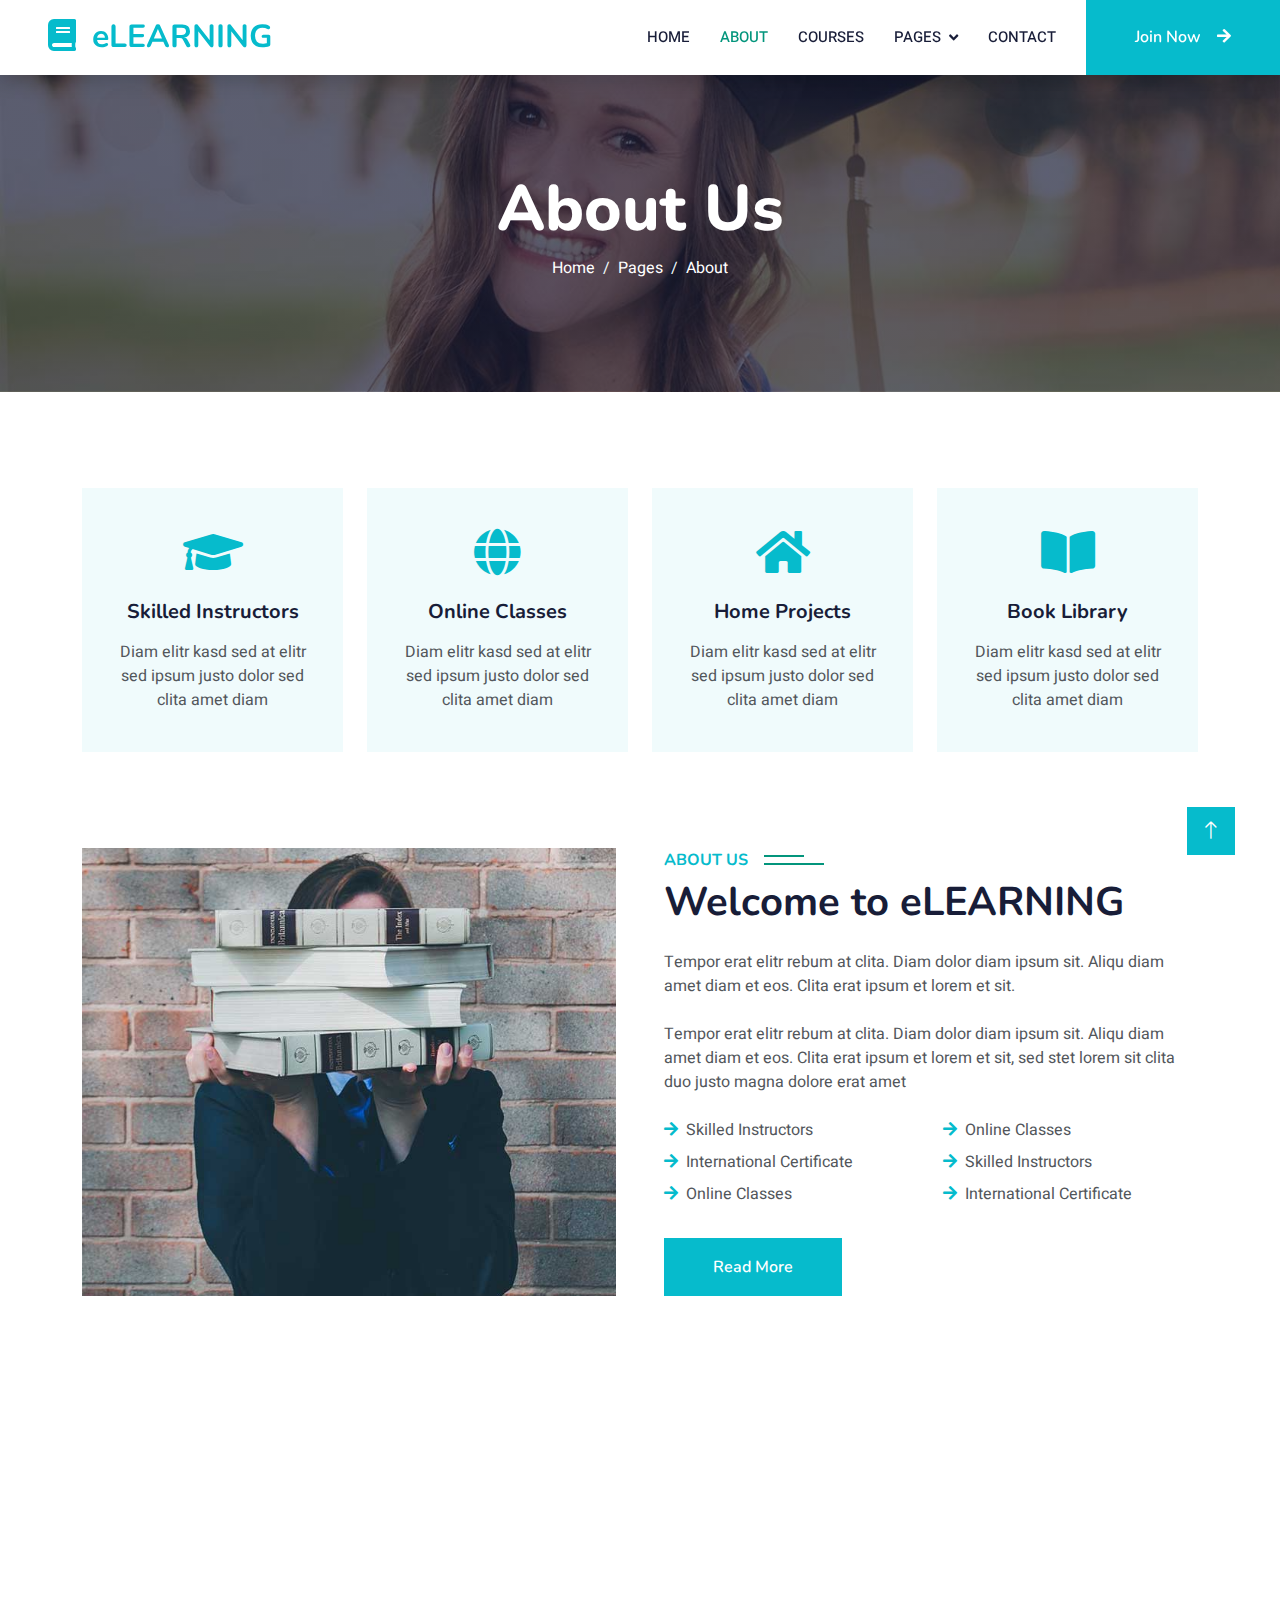
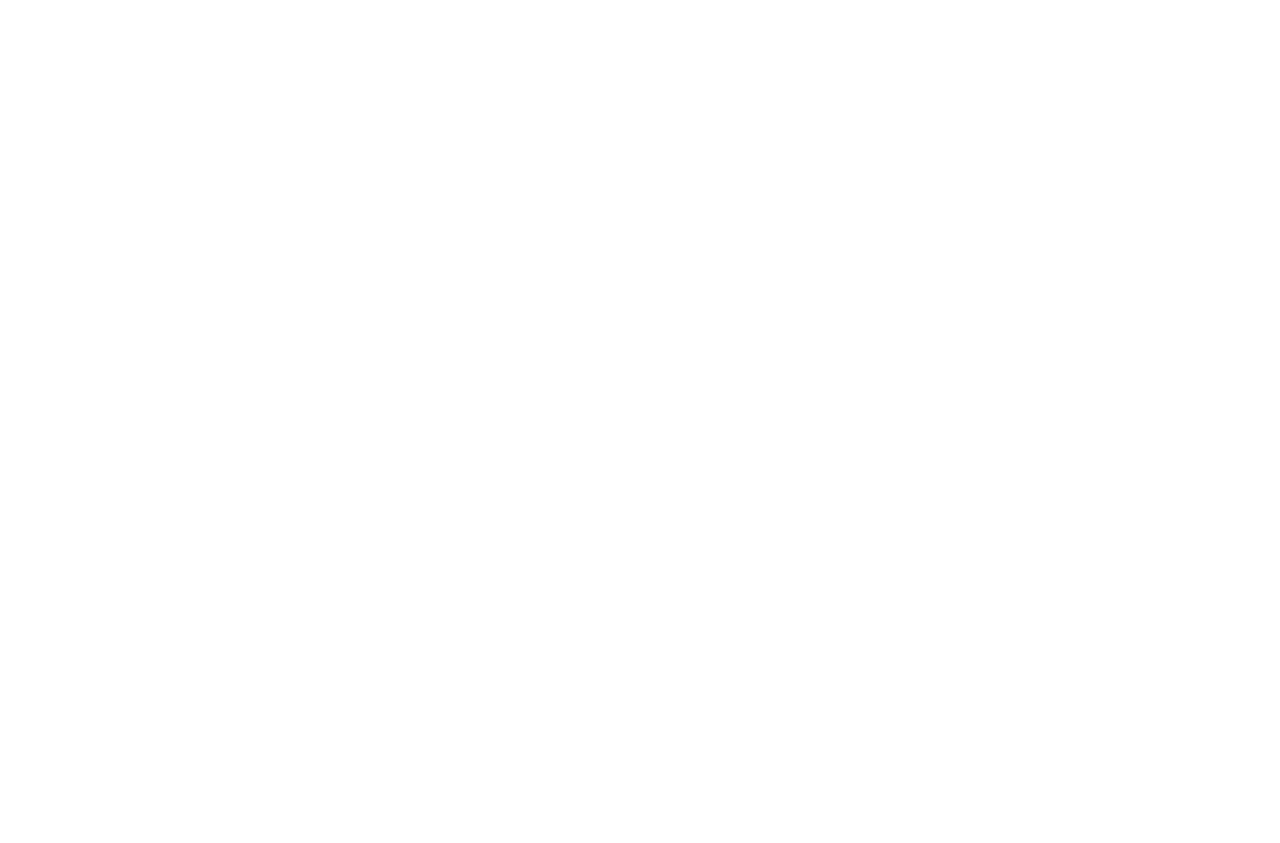
<file: about.html>
<!DOCTYPE html>
<html lang="en">

<head>
    <meta charset="utf-8">
    <title>eLEARNING - eLearning HTML Template</title>
    <meta content="width=device-width, initial-scale=1.0" name="viewport">
    <meta content="" name="keywords">
    <meta content="" name="description">

    <!-- Favicon -->
    <link href="img/favicon.ico" rel="icon">

    <!-- Google Web Fonts -->
    <link rel="preconnect" href="https://fonts.googleapis.com">
    <link rel="preconnect" href="https://fonts.gstatic.com" crossorigin>
    <link href="https://fonts.googleapis.com/css2?family=Heebo:wght@400;500;600&family=Nunito:wght@600;700;800&display=swap" rel="stylesheet">

    <!-- Icon Font Stylesheet -->
    <link href="https://cdnjs.cloudflare.com/ajax/libs/font-awesome/5.10.0/css/all.min.css" rel="stylesheet">
    <link href="https://cdn.jsdelivr.net/npm/bootstrap-icons@1.4.1/font/bootstrap-icons.css" rel="stylesheet">

    <!-- Libraries Stylesheet -->
    <link href="lib/animate/animate.min.css" rel="stylesheet">
    <link href="lib/owlcarousel/assets/owl.carousel.min.css" rel="stylesheet">

    <!-- Customized Bootstrap Stylesheet -->
    <link href="css/bootstrap.min.css" rel="stylesheet">

    <!-- Template Stylesheet -->
    <link href="css/style.css" rel="stylesheet">
</head>

<body>
    <!-- Spinner Start -->
    <div id="spinner" class="show bg-white position-fixed translate-middle w-100 vh-100 top-50 start-50 d-flex align-items-center justify-content-center">
        <div class="spinner-border text-primary" style="width: 3rem; height: 3rem;" role="status">
            <span class="sr-only">Loading...</span>
        </div>
    </div>
    <!-- Spinner End -->


    <!-- Navbar Start -->
    <nav class="navbar navbar-expand-lg bg-white navbar-light shadow sticky-top p-0">
        <a href="index.html" class="navbar-brand d-flex align-items-center px-4 px-lg-5">
            <h2 class="m-0 text-primary"><i class="fa fa-book me-3"></i>eLEARNING</h2>
        </a>
        <button type="button" class="navbar-toggler me-4" data-bs-toggle="collapse" data-bs-target="#navbarCollapse">
            <span class="navbar-toggler-icon"></span>
        </button>
        <div class="collapse navbar-collapse" id="navbarCollapse">
            <div class="navbar-nav ms-auto p-4 p-lg-0">
                <a href="index.html" class="nav-item nav-link">Home</a>
                <a href="about.html" class="nav-item nav-link active">About</a>
                <a href="courses.html" class="nav-item nav-link">Courses</a>
                <div class="nav-item dropdown">
                    <a href="#" class="nav-link dropdown-toggle" data-bs-toggle="dropdown">Pages</a>
                    <div class="dropdown-menu fade-down m-0">
                        <a href="team.html" class="dropdown-item">Our Team</a>
                        <a href="testimonial.html" class="dropdown-item">Testimonial</a>
                        <a href="404.html" class="dropdown-item">404 Page</a>
                    </div>
                </div>
                <a href="contact.html" class="nav-item nav-link">Contact</a>
            </div>
            <a href="" class="btn btn-primary py-4 px-lg-5 d-none d-lg-block">Join Now<i class="fa fa-arrow-right ms-3"></i></a>
        </div>
    </nav>
    <!-- Navbar End -->


    <!-- Header Start -->
    <div class="container-fluid bg-primary py-5 mb-5 page-header">
        <div class="container py-5">
            <div class="row justify-content-center">
                <div class="col-lg-10 text-center">
                    <h1 class="display-3 text-white animated slideInDown">About Us</h1>
                    <nav aria-label="breadcrumb">
                        <ol class="breadcrumb justify-content-center">
                            <li class="breadcrumb-item"><a class="text-white" href="#">Home</a></li>
                            <li class="breadcrumb-item"><a class="text-white" href="#">Pages</a></li>
                            <li class="breadcrumb-item text-white active" aria-current="page">About</li>
                        </ol>
                    </nav>
                </div>
            </div>
        </div>
    </div>
    <!-- Header End -->


    <!-- Service Start -->
    <div class="container-xxl py-5">
        <div class="container">
            <div class="row g-4">
                <div class="col-lg-3 col-sm-6 wow fadeInUp" data-wow-delay="0.1s">
                    <div class="service-item text-center pt-3">
                        <div class="p-4">
                            <i class="fa fa-3x fa-graduation-cap text-primary mb-4"></i>
                            <h5 class="mb-3">Skilled Instructors</h5>
                            <p>Diam elitr kasd sed at elitr sed ipsum justo dolor sed clita amet diam</p>
                        </div>
                    </div>
                </div>
                <div class="col-lg-3 col-sm-6 wow fadeInUp" data-wow-delay="0.3s">
                    <div class="service-item text-center pt-3">
                        <div class="p-4">
                            <i class="fa fa-3x fa-globe text-primary mb-4"></i>
                            <h5 class="mb-3">Online Classes</h5>
                            <p>Diam elitr kasd sed at elitr sed ipsum justo dolor sed clita amet diam</p>
                        </div>
                    </div>
                </div>
                <div class="col-lg-3 col-sm-6 wow fadeInUp" data-wow-delay="0.5s">
                    <div class="service-item text-center pt-3">
                        <div class="p-4">
                            <i class="fa fa-3x fa-home text-primary mb-4"></i>
                            <h5 class="mb-3">Home Projects</h5>
                            <p>Diam elitr kasd sed at elitr sed ipsum justo dolor sed clita amet diam</p>
                        </div>
                    </div>
                </div>
                <div class="col-lg-3 col-sm-6 wow fadeInUp" data-wow-delay="0.7s">
                    <div class="service-item text-center pt-3">
                        <div class="p-4">
                            <i class="fa fa-3x fa-book-open text-primary mb-4"></i>
                            <h5 class="mb-3">Book Library</h5>
                            <p>Diam elitr kasd sed at elitr sed ipsum justo dolor sed clita amet diam</p>
                        </div>
                    </div>
                </div>
            </div>
        </div>
    </div>
    <!-- Service End -->


    <!-- About Start -->
    <div class="container-xxl py-5">
        <div class="container">
            <div class="row g-5">
                <div class="col-lg-6 wow fadeInUp" data-wow-delay="0.1s" style="min-height: 400px;">
                    <div class="position-relative h-100">
                        <img class="img-fluid position-absolute w-100 h-100" src="img/about.jpg" alt="" style="object-fit: cover;">
                    </div>
                </div>
                <div class="col-lg-6 wow fadeInUp" data-wow-delay="0.3s">
                    <h6 class="section-title bg-white text-start text-primary pe-3">About Us</h6>
                    <h1 class="mb-4">Welcome to eLEARNING</h1>
                    <p class="mb-4">Tempor erat elitr rebum at clita. Diam dolor diam ipsum sit. Aliqu diam amet diam et eos. Clita erat ipsum et lorem et sit.</p>
                    <p class="mb-4">Tempor erat elitr rebum at clita. Diam dolor diam ipsum sit. Aliqu diam amet diam et eos. Clita erat ipsum et lorem et sit, sed stet lorem sit clita duo justo magna dolore erat amet</p>
                    <div class="row gy-2 gx-4 mb-4">
                        <div class="col-sm-6">
                            <p class="mb-0"><i class="fa fa-arrow-right text-primary me-2"></i>Skilled Instructors</p>
                        </div>
                        <div class="col-sm-6">
                            <p class="mb-0"><i class="fa fa-arrow-right text-primary me-2"></i>Online Classes</p>
                        </div>
                        <div class="col-sm-6">
                            <p class="mb-0"><i class="fa fa-arrow-right text-primary me-2"></i>International Certificate</p>
                        </div>
                        <div class="col-sm-6">
                            <p class="mb-0"><i class="fa fa-arrow-right text-primary me-2"></i>Skilled Instructors</p>
                        </div>
                        <div class="col-sm-6">
                            <p class="mb-0"><i class="fa fa-arrow-right text-primary me-2"></i>Online Classes</p>
                        </div>
                        <div class="col-sm-6">
                            <p class="mb-0"><i class="fa fa-arrow-right text-primary me-2"></i>International Certificate</p>
                        </div>
                    </div>
                    <a class="btn btn-primary py-3 px-5 mt-2" href="">Read More</a>
                </div>
            </div>
        </div>
    </div>
    <!-- About End -->


    <!-- Team Start -->
    <div class="container-xxl py-5">
        <div class="container">
            <div class="text-center wow fadeInUp" data-wow-delay="0.1s">
                <h6 class="section-title bg-white text-center text-primary px-3">Instructors</h6>
                <h1 class="mb-5">Expert Instructors</h1>
            </div>
            <div class="row g-4">
                <div class="col-lg-3 col-md-6 wow fadeInUp" data-wow-delay="0.1s">
                    <div class="team-item bg-light">
                        <div class="overflow-hidden">
                            <img class="img-fluid" src="img/team-1.jpg" alt="">
                        </div>
                        <div class="position-relative d-flex justify-content-center" style="margin-top: -23px;">
                            <div class="bg-light d-flex justify-content-center pt-2 px-1">
                                <a class="btn btn-sm-square btn-primary mx-1" href=""><i class="fab fa-facebook-f"></i></a>
                                <a class="btn btn-sm-square btn-primary mx-1" href=""><i class="fab fa-twitter"></i></a>
                                <a class="btn btn-sm-square btn-primary mx-1" href=""><i class="fab fa-instagram"></i></a>
                            </div>
                        </div>
                        <div class="text-center p-4">
                            <h5 class="mb-0">Instructor Name</h5>
                            <small>Designation</small>
                        </div>
                    </div>
                </div>
                <div class="col-lg-3 col-md-6 wow fadeInUp" data-wow-delay="0.3s">
                    <div class="team-item bg-light">
                        <div class="overflow-hidden">
                            <img class="img-fluid" src="img/team-2.jpg" alt="">
                        </div>
                        <div class="position-relative d-flex justify-content-center" style="margin-top: -23px;">
                            <div class="bg-light d-flex justify-content-center pt-2 px-1">
                                <a class="btn btn-sm-square btn-primary mx-1" href=""><i class="fab fa-facebook-f"></i></a>
                                <a class="btn btn-sm-square btn-primary mx-1" href=""><i class="fab fa-twitter"></i></a>
                                <a class="btn btn-sm-square btn-primary mx-1" href=""><i class="fab fa-instagram"></i></a>
                            </div>
                        </div>
                        <div class="text-center p-4">
                            <h5 class="mb-0">Instructor Name</h5>
                            <small>Designation</small>
                        </div>
                    </div>
                </div>
                <div class="col-lg-3 col-md-6 wow fadeInUp" data-wow-delay="0.5s">
                    <div class="team-item bg-light">
                        <div class="overflow-hidden">
                            <img class="img-fluid" src="img/team-3.jpg" alt="">
                        </div>
                        <div class="position-relative d-flex justify-content-center" style="margin-top: -23px;">
                            <div class="bg-light d-flex justify-content-center pt-2 px-1">
                                <a class="btn btn-sm-square btn-primary mx-1" href=""><i class="fab fa-facebook-f"></i></a>
                                <a class="btn btn-sm-square btn-primary mx-1" href=""><i class="fab fa-twitter"></i></a>
                                <a class="btn btn-sm-square btn-primary mx-1" href=""><i class="fab fa-instagram"></i></a>
                            </div>
                        </div>
                        <div class="text-center p-4">
                            <h5 class="mb-0">Instructor Name</h5>
                            <small>Designation</small>
                        </div>
                    </div>
                </div>
                <div class="col-lg-3 col-md-6 wow fadeInUp" data-wow-delay="0.7s">
                    <div class="team-item bg-light">
                        <div class="overflow-hidden">
                            <img class="img-fluid" src="img/team-4.jpg" alt="">
                        </div>
                        <div class="position-relative d-flex justify-content-center" style="margin-top: -23px;">
                            <div class="bg-light d-flex justify-content-center pt-2 px-1">
                                <a class="btn btn-sm-square btn-primary mx-1" href=""><i class="fab fa-facebook-f"></i></a>
                                <a class="btn btn-sm-square btn-primary mx-1" href=""><i class="fab fa-twitter"></i></a>
                                <a class="btn btn-sm-square btn-primary mx-1" href=""><i class="fab fa-instagram"></i></a>
                            </div>
                        </div>
                        <div class="text-center p-4">
                            <h5 class="mb-0">Instructor Name</h5>
                            <small>Designation</small>
                        </div>
                    </div>
                </div>
            </div>
        </div>
    </div>
    <!-- Team End -->
        

    <!-- Footer Start -->
    <div class="container-fluid bg-dark text-light footer pt-5 mt-5 wow fadeIn" data-wow-delay="0.1s">
        <div class="container py-5">
            <div class="row g-5">
                <div class="col-lg-3 col-md-6">
                    <h4 class="text-white mb-3">Quick Link</h4>
                    <a class="btn btn-link" href="">About Us</a>
                    <a class="btn btn-link" href="">Contact Us</a>
                    <a class="btn btn-link" href="">Privacy Policy</a>
                    <a class="btn btn-link" href="">Terms & Condition</a>
                    <a class="btn btn-link" href="">FAQs & Help</a>
                </div>
                <div class="col-lg-3 col-md-6">
                    <h4 class="text-white mb-3">Contact</h4>
                    <p class="mb-2"><i class="fa fa-map-marker-alt me-3"></i>123 Street, New York, USA</p>
                    <p class="mb-2"><i class="fa fa-phone-alt me-3"></i>+012 345 67890</p>
                    <p class="mb-2"><i class="fa fa-envelope me-3"></i>info@example.com</p>
                    <div class="d-flex pt-2">
                        <a class="btn btn-outline-light btn-social" href=""><i class="fab fa-twitter"></i></a>
                        <a class="btn btn-outline-light btn-social" href=""><i class="fab fa-facebook-f"></i></a>
                        <a class="btn btn-outline-light btn-social" href=""><i class="fab fa-youtube"></i></a>
                        <a class="btn btn-outline-light btn-social" href=""><i class="fab fa-linkedin-in"></i></a>
                    </div>
                </div>
                <div class="col-lg-3 col-md-6">
                    <h4 class="text-white mb-3">Gallery</h4>
                    <div class="row g-2 pt-2">
                        <div class="col-4">
                            <img class="img-fluid bg-light p-1" src="img/course-1.jpg" alt="">
                        </div>
                        <div class="col-4">
                            <img class="img-fluid bg-light p-1" src="img/course-2.jpg" alt="">
                        </div>
                        <div class="col-4">
                            <img class="img-fluid bg-light p-1" src="img/course-3.jpg" alt="">
                        </div>
                        <div class="col-4">
                            <img class="img-fluid bg-light p-1" src="img/course-2.jpg" alt="">
                        </div>
                        <div class="col-4">
                            <img class="img-fluid bg-light p-1" src="img/course-3.jpg" alt="">
                        </div>
                        <div class="col-4">
                            <img class="img-fluid bg-light p-1" src="img/course-1.jpg" alt="">
                        </div>
                    </div>
                </div>
                <div class="col-lg-3 col-md-6">
                    <h4 class="text-white mb-3">Newsletter</h4>
                    <p>Dolor amet sit justo amet elitr clita ipsum elitr est.</p>
                    <div class="position-relative mx-auto" style="max-width: 400px;">
                        <input class="form-control border-0 w-100 py-3 ps-4 pe-5" type="text" placeholder="Your email">
                        <button type="button" class="btn btn-primary py-2 position-absolute top-0 end-0 mt-2 me-2">SignUp</button>
                    </div>
                </div>
            </div>
        </div>
        <div class="container">
            <div class="copyright">
                <div class="row">
                    <div class="col-md-6 text-center text-md-start mb-3 mb-md-0">
                        &copy; <a class="border-bottom" href="#">Your Site Name</a>, All Right Reserved.

                        <!--/*** This template is free as long as you keep the footer author’s credit link/attribution link/backlink. If you'd like to use the template without the footer author’s credit link/attribution link/backlink, you can purchase the Credit Removal License from "https://htmlcodex.com/credit-removal". Thank you for your support. ***/-->
                        Designed By <a class="border-bottom" href="https://htmlcodex.com">HTML Codex</a><br><br>
                        Distributed By <a class="border-bottom" href="https://themewagon.com">ThemeWagon</a>
                    </div>
                    <div class="col-md-6 text-center text-md-end">
                        <div class="footer-menu">
                            <a href="">Home</a>
                            <a href="">Cookies</a>
                            <a href="">Help</a>
                            <a href="">FQAs</a>
                        </div>
                    </div>
                </div>
            </div>
        </div>
    </div>
    <!-- Footer End -->


    <!-- Back to Top -->
    <a href="#" class="btn btn-lg btn-primary btn-lg-square back-to-top"><i class="bi bi-arrow-up"></i></a>


    <!-- JavaScript Libraries -->
    <script src="https://code.jquery.com/jquery-3.4.1.min.js"></script>
    <script src="https://cdn.jsdelivr.net/npm/bootstrap@5.0.0/dist/js/bootstrap.bundle.min.js"></script>
    <script src="lib/wow/wow.min.js"></script>
    <script src="lib/easing/easing.min.js"></script>
    <script src="lib/waypoints/waypoints.min.js"></script>
    <script src="lib/owlcarousel/owl.carousel.min.js"></script>

    <!-- Template Javascript -->
    <script src="js/main.js"></script>
</body>

</html>
</file>
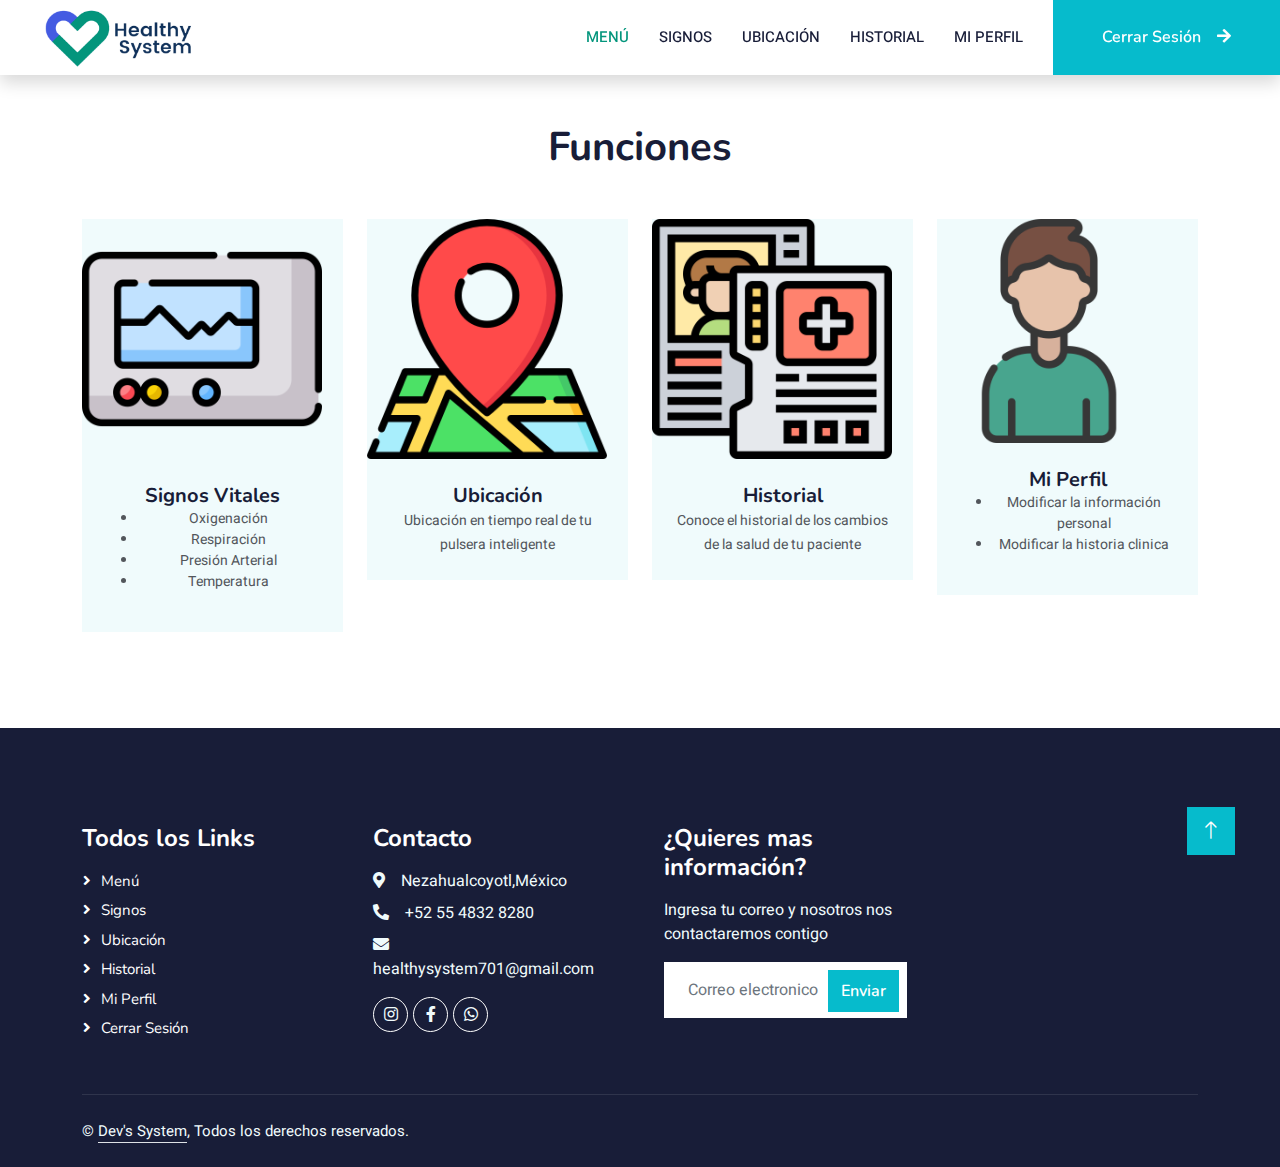
<file: Bienvenidos.html>
<!DOCTYPE html>
<html lang="es">

<head>
    <meta charset="utf-8">
    <title>Bienvenidos| Healthy System</title>
    <meta content="width=device-width, initial-scale=1.0" name="viewport">
    <meta content="" name="keywords">
    <meta content="" name="description">

    <!-- Favicon -->
    <link href="img/favicon.ico" rel="icon">

    <!-- Google Web Fonts -->
    <link rel="preconnect" href="https://fonts.googleapis.com">
    <link rel="preconnect" href="https://fonts.gstatic.com" crossorigin>
    <link href="https://fonts.googleapis.com/css2?family=Heebo:wght@400;500;600&family=Nunito:wght@600;700;800&display=swap" rel="stylesheet">

    <!-- Icon Font Stylesheet -->
    <link href="https://cdnjs.cloudflare.com/ajax/libs/font-awesome/5.10.0/css/all.min.css" rel="stylesheet">
    <link href="https://cdn.jsdelivr.net/npm/bootstrap-icons@1.4.1/font/bootstrap-icons.css" rel="stylesheet">

    <!-- Libraries Stylesheet -->
    <link href="lib/animate/animate.min.css" rel="stylesheet">
    <link href="lib/owlcarousel/assets/owl.carousel.min.css" rel="stylesheet">

    <!-- Customized Bootstrap Stylesheet -->
    <link href="css/bootstrap.min.css" rel="stylesheet">

    <!-- Template Stylesheet -->
    <link href="css/style.css" rel="stylesheet">
</head>

<body>
    <!-- Spinner Start -->
    <div id="spinner" class="show bg-white position-fixed translate-middle w-100 vh-100 top-50 start-50 d-flex align-items-center justify-content-center">
        <div class="spinner-border text-primary" style="width: 3rem; height: 3rem;" role="status">
            <span class="sr-only">Cargando...</span>
        </div>
    </div>
    <!-- Spinner End -->


    <!-- Navbar Start -->
    <nav  class="navbar navbar-expand-lg bg-white navbar-light shadow sticky-top p-0">
        <img class="img-fluid" style="margin-left: 3%; width: 10rem;" src="img/HealthySystemLogo.png" alt="">
        <a href="index.html" class="navbar-brand d-flex align-items-center px-4 px-lg-5">
            
            <!-- <h2 class="m-0 text-primary"><i class="fa fa-book me-3"></i>HealthySystem</h2> -->
            
        </a>
        <button type="button" class="navbar-toggler me-4" data-bs-toggle="collapse" data-bs-target="#navbarCollapse">
            <span class="navbar-toggler-icon"></span>
        </button>
        <div class="collapse navbar-collapse" id="navbarCollapse">
            <div class="navbar-nav ms-auto p-4 p-lg-0">
                <a href="Bienvenidos.html" class="nav-item nav-link active">Menú</a>
                <a href="Signos.html" class="nav-item nav-link">Signos</a>
                <a href="Ubicacion.html" class="nav-item nav-link">Ubicación</a>
                <a href="Historial.html" class="nav-item nav-link">Historial</a>
                <a href="MiPerfil.html" class="nav-item nav-link">Mi Perfil</a>                    
            </div>
            <a href="iniciarSesion.html" class="btn btn-primary py-4 px-lg-5 d-none d-lg-block">Cerrar Sesión<i class="fa fa-arrow-right ms-3"></i></a>
        </div>
    </nav>
    <!-- Navbar End -->
    <div class="container-xxl py-5">
        <div class="container">
            <div class="text-center wow fadeInUp" data-wow-delay="0.1s">
                <h1 class="mb-5">Funciones</h1>
            </div>
            <div class="row g-4">
                <div class="col-lg-3 col-md-6 wow fadeInUp" data-wow-delay="0.1s">
                    <div class="team-item bg-light">
                        <div class="overflow-hidden">
                            <a href="Signos.html"><img style="width: 15rem;" src="img/signos.png" alt=""></a>
                        </div>
                        <div class="position-relative d-flex justify-content-center" style="margin-top: -23px;">
                        </div>
                        <div class="text-center p-4"><br>
                            <h5 class="mb-0">Signos Vitales</h5>
                            <small>
                                <ul>
                                    <li>
                                        Oxigenación
                                    </li>
                                    <li>
                                        Respiración
                                    </li>
                                    <li>
                                        Presión Arterial
                                    </li>
                                    <li>
                                        Temperatura
                                    </li>
                                </ul>
                            </small>
                        </div>
                    </div>
                </div>
                <div class="col-lg-3 col-md-6 wow fadeInUp" data-wow-delay="0.2s">
                    <div class="team-item bg-light" >
                        <div class="overflow-hidden">
                            <a href="Ubicacion.html"><img style="width: 15rem;" src="img/ubi.png" alt=""></a>
                        </div>
                        <div class="position-relative d-flex justify-content-center" style="margin-top: -23px;">
                        </div>
                        <div class="text-center p-4"><br>
                            <h5 class="mb-0">Ubicación</h5>
                            <small>
                                Ubicación en tiempo real de tu pulsera inteligente
                            </small>
                        </div>
                    </div>
                </div>
                <div class="col-lg-3 col-md-6 wow fadeInUp" data-wow-delay="0.3s">
                    <div class="team-item bg-light">
                        <div class="overflow-hidden">
                            <a href="Historial.html"><img style="width: 15rem;" src="img/histo.png" alt=""></a>
                        </div>
                        <div class="position-relative d-flex justify-content-center" style="margin-top: -23px;">
                        </div>
                        <div class="text-center p-4"><br>
                            <h5 class="mb-0">Historial</h5>
                            <small>
                                Conoce el historial de los cambios de la salud de tu paciente                                                                
                            </small>
                        </div>
                    </div>
                </div>
                <div class="col-lg-3 col-md-6 wow fadeInUp" data-wow-delay="0.4s">
                    <div class="team-item bg-light">
                        <div class="overflow-hidden">
                            <a href="MiPerfil.html"><img style="width: 14rem;" src="img/perfil.png" alt=""></a>                           
                        </div>
                        <div class="position-relative d-flex justify-content-center" style="margin-top: -23px;">
                        </div>
                        <div class="text-center p-4"><br>
                            <h5 class="mb-0">Mi Perfil</h5>
                            <small>
                                <ul>
                                    <li>
                                        Modificar la información personal
                                    </li>
                                    <li>
                                        Modificar la historia clinica
                                    </li>
                                </ul>
                            </small>
                        </div>
                    </div>
                </div>
                
            </div>
        </div>
    </div>
    <!-- Team End -->
        

    <!-- Footer Start -->
    <div class="container-fluid bg-dark text-light footer pt-5 mt-5 wow fadeIn" data-wow-delay="0.1s">
        <div class="container py-5">
            <div class="row g-5">
                <div class="col-lg-3 col-md-6">
                    <h4 class="text-white mb-3">Todos los Links</h4>
                    

                <a class="btn btn-link" href="Bienvenidos.html">Menú</a>
                <a class="btn btn-link" href="Signos.html">Signos</a>
                <a class="btn btn-link" href="Ubicacion.html">Ubicación</a>
                <a class="btn btn-link" href="Historial.html">Historial</a>
                <a class="btn btn-link" href="Mi Perfil.html">Mi Perfil</a>  
                <a class="btn btn-link" href="index.html">Cerrar Sesión</a> 
                </div>

                <div class="col-lg-3 col-md-6">
                    <h4 class="text-white mb-3">Contacto</h4>
                    <p class="mb-2"><i class="fa fa-map-marker-alt me-3"></i>Nezahualcoyotl,México</p>
                    <p class="mb-2"><i class="fa fa-phone-alt me-3"></i>+52 55 4832 8280</p>
                    <p class="mb-2"><i class="fa fa-envelope me-3"></i>healthysystem701@gmail.com</p>
                    <div class="d-flex pt-2">
                        <a class="btn btn-outline-light btn-social" href="https://www.instagram.com/healthysystem2022"><i class="fab fa-instagram"></i></a>
                        <a class="btn btn-outline-light btn-social" href="https://www.facebook.com/Healthy-System-101064482569848"><i class="fab fa-facebook-f"></i></a>
                        <a class="btn btn-outline-light btn-social" href="https://api.whatsapp.com/send?phone=+5215548328280"><i class="fab fa-whatsapp"></i></a>
                        
                    </div>
                </div>
                
                <div class="col-lg-3 col-md-6">
                    <h4 class="text-white mb-3">¿Quieres mas información?</h4>
                    <p>Ingresa tu correo y nosotros nos contactaremos contigo</p>
                    <div class="position-relative mx-auto" style="max-width: 400px;">
                        <input class="form-control border-0 w-100 py-3 ps-4 pe-5" type="text" placeholder="Correo electronico">
                        <button type="button" class="btn btn-primary py-2 position-absolute top-0 end-0 mt-2 me-2">Enviar</button>
                    </div>
                </div>
            </div>
        </div>
        <div class="container">
            <div class="copyright">
                <div class="row">
                    <div class="col-md-6 text-center text-md-start mb-3 mb-md-0">
                        &copy; <a class="border-bottom" href="#">Dev's System</a>, Todos los derechos reservados.

                        <!--/*** This template is free as long as you keep the footer author’s credit link/attribution link/backlink. If you'd like to use the template without the footer author’s credit link/attribution link/backlink, you can purchase the Credit Removal License from "https://htmlcodex.com/credit-removal". Thank you for your support. ***/-->
                        
                        
                    </div>
                    
                </div>
            </div>
        </div>
    </div>
    <!-- Footer End -->


    <!-- Back to Top -->
    <a href="#" class="btn btn-lg btn-primary btn-lg-square back-to-top"><i class="bi bi-arrow-up"></i></a>


    <!-- JavaScript Libraries -->
    <script src="https://code.jquery.com/jquery-3.4.1.min.js"></script>
    <script src="https://cdn.jsdelivr.net/npm/bootstrap@5.0.0/dist/js/bootstrap.bundle.min.js"></script>
    <script src="lib/wow/wow.min.js"></script>
    <script src="lib/easing/easing.min.js"></script>
    <script src="lib/waypoints/waypoints.min.js"></script>
    <script src="lib/owlcarousel/owl.carousel.min.js"></script>

    <!-- Template Javascript -->
    <script src="js/main.js"></script>
</body>

</html>
</file>
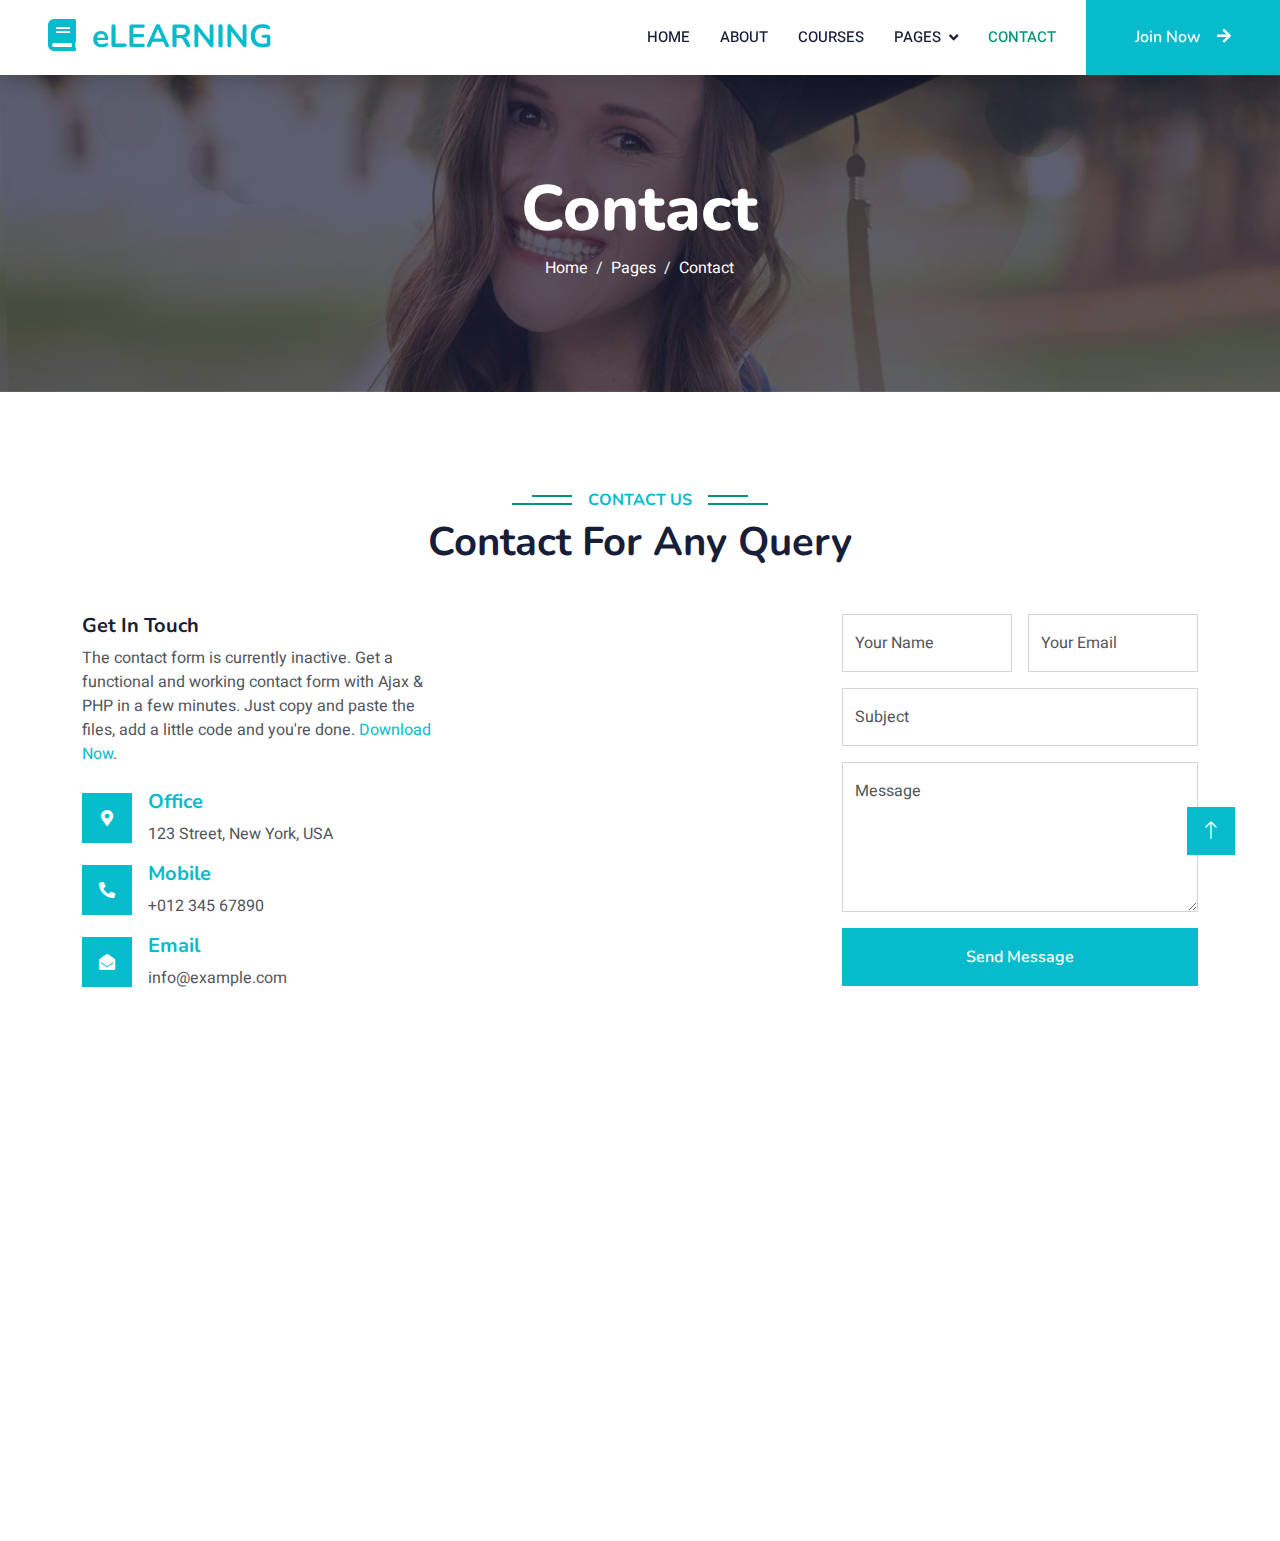
<file: contact.html>
<!DOCTYPE html>
<html lang="en">

<head>
    <meta charset="utf-8">
    <title>eLEARNING - eLearning HTML Template</title>
    <meta content="width=device-width, initial-scale=1.0" name="viewport">
    <meta content="" name="keywords">
    <meta content="" name="description">

    <!-- Favicon -->
    <link href="img/favicon.ico" rel="icon">

    <!-- Google Web Fonts -->
    <link rel="preconnect" href="https://fonts.googleapis.com">
    <link rel="preconnect" href="https://fonts.gstatic.com" crossorigin>
    <link href="https://fonts.googleapis.com/css2?family=Heebo:wght@400;500;600&family=Nunito:wght@600;700;800&display=swap" rel="stylesheet">

    <!-- Icon Font Stylesheet -->
    <link href="https://cdnjs.cloudflare.com/ajax/libs/font-awesome/5.10.0/css/all.min.css" rel="stylesheet">
    <link href="https://cdn.jsdelivr.net/npm/bootstrap-icons@1.4.1/font/bootstrap-icons.css" rel="stylesheet">

    <!-- Libraries Stylesheet -->
    <link href="lib/animate/animate.min.css" rel="stylesheet">
    <link href="lib/owlcarousel/assets/owl.carousel.min.css" rel="stylesheet">

    <!-- Customized Bootstrap Stylesheet -->
    <link href="css/bootstrap.min.css" rel="stylesheet">

    <!-- Template Stylesheet -->
    <link href="css/style.css" rel="stylesheet">
</head>

<body>
    <!-- Spinner Start -->
    <div id="spinner" class="show bg-white position-fixed translate-middle w-100 vh-100 top-50 start-50 d-flex align-items-center justify-content-center">
        <div class="spinner-border text-primary" style="width: 3rem; height: 3rem;" role="status">
            <span class="sr-only">Loading...</span>
        </div>
    </div>
    <!-- Spinner End -->


    <!-- Navbar Start -->
    <nav class="navbar navbar-expand-lg bg-white navbar-light shadow sticky-top p-0">
        <a href="index.html" class="navbar-brand d-flex align-items-center px-4 px-lg-5">
            <h2 class="m-0 text-primary"><i class="fa fa-book me-3"></i>eLEARNING</h2>
        </a>
        <button type="button" class="navbar-toggler me-4" data-bs-toggle="collapse" data-bs-target="#navbarCollapse">
            <span class="navbar-toggler-icon"></span>
        </button>
        <div class="collapse navbar-collapse" id="navbarCollapse">
            <div class="navbar-nav ms-auto p-4 p-lg-0">
                <a href="index.html" class="nav-item nav-link">Home</a>
                <a href="about.html" class="nav-item nav-link">About</a>
                <a href="courses.html" class="nav-item nav-link">Courses</a>
                <div class="nav-item dropdown">
                    <a href="#" class="nav-link dropdown-toggle" data-bs-toggle="dropdown">Pages</a>
                    <div class="dropdown-menu fade-down m-0">
                        <a href="team.html" class="dropdown-item">Our Team</a>
                        <a href="testimonial.html" class="dropdown-item">Testimonial</a>
                        <a href="404.html" class="dropdown-item">404 Page</a>
                    </div>
                </div>
                <a href="contact.html" class="nav-item nav-link active">Contact</a>
            </div>
            <a href="" class="btn btn-primary py-4 px-lg-5 d-none d-lg-block">Join Now<i class="fa fa-arrow-right ms-3"></i></a>
        </div>
    </nav>
    <!-- Navbar End -->


    <!-- Header Start -->
    <div class="container-fluid bg-primary py-5 mb-5 page-header">
        <div class="container py-5">
            <div class="row justify-content-center">
                <div class="col-lg-10 text-center">
                    <h1 class="display-3 text-white animated slideInDown">Contact</h1>
                    <nav aria-label="breadcrumb">
                        <ol class="breadcrumb justify-content-center">
                            <li class="breadcrumb-item"><a class="text-white" href="#">Home</a></li>
                            <li class="breadcrumb-item"><a class="text-white" href="#">Pages</a></li>
                            <li class="breadcrumb-item text-white active" aria-current="page">Contact</li>
                        </ol>
                    </nav>
                </div>
            </div>
        </div>
    </div>
    <!-- Header End -->


    <!-- Contact Start -->
    <div class="container-xxl py-5">
        <div class="container">
            <div class="text-center wow fadeInUp" data-wow-delay="0.1s">
                <h6 class="section-title bg-white text-center text-primary px-3">Contact Us</h6>
                <h1 class="mb-5">Contact For Any Query</h1>
            </div>
            <div class="row g-4">
                <div class="col-lg-4 col-md-6 wow fadeInUp" data-wow-delay="0.1s">
                    <h5>Get In Touch</h5>
                    <p class="mb-4">The contact form is currently inactive. Get a functional and working contact form with Ajax & PHP in a few minutes. Just copy and paste the files, add a little code and you're done. <a href="https://htmlcodex.com/contact-form">Download Now</a>.</p>
                    <div class="d-flex align-items-center mb-3">
                        <div class="d-flex align-items-center justify-content-center flex-shrink-0 bg-primary" style="width: 50px; height: 50px;">
                            <i class="fa fa-map-marker-alt text-white"></i>
                        </div>
                        <div class="ms-3">
                            <h5 class="text-primary">Office</h5>
                            <p class="mb-0">123 Street, New York, USA</p>
                        </div>
                    </div>
                    <div class="d-flex align-items-center mb-3">
                        <div class="d-flex align-items-center justify-content-center flex-shrink-0 bg-primary" style="width: 50px; height: 50px;">
                            <i class="fa fa-phone-alt text-white"></i>
                        </div>
                        <div class="ms-3">
                            <h5 class="text-primary">Mobile</h5>
                            <p class="mb-0">+012 345 67890</p>
                        </div>
                    </div>
                    <div class="d-flex align-items-center">
                        <div class="d-flex align-items-center justify-content-center flex-shrink-0 bg-primary" style="width: 50px; height: 50px;">
                            <i class="fa fa-envelope-open text-white"></i>
                        </div>
                        <div class="ms-3">
                            <h5 class="text-primary">Email</h5>
                            <p class="mb-0">info@example.com</p>
                        </div>
                    </div>
                </div>
                <div class="col-lg-4 col-md-6 wow fadeInUp" data-wow-delay="0.3s">
                    <iframe class="position-relative rounded w-100 h-100"
                        src="https://www.google.com/maps/embed?pb=!1m18!1m12!1m3!1d3001156.4288297426!2d-78.01371936852176!3d42.72876761954724!2m3!1f0!2f0!3f0!3m2!1i1024!2i768!4f13.1!3m3!1m2!1s0x4ccc4bf0f123a5a9%3A0xddcfc6c1de189567!2sNew%20York%2C%20USA!5e0!3m2!1sen!2sbd!4v1603794290143!5m2!1sen!2sbd"
                        frameborder="0" style="min-height: 300px; border:0;" allowfullscreen="" aria-hidden="false"
                        tabindex="0"></iframe>
                </div>
                <div class="col-lg-4 col-md-12 wow fadeInUp" data-wow-delay="0.5s">
                    <form>
                        <div class="row g-3">
                            <div class="col-md-6">
                                <div class="form-floating">
                                    <input type="text" class="form-control" id="name" placeholder="Your Name">
                                    <label for="name">Your Name</label>
                                </div>
                            </div>
                            <div class="col-md-6">
                                <div class="form-floating">
                                    <input type="email" class="form-control" id="email" placeholder="Your Email">
                                    <label for="email">Your Email</label>
                                </div>
                            </div>
                            <div class="col-12">
                                <div class="form-floating">
                                    <input type="text" class="form-control" id="subject" placeholder="Subject">
                                    <label for="subject">Subject</label>
                                </div>
                            </div>
                            <div class="col-12">
                                <div class="form-floating">
                                    <textarea class="form-control" placeholder="Leave a message here" id="message" style="height: 150px"></textarea>
                                    <label for="message">Message</label>
                                </div>
                            </div>
                            <div class="col-12">
                                <button class="btn btn-primary w-100 py-3" type="submit">Send Message</button>
                            </div>
                        </div>
                    </form>
                </div>
            </div>
        </div>
    </div>
    <!-- Contact End -->


    <!-- Footer Start -->
    <div class="container-fluid bg-dark text-light footer pt-5 mt-5 wow fadeIn" data-wow-delay="0.1s">
        <div class="container py-5">
            <div class="row g-5">
                <div class="col-lg-3 col-md-6">
                    <h4 class="text-white mb-3">Quick Link</h4>
                    <a class="btn btn-link" href="">About Us</a>
                    <a class="btn btn-link" href="">Contact Us</a>
                    <a class="btn btn-link" href="">Privacy Policy</a>
                    <a class="btn btn-link" href="">Terms & Condition</a>
                    <a class="btn btn-link" href="">FAQs & Help</a>
                </div>
                <div class="col-lg-3 col-md-6">
                    <h4 class="text-white mb-3">Contact</h4>
                    <p class="mb-2"><i class="fa fa-map-marker-alt me-3"></i>123 Street, New York, USA</p>
                    <p class="mb-2"><i class="fa fa-phone-alt me-3"></i>+012 345 67890</p>
                    <p class="mb-2"><i class="fa fa-envelope me-3"></i>info@example.com</p>
                    <div class="d-flex pt-2">
                        <a class="btn btn-outline-light btn-social" href=""><i class="fab fa-twitter"></i></a>
                        <a class="btn btn-outline-light btn-social" href=""><i class="fab fa-facebook-f"></i></a>
                        <a class="btn btn-outline-light btn-social" href=""><i class="fab fa-youtube"></i></a>
                        <a class="btn btn-outline-light btn-social" href=""><i class="fab fa-linkedin-in"></i></a>
                    </div>
                </div>
                <div class="col-lg-3 col-md-6">
                    <h4 class="text-white mb-3">Gallery</h4>
                    <div class="row g-2 pt-2">
                        <div class="col-4">
                            <img class="img-fluid bg-light p-1" src="img/course-1.jpg" alt="">
                        </div>
                        <div class="col-4">
                            <img class="img-fluid bg-light p-1" src="img/course-2.jpg" alt="">
                        </div>
                        <div class="col-4">
                            <img class="img-fluid bg-light p-1" src="img/course-3.jpg" alt="">
                        </div>
                        <div class="col-4">
                            <img class="img-fluid bg-light p-1" src="img/course-2.jpg" alt="">
                        </div>
                        <div class="col-4">
                            <img class="img-fluid bg-light p-1" src="img/course-3.jpg" alt="">
                        </div>
                        <div class="col-4">
                            <img class="img-fluid bg-light p-1" src="img/course-1.jpg" alt="">
                        </div>
                    </div>
                </div>
                <div class="col-lg-3 col-md-6">
                    <h4 class="text-white mb-3">Newsletter</h4>
                    <p>Dolor amet sit justo amet elitr clita ipsum elitr est.</p>
                    <div class="position-relative mx-auto" style="max-width: 400px;">
                        <input class="form-control border-0 w-100 py-3 ps-4 pe-5" type="text" placeholder="Your email">
                        <button type="button" class="btn btn-primary py-2 position-absolute top-0 end-0 mt-2 me-2">SignUp</button>
                    </div>
                </div>
            </div>
        </div>
        <div class="container">
            <div class="copyright">
                <div class="row">
                    <div class="col-md-6 text-center text-md-start mb-3 mb-md-0">
                        &copy; <a class="border-bottom" href="#">Your Site Name</a>, All Right Reserved.

                        <!--/*** This template is free as long as you keep the footer author’s credit link/attribution link/backlink. If you'd like to use the template without the footer author’s credit link/attribution link/backlink, you can purchase the Credit Removal License from "https://htmlcodex.com/credit-removal". Thank you for your support. ***/-->
                        Designed By <a class="border-bottom" href="https://htmlcodex.com">HTML Codex</a><br><br>
                        Distributed By <a class="border-bottom" href="https://themewagon.com">ThemeWagon</a>
                    </div>
                    <div class="col-md-6 text-center text-md-end">
                        <div class="footer-menu">
                            <a href="">Home</a>
                            <a href="">Cookies</a>
                            <a href="">Help</a>
                            <a href="">FQAs</a>
                        </div>
                    </div>
                </div>
            </div>
        </div>
    </div>
    <!-- Footer End -->


    <!-- Back to Top -->
    <a href="#" class="btn btn-lg btn-primary btn-lg-square back-to-top"><i class="bi bi-arrow-up"></i></a>


    <!-- JavaScript Libraries -->
    <script src="https://code.jquery.com/jquery-3.4.1.min.js"></script>
    <script src="https://cdn.jsdelivr.net/npm/bootstrap@5.0.0/dist/js/bootstrap.bundle.min.js"></script>
    <script src="lib/wow/wow.min.js"></script>
    <script src="lib/easing/easing.min.js"></script>
    <script src="lib/waypoints/waypoints.min.js"></script>
    <script src="lib/owlcarousel/owl.carousel.min.js"></script>

    <!-- Template Javascript -->
    <script src="js/main.js"></script>
</body>

</html>
</file>
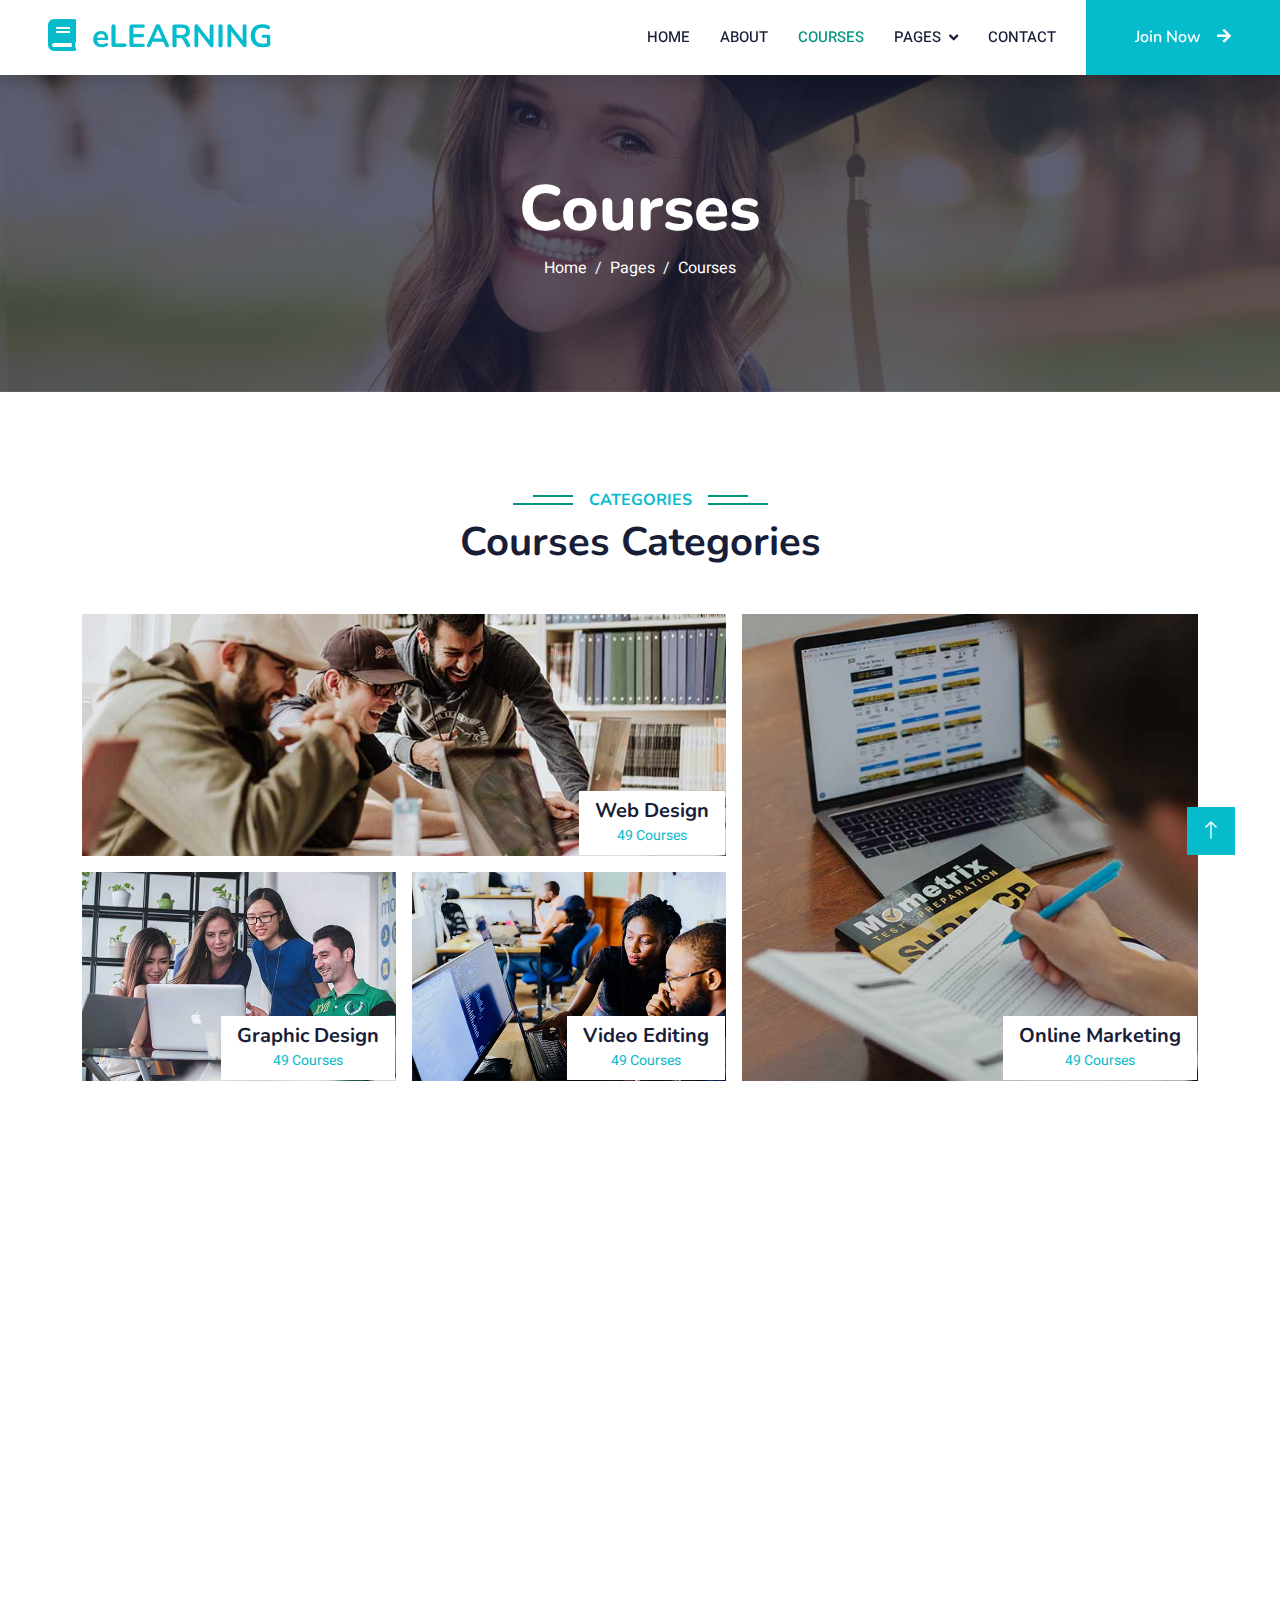
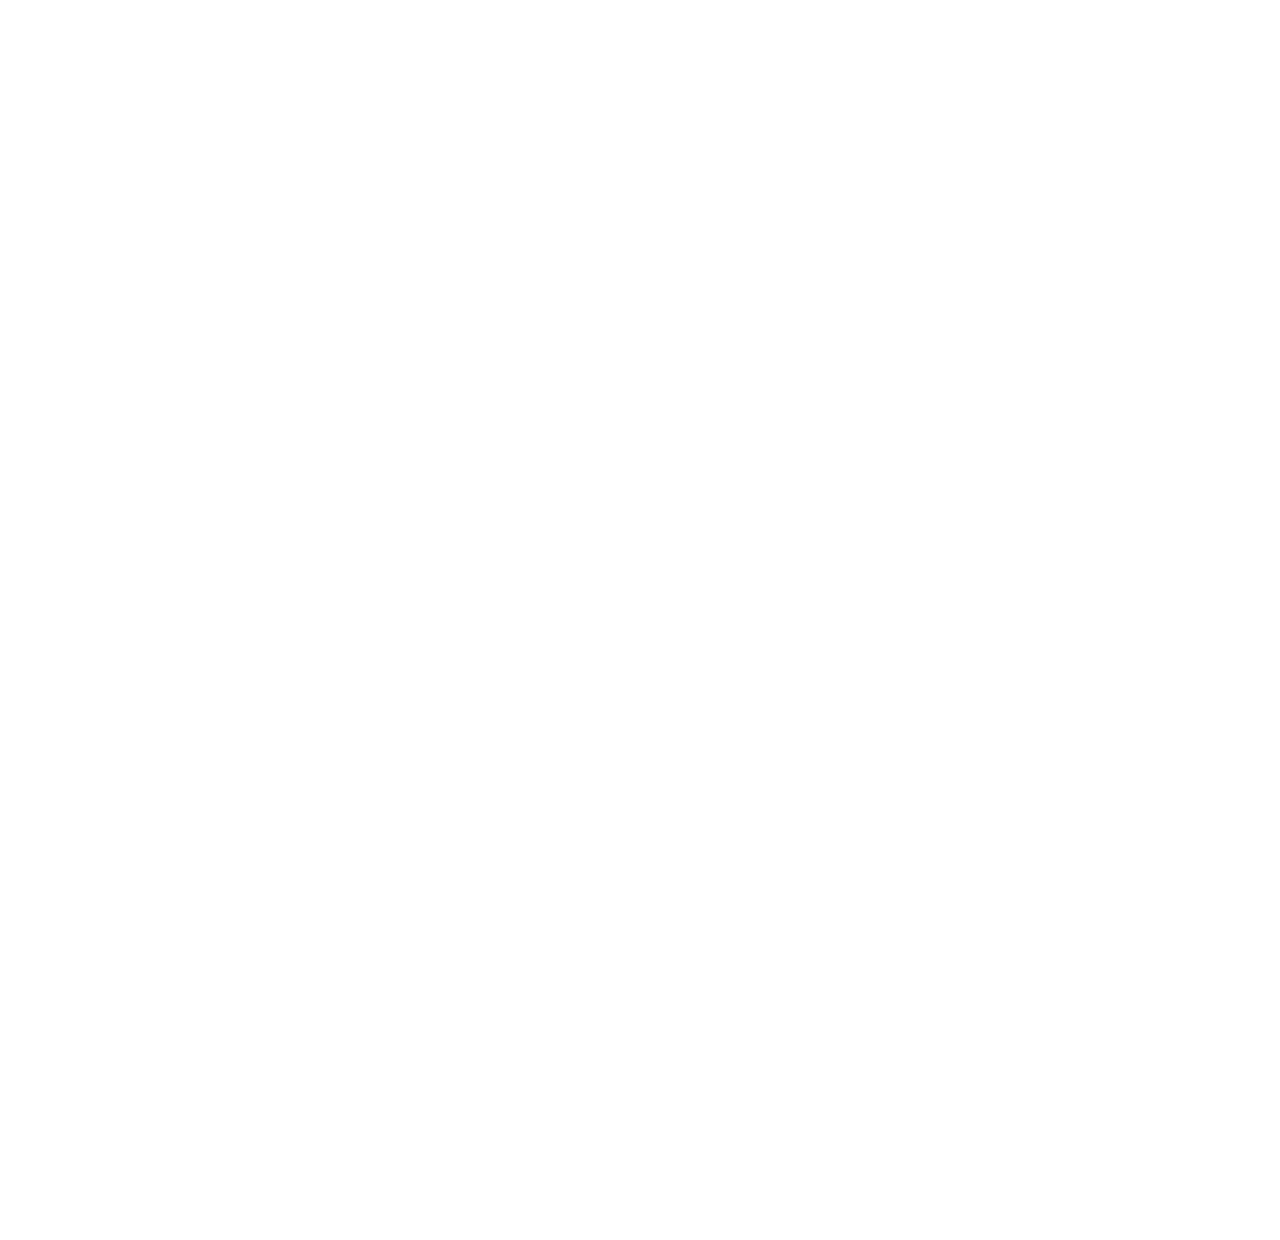
<file: courses.html>
<!DOCTYPE html>
<html lang="en">

<head>
    <meta charset="utf-8">
    <title>eLEARNING - eLearning HTML Template</title>
    <meta content="width=device-width, initial-scale=1.0" name="viewport">
    <meta content="" name="keywords">
    <meta content="" name="description">

    <!-- Favicon -->
    <link href="img/favicon.ico" rel="icon">

    <!-- Google Web Fonts -->
    <link rel="preconnect" href="https://fonts.googleapis.com">
    <link rel="preconnect" href="https://fonts.gstatic.com" crossorigin>
    <link href="https://fonts.googleapis.com/css2?family=Heebo:wght@400;500;600&family=Nunito:wght@600;700;800&display=swap" rel="stylesheet">

    <!-- Icon Font Stylesheet -->
    <link href="https://cdnjs.cloudflare.com/ajax/libs/font-awesome/5.10.0/css/all.min.css" rel="stylesheet">
    <link href="https://cdn.jsdelivr.net/npm/bootstrap-icons@1.4.1/font/bootstrap-icons.css" rel="stylesheet">

    <!-- Libraries Stylesheet -->
    <link href="lib/animate/animate.min.css" rel="stylesheet">
    <link href="lib/owlcarousel/assets/owl.carousel.min.css" rel="stylesheet">

    <!-- Customized Bootstrap Stylesheet -->
    <link href="css/bootstrap.min.css" rel="stylesheet">

    <!-- Template Stylesheet -->
    <link href="css/style.css" rel="stylesheet">
</head>

<body>
    <!-- Spinner Start -->
    <div id="spinner" class="show bg-white position-fixed translate-middle w-100 vh-100 top-50 start-50 d-flex align-items-center justify-content-center">
        <div class="spinner-border text-primary" style="width: 3rem; height: 3rem;" role="status">
            <span class="sr-only">Loading...</span>
        </div>
    </div>
    <!-- Spinner End -->


    <!-- Navbar Start -->
    <nav class="navbar navbar-expand-lg bg-white navbar-light shadow sticky-top p-0">
        <a href="index.html" class="navbar-brand d-flex align-items-center px-4 px-lg-5">
            <h2 class="m-0 text-primary"><i class="fa fa-book me-3"></i>eLEARNING</h2>
        </a>
        <button type="button" class="navbar-toggler me-4" data-bs-toggle="collapse" data-bs-target="#navbarCollapse">
            <span class="navbar-toggler-icon"></span>
        </button>
        <div class="collapse navbar-collapse" id="navbarCollapse">
            <div class="navbar-nav ms-auto p-4 p-lg-0">
                <a href="index.html" class="nav-item nav-link">Home</a>
                <a href="about.html" class="nav-item nav-link">About</a>
                <a href="courses.html" class="nav-item nav-link active">Courses</a>
                <div class="nav-item dropdown">
                    <a href="#" class="nav-link dropdown-toggle" data-bs-toggle="dropdown">Pages</a>
                    <div class="dropdown-menu fade-down m-0">
                        <a href="team.html" class="dropdown-item">Our Team</a>
                        <a href="testimonial.html" class="dropdown-item">Testimonial</a>
                        <a href="404.html" class="dropdown-item">404 Page</a>
                    </div>
                </div>
                <a href="contact.html" class="nav-item nav-link">Contact</a>
            </div>
            <a href="" class="btn btn-primary py-4 px-lg-5 d-none d-lg-block">Join Now<i class="fa fa-arrow-right ms-3"></i></a>
        </div>
    </nav>
    <!-- Navbar End -->


    <!-- Header Start -->
    <div class="container-fluid bg-primary py-5 mb-5 page-header">
        <div class="container py-5">
            <div class="row justify-content-center">
                <div class="col-lg-10 text-center">
                    <h1 class="display-3 text-white animated slideInDown">Courses</h1>
                    <nav aria-label="breadcrumb">
                        <ol class="breadcrumb justify-content-center">
                            <li class="breadcrumb-item"><a class="text-white" href="#">Home</a></li>
                            <li class="breadcrumb-item"><a class="text-white" href="#">Pages</a></li>
                            <li class="breadcrumb-item text-white active" aria-current="page">Courses</li>
                        </ol>
                    </nav>
                </div>
            </div>
        </div>
    </div>
    <!-- Header End -->


    <!-- Categories Start -->
    <div class="container-xxl py-5 category">
        <div class="container">
            <div class="text-center wow fadeInUp" data-wow-delay="0.1s">
                <h6 class="section-title bg-white text-center text-primary px-3">Categories</h6>
                <h1 class="mb-5">Courses Categories</h1>
            </div>
            <div class="row g-3">
                <div class="col-lg-7 col-md-6">
                    <div class="row g-3">
                        <div class="col-lg-12 col-md-12 wow zoomIn" data-wow-delay="0.1s">
                            <a class="position-relative d-block overflow-hidden" href="">
                                <img class="img-fluid" src="img/cat-1.jpg" alt="">
                                <div class="bg-white text-center position-absolute bottom-0 end-0 py-2 px-3" style="margin: 1px;">
                                    <h5 class="m-0">Web Design</h5>
                                    <small class="text-primary">49 Courses</small>
                                </div>
                            </a>
                        </div>
                        <div class="col-lg-6 col-md-12 wow zoomIn" data-wow-delay="0.3s">
                            <a class="position-relative d-block overflow-hidden" href="">
                                <img class="img-fluid" src="img/cat-2.jpg" alt="">
                                <div class="bg-white text-center position-absolute bottom-0 end-0 py-2 px-3" style="margin: 1px;">
                                    <h5 class="m-0">Graphic Design</h5>
                                    <small class="text-primary">49 Courses</small>
                                </div>
                            </a>
                        </div>
                        <div class="col-lg-6 col-md-12 wow zoomIn" data-wow-delay="0.5s">
                            <a class="position-relative d-block overflow-hidden" href="">
                                <img class="img-fluid" src="img/cat-3.jpg" alt="">
                                <div class="bg-white text-center position-absolute bottom-0 end-0 py-2 px-3" style="margin: 1px;">
                                    <h5 class="m-0">Video Editing</h5>
                                    <small class="text-primary">49 Courses</small>
                                </div>
                            </a>
                        </div>
                    </div>
                </div>
                <div class="col-lg-5 col-md-6 wow zoomIn" data-wow-delay="0.7s" style="min-height: 350px;">
                    <a class="position-relative d-block h-100 overflow-hidden" href="">
                        <img class="img-fluid position-absolute w-100 h-100" src="img/cat-4.jpg" alt="" style="object-fit: cover;">
                        <div class="bg-white text-center position-absolute bottom-0 end-0 py-2 px-3" style="margin:  1px;">
                            <h5 class="m-0">Online Marketing</h5>
                            <small class="text-primary">49 Courses</small>
                        </div>
                    </a>
                </div>
            </div>
        </div>
    </div>
    <!-- Categories Start -->


    <!-- Courses Start -->
    <div class="container-xxl py-5">
        <div class="container">
            <div class="text-center wow fadeInUp" data-wow-delay="0.1s">
                <h6 class="section-title bg-white text-center text-primary px-3">Courses</h6>
                <h1 class="mb-5">Popular Courses</h1>
            </div>
            <div class="row g-4 justify-content-center">
                <div class="col-lg-4 col-md-6 wow fadeInUp" data-wow-delay="0.1s">
                    <div class="course-item bg-light">
                        <div class="position-relative overflow-hidden">
                            <img class="img-fluid" src="img/course-1.jpg" alt="">
                            <div class="w-100 d-flex justify-content-center position-absolute bottom-0 start-0 mb-4">
                                <a href="#" class="flex-shrink-0 btn btn-sm btn-primary px-3 border-end" style="border-radius: 30px 0 0 30px;">Read More</a>
                                <a href="#" class="flex-shrink-0 btn btn-sm btn-primary px-3" style="border-radius: 0 30px 30px 0;">Join Now</a>
                            </div>
                        </div>
                        <div class="text-center p-4 pb-0">
                            <h3 class="mb-0">$149.00</h3>
                            <div class="mb-3">
                                <small class="fa fa-star text-primary"></small>
                                <small class="fa fa-star text-primary"></small>
                                <small class="fa fa-star text-primary"></small>
                                <small class="fa fa-star text-primary"></small>
                                <small class="fa fa-star text-primary"></small>
                                <small>(123)</small>
                            </div>
                            <h5 class="mb-4">Web Design & Development Course for Beginners</h5>
                        </div>
                        <div class="d-flex border-top">
                            <small class="flex-fill text-center border-end py-2"><i class="fa fa-user-tie text-primary me-2"></i>John Doe</small>
                            <small class="flex-fill text-center border-end py-2"><i class="fa fa-clock text-primary me-2"></i>1.49 Hrs</small>
                            <small class="flex-fill text-center py-2"><i class="fa fa-user text-primary me-2"></i>30 Students</small>
                        </div>
                    </div>
                </div>
                <div class="col-lg-4 col-md-6 wow fadeInUp" data-wow-delay="0.3s">
                    <div class="course-item bg-light">
                        <div class="position-relative overflow-hidden">
                            <img class="img-fluid" src="img/course-2.jpg" alt="">
                            <div class="w-100 d-flex justify-content-center position-absolute bottom-0 start-0 mb-4">
                                <a href="#" class="flex-shrink-0 btn btn-sm btn-primary px-3 border-end" style="border-radius: 30px 0 0 30px;">Read More</a>
                                <a href="#" class="flex-shrink-0 btn btn-sm btn-primary px-3" style="border-radius: 0 30px 30px 0;">Join Now</a>
                            </div>
                        </div>
                        <div class="text-center p-4 pb-0">
                            <h3 class="mb-0">$149.00</h3>
                            <div class="mb-3">
                                <small class="fa fa-star text-primary"></small>
                                <small class="fa fa-star text-primary"></small>
                                <small class="fa fa-star text-primary"></small>
                                <small class="fa fa-star text-primary"></small>
                                <small class="fa fa-star text-primary"></small>
                                <small>(123)</small>
                            </div>
                            <h5 class="mb-4">Web Design & Development Course for Beginners</h5>
                        </div>
                        <div class="d-flex border-top">
                            <small class="flex-fill text-center border-end py-2"><i class="fa fa-user-tie text-primary me-2"></i>John Doe</small>
                            <small class="flex-fill text-center border-end py-2"><i class="fa fa-clock text-primary me-2"></i>1.49 Hrs</small>
                            <small class="flex-fill text-center py-2"><i class="fa fa-user text-primary me-2"></i>30 Students</small>
                        </div>
                    </div>
                </div>
                <div class="col-lg-4 col-md-6 wow fadeInUp" data-wow-delay="0.5s">
                    <div class="course-item bg-light">
                        <div class="position-relative overflow-hidden">
                            <img class="img-fluid" src="img/course-3.jpg" alt="">
                            <div class="w-100 d-flex justify-content-center position-absolute bottom-0 start-0 mb-4">
                                <a href="#" class="flex-shrink-0 btn btn-sm btn-primary px-3 border-end" style="border-radius: 30px 0 0 30px;">Read More</a>
                                <a href="#" class="flex-shrink-0 btn btn-sm btn-primary px-3" style="border-radius: 0 30px 30px 0;">Join Now</a>
                            </div>
                        </div>
                        <div class="text-center p-4 pb-0">
                            <h3 class="mb-0">$149.00</h3>
                            <div class="mb-3">
                                <small class="fa fa-star text-primary"></small>
                                <small class="fa fa-star text-primary"></small>
                                <small class="fa fa-star text-primary"></small>
                                <small class="fa fa-star text-primary"></small>
                                <small class="fa fa-star text-primary"></small>
                                <small>(123)</small>
                            </div>
                            <h5 class="mb-4">Web Design & Development Course for Beginners</h5>
                        </div>
                        <div class="d-flex border-top">
                            <small class="flex-fill text-center border-end py-2"><i class="fa fa-user-tie text-primary me-2"></i>John Doe</small>
                            <small class="flex-fill text-center border-end py-2"><i class="fa fa-clock text-primary me-2"></i>1.49 Hrs</small>
                            <small class="flex-fill text-center py-2"><i class="fa fa-user text-primary me-2"></i>30 Students</small>
                        </div>
                    </div>
                </div>
            </div>
        </div>
    </div>
    <!-- Courses End -->


    <!-- Testimonial Start -->
    <div class="container-xxl py-5 wow fadeInUp" data-wow-delay="0.1s">
        <div class="container">
            <div class="text-center">
                <h6 class="section-title bg-white text-center text-primary px-3">Testimonial</h6>
                <h1 class="mb-5">Our Students Say!</h1>
            </div>
            <div class="owl-carousel testimonial-carousel position-relative">
                <div class="testimonial-item text-center">
                    <img class="border rounded-circle p-2 mx-auto mb-3" src="img/testimonial-1.jpg" style="width: 80px; height: 80px;">
                    <h5 class="mb-0">Client Name</h5>
                    <p>Profession</p>
                    <div class="testimonial-text bg-light text-center p-4">
                    <p class="mb-0">Tempor erat elitr rebum at clita. Diam dolor diam ipsum sit diam amet diam et eos. Clita erat ipsum et lorem et sit.</p>
                    </div>
                </div>
                <div class="testimonial-item text-center">
                    <img class="border rounded-circle p-2 mx-auto mb-3" src="img/testimonial-2.jpg" style="width: 80px; height: 80px;">
                    <h5 class="mb-0">Client Name</h5>
                    <p>Profession</p>
                    <div class="testimonial-text bg-light text-center p-4">
                    <p class="mb-0">Tempor erat elitr rebum at clita. Diam dolor diam ipsum sit diam amet diam et eos. Clita erat ipsum et lorem et sit.</p>
                    </div>
                </div>
                <div class="testimonial-item text-center">
                    <img class="border rounded-circle p-2 mx-auto mb-3" src="img/testimonial-3.jpg" style="width: 80px; height: 80px;">
                    <h5 class="mb-0">Client Name</h5>
                    <p>Profession</p>
                    <div class="testimonial-text bg-light text-center p-4">
                    <p class="mb-0">Tempor erat elitr rebum at clita. Diam dolor diam ipsum sit diam amet diam et eos. Clita erat ipsum et lorem et sit.</p>
                    </div>
                </div>
                <div class="testimonial-item text-center">
                    <img class="border rounded-circle p-2 mx-auto mb-3" src="img/testimonial-4.jpg" style="width: 80px; height: 80px;">
                    <h5 class="mb-0">Client Name</h5>
                    <p>Profession</p>
                    <div class="testimonial-text bg-light text-center p-4">
                    <p class="mb-0">Tempor erat elitr rebum at clita. Diam dolor diam ipsum sit diam amet diam et eos. Clita erat ipsum et lorem et sit.</p>
                    </div>
                </div>
            </div>
        </div>
    </div>
    <!-- Testimonial End -->
        

    <!-- Footer Start -->
    <div class="container-fluid bg-dark text-light footer pt-5 mt-5 wow fadeIn" data-wow-delay="0.1s">
        <div class="container py-5">
            <div class="row g-5">
                <div class="col-lg-3 col-md-6">
                    <h4 class="text-white mb-3">Quick Link</h4>
                    <a class="btn btn-link" href="">About Us</a>
                    <a class="btn btn-link" href="">Contact Us</a>
                    <a class="btn btn-link" href="">Privacy Policy</a>
                    <a class="btn btn-link" href="">Terms & Condition</a>
                    <a class="btn btn-link" href="">FAQs & Help</a>
                </div>
                <div class="col-lg-3 col-md-6">
                    <h4 class="text-white mb-3">Contact</h4>
                    <p class="mb-2"><i class="fa fa-map-marker-alt me-3"></i>123 Street, New York, USA</p>
                    <p class="mb-2"><i class="fa fa-phone-alt me-3"></i>+012 345 67890</p>
                    <p class="mb-2"><i class="fa fa-envelope me-3"></i>info@example.com</p>
                    <div class="d-flex pt-2">
                        <a class="btn btn-outline-light btn-social" href=""><i class="fab fa-twitter"></i></a>
                        <a class="btn btn-outline-light btn-social" href=""><i class="fab fa-facebook-f"></i></a>
                        <a class="btn btn-outline-light btn-social" href=""><i class="fab fa-youtube"></i></a>
                        <a class="btn btn-outline-light btn-social" href=""><i class="fab fa-linkedin-in"></i></a>
                    </div>
                </div>
                <div class="col-lg-3 col-md-6">
                    <h4 class="text-white mb-3">Gallery</h4>
                    <div class="row g-2 pt-2">
                        <div class="col-4">
                            <img class="img-fluid bg-light p-1" src="img/course-1.jpg" alt="">
                        </div>
                        <div class="col-4">
                            <img class="img-fluid bg-light p-1" src="img/course-2.jpg" alt="">
                        </div>
                        <div class="col-4">
                            <img class="img-fluid bg-light p-1" src="img/course-3.jpg" alt="">
                        </div>
                        <div class="col-4">
                            <img class="img-fluid bg-light p-1" src="img/course-2.jpg" alt="">
                        </div>
                        <div class="col-4">
                            <img class="img-fluid bg-light p-1" src="img/course-3.jpg" alt="">
                        </div>
                        <div class="col-4">
                            <img class="img-fluid bg-light p-1" src="img/course-1.jpg" alt="">
                        </div>
                    </div>
                </div>
                <div class="col-lg-3 col-md-6">
                    <h4 class="text-white mb-3">Newsletter</h4>
                    <p>Dolor amet sit justo amet elitr clita ipsum elitr est.</p>
                    <div class="position-relative mx-auto" style="max-width: 400px;">
                        <input class="form-control border-0 w-100 py-3 ps-4 pe-5" type="text" placeholder="Your email">
                        <button type="button" class="btn btn-primary py-2 position-absolute top-0 end-0 mt-2 me-2">SignUp</button>
                    </div>
                </div>
            </div>
        </div>
        <div class="container">
            <div class="copyright">
                <div class="row">
                    <div class="col-md-6 text-center text-md-start mb-3 mb-md-0">
                        &copy; <a class="border-bottom" href="#">Your Site Name</a>, All Right Reserved.

                        <!--/*** This template is free as long as you keep the footer author’s credit link/attribution link/backlink. If you'd like to use the template without the footer author’s credit link/attribution link/backlink, you can purchase the Credit Removal License from "https://htmlcodex.com/credit-removal". Thank you for your support. ***/-->
                        Designed By <a class="border-bottom" href="https://htmlcodex.com">HTML Codex</a><br><br>
                        Distributed By <a class="border-bottom" href="https://themewagon.com">ThemeWagon</a>
                    </div>
                    <div class="col-md-6 text-center text-md-end">
                        <div class="footer-menu">
                            <a href="">Home</a>
                            <a href="">Cookies</a>
                            <a href="">Help</a>
                            <a href="">FQAs</a>
                        </div>
                    </div>
                </div>
            </div>
        </div>
    </div>
    <!-- Footer End -->


    <!-- Back to Top -->
    <a href="#" class="btn btn-lg btn-primary btn-lg-square back-to-top"><i class="bi bi-arrow-up"></i></a>


    <!-- JavaScript Libraries -->
    <script src="https://code.jquery.com/jquery-3.4.1.min.js"></script>
    <script src="https://cdn.jsdelivr.net/npm/bootstrap@5.0.0/dist/js/bootstrap.bundle.min.js"></script>
    <script src="lib/wow/wow.min.js"></script>
    <script src="lib/easing/easing.min.js"></script>
    <script src="lib/waypoints/waypoints.min.js"></script>
    <script src="lib/owlcarousel/owl.carousel.min.js"></script>

    <!-- Template Javascript -->
    <script src="js/main.js"></script>
</body>

</html>
</file>
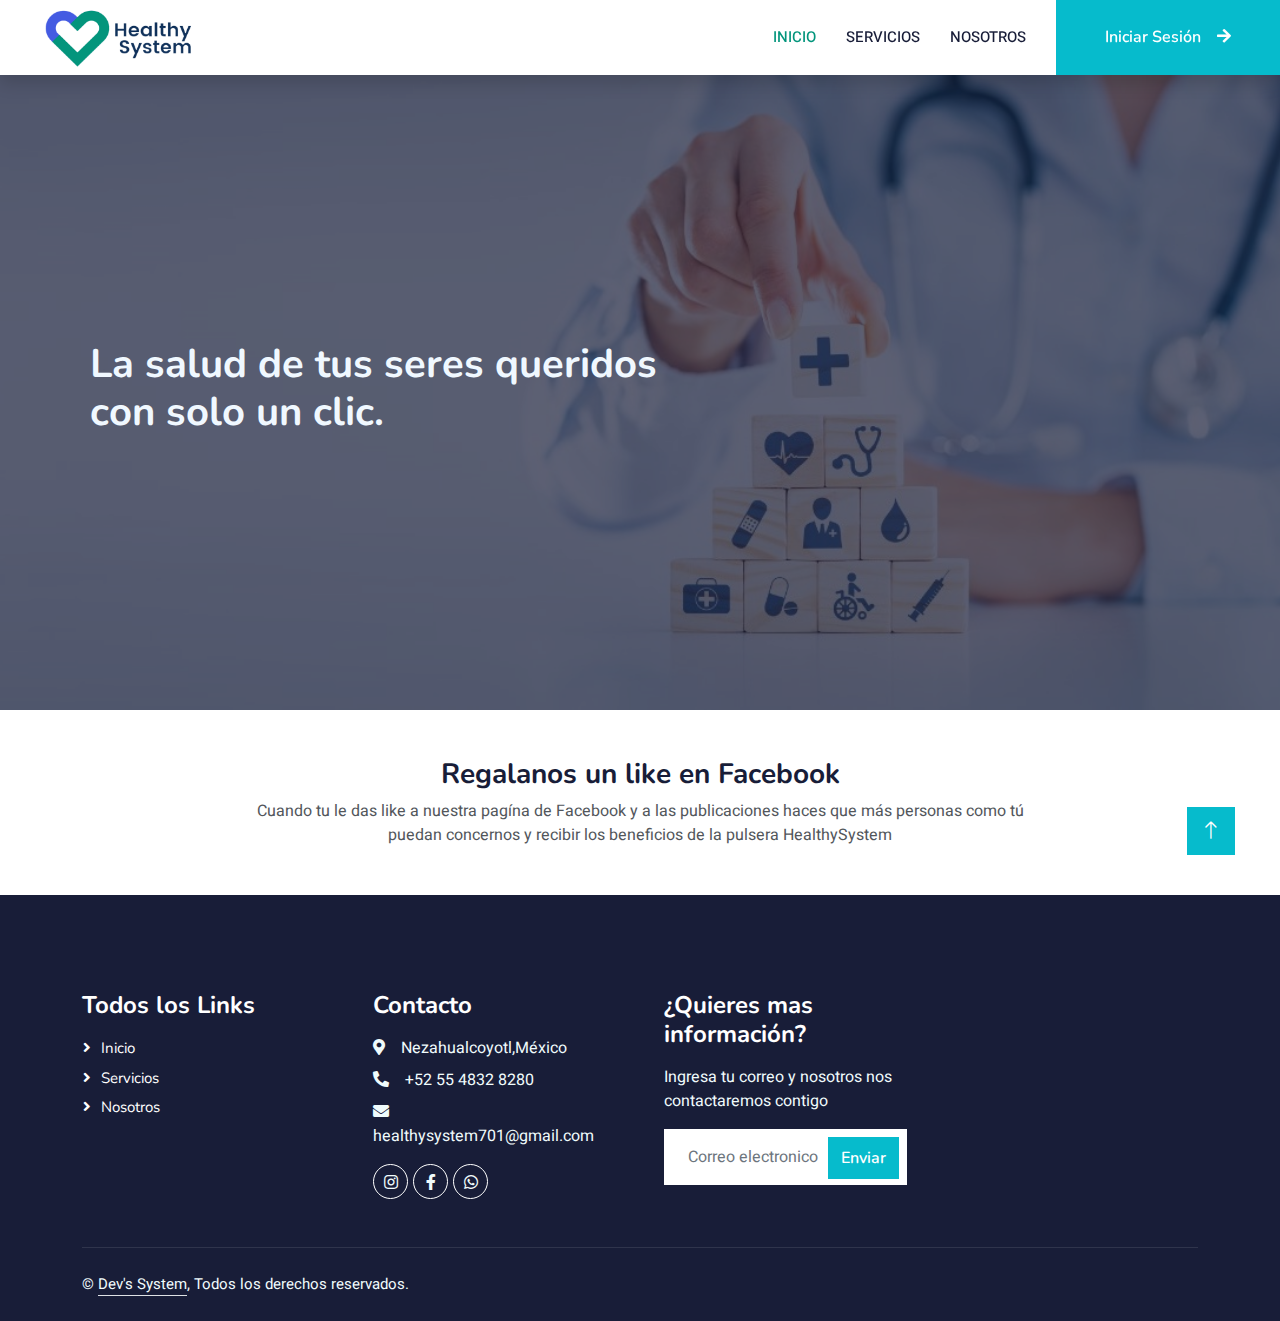
<file: index1.html>
<!DOCTYPE html>
<html lang="es">

<head>
    <meta charset="utf-8">
    <title>Inicio | Healthy System</title>
    <meta content="width=device-width, initial-scale=1.0" name="viewport">
    <meta content="" name="keywords">
    <meta content="" name="description">

    <!-- Favicon -->
    <link href="img/favicon.ico" rel="icon">

    <!-- Google Web Fonts -->
    <link rel="preconnect" href="https://fonts.googleapis.com">
    <link rel="preconnect" href="https://fonts.gstatic.com" crossorigin>
    <link href="https://fonts.googleapis.com/css2?family=Heebo:wght@400;500;600&family=Nunito:wght@600;700;800&display=swap" rel="stylesheet">

    <!-- Icon Font Stylesheet -->
    <link href="https://cdnjs.cloudflare.com/ajax/libs/font-awesome/5.10.0/css/all.min.css" rel="stylesheet">
    <link href="https://cdn.jsdelivr.net/npm/bootstrap-icons@1.4.1/font/bootstrap-icons.css" rel="stylesheet">

    <!-- Libraries Stylesheet -->
    <link href="lib/animate/animate.min.css" rel="stylesheet">
    <link href="lib/owlcarousel/assets/owl.carousel.min.css" rel="stylesheet">

    <!-- Customized Bootstrap Stylesheet -->
    <link href="css/bootstrap.min.css" rel="stylesheet">
    <div id="fb-root"></div>
<script async defer crossorigin="anonymous" src="https://connect.facebook.net/es_LA/sdk.js#xfbml=1&version=v13.0" nonce="8bpJYOr8"></script>

    <!-- Template Stylesheet -->
    <link href="css/style.css" rel="stylesheet">
</head>

<body style="margin: 0%;">
    <!-- Spinner Start -->
    <div id="spinner" class="show bg-white position-fixed translate-middle w-100 vh-100 top-50 start-50 d-flex align-items-center justify-content-center">
        <div class="spinner-border text-primary" style="width: 3rem; height: 3rem;" role="status">
            <span class="sr-only">Cargando...</span>
        </div>
    </div>
    <!-- Spinner End -->


    <!-- Navbar Start -->
    <nav  class="navbar navbar-expand-lg bg-white navbar-light shadow sticky-top p-0">
        <img class="img-fluid" style="margin-left: 3%; width: 10rem;" src="img/HealthySystemLogo.png" alt="">
        <a href="index.html" class="navbar-brand d-flex align-items-center px-4 px-lg-5">
            
            <!-- <h2 class="m-0 text-primary"><i class="fa fa-book me-3"></i>HealthySystem</h2> -->
            
        </a>
        <button type="button" class="navbar-toggler me-4" data-bs-toggle="collapse" data-bs-target="#navbarCollapse">
            <span class="navbar-toggler-icon"></span>
        </button>
        <div class="collapse navbar-collapse" id="navbarCollapse">
            <div class="navbar-nav ms-auto p-4 p-lg-0">
                <a href="index1.html" class="nav-item nav-link active">Inicio</a>
                <a href="Servicios.html" class="nav-item nav-link">Servicios</a>
                <a href="Nosotros.html" class="nav-item nav-link">Nosotros</a>                
            </div>
            <a href="iniciarSesion.html" class="btn btn-primary py-4 px-lg-5 d-none d-lg-block">Iniciar Sesión<i class="fa fa-arrow-right ms-3"></i></a>
        </div>
    </nav>
    <!-- Navbar End -->


    <!-- Carousel Start -->
    <div class="container-fluid p-0 mb-5">
        <div class="owl-carousel header-carousel position-relative">
            <div class="owl-carousel-item position-relative">
                <img class="img-fluid" src="img/fondo_1.jpg" alt="">            
                <div class="position-absolute top-0 start-0 w-100 h-100 d-flex align-items-center" style="background: rgba(24, 29, 56, .7);">
                    <div class="row justify-content-start">                        
                        <div style="margin: 10%" class="col-sm-10 col-lg-8">
                            
                            <h1 style="color: aliceblue; " >La salud de tus seres queridos con solo un clic.</h1>                            
                        </div>
                    </div>
                </div>
            </div>
            
            </div>
        </div>
    </div>
    <!-- Carousel End -->      
<!-- ======= Cta Section ======= -->
<section id="cta" class="cta">
    <div class="container">
      <div class="text-center">
        <h3>Regalanos un like en Facebook</h3>
        <p> Cuando tu le das like a nuestra pagína de Facebook 
          y a las publicaciones haces que más personas como tú <br>
          puedan concernos y recibir los beneficios de la pulsera HealthySystem </p>
            <div class="fb-like" data-href="https://www.facebook.com/Healthy-System-101064482569848" 
                data-width="" data-layout="standard" data-action="like" data-size="small" 
                data-share="true">
            </div>        
      </div>
     </div>
  </section><!-- End Cta Section -->
  
    <!-- Footer Start -->
    <div class="container-fluid bg-dark text-light footer pt-5 mt-5 wow fadeIn" data-wow-delay="0.1s">
        <div class="container py-5">
            <div class="row g-5">
                <div class="col-lg-3 col-md-6">
                    <h4 class="text-white mb-3">Todos los Links</h4>
                    <a class="btn btn-link" href="index1.html">Inicio</a>
                    <a class="btn btn-link" href="Servicios.html">Servicios</a>
                    <a class="btn btn-link" href="Nosotros.html">Nosotros</a>    
                </div>

                <div class="col-lg-3 col-md-6">
                    <h4 class="text-white mb-3">Contacto</h4>
                    <p class="mb-2"><i class="fa fa-map-marker-alt me-3"></i>Nezahualcoyotl,México</p>
                    <p class="mb-2"><i class="fa fa-phone-alt me-3"></i>+52 55 4832 8280</p>
                    <p class="mb-2"><i class="fa fa-envelope me-3"></i>healthysystem701@gmail.com</p>
                    <div class="d-flex pt-2">
                        <a class="btn btn-outline-light btn-social" href="https://www.instagram.com/healthysystem2022"><i class="fab fa-instagram"></i></a>
                        <a class="btn btn-outline-light btn-social" href="https://www.facebook.com/Healthy-System-101064482569848"><i class="fab fa-facebook-f"></i></a>
                        <a class="btn btn-outline-light btn-social" href="https://api.whatsapp.com/send?phone=+5215548328280"><i class="fab fa-whatsapp"></i></a>
                        
                    </div>
                </div>
                
                <div class="col-lg-3 col-md-6">
                    <h4 class="text-white mb-3">¿Quieres mas información?</h4>
                    <p>Ingresa tu correo y nosotros nos contactaremos contigo</p>
                    <div class="position-relative mx-auto" style="max-width: 400px;">
                        <input class="form-control border-0 w-100 py-3 ps-4 pe-5" type="text" placeholder="Correo electronico">
                        <button type="button" class="btn btn-primary py-2 position-absolute top-0 end-0 mt-2 me-2">Enviar</button>
                    </div>
                </div>
            </div>
        </div>
        <div class="container">
            <div class="copyright">
                <div class="row">
                    <div class="col-md-6 text-center text-md-start mb-3 mb-md-0">
                        &copy; <a class="border-bottom" href="#">Dev's System</a>, Todos los derechos reservados.

                        <!--/*** This template is free as long as you keep the footer author’s credit link/attribution link/backlink. If you'd like to use the template without the footer author’s credit link/attribution link/backlink, you can purchase the Credit Removal License from "https://htmlcodex.com/credit-removal". Thank you for your support. ***/-->
                        
                        
                    </div>
                    
                </div>
            </div>
        </div>
    </div>
    <!-- Footer End -->


    <!-- Back to Top -->
    <a href="#" class="btn btn-lg btn-primary btn-lg-square back-to-top"><i class="bi bi-arrow-up"></i></a>


    <!-- JavaScript Libraries -->
    <script src="https://code.jquery.com/jquery-3.4.1.min.js"></script>
    <script src="https://cdn.jsdelivr.net/npm/bootstrap@5.0.0/dist/js/bootstrap.bundle.min.js"></script>
    <script src="lib/wow/wow.min.js"></script>
    <script src="lib/easing/easing.min.js"></script>
    <script src="lib/waypoints/waypoints.min.js"></script>
    <script src="lib/owlcarousel/owl.carousel.min.js"></script>

    <!-- Template Javascript -->
    <script src="js/main.js"></script>
</body>

</html>
</file>
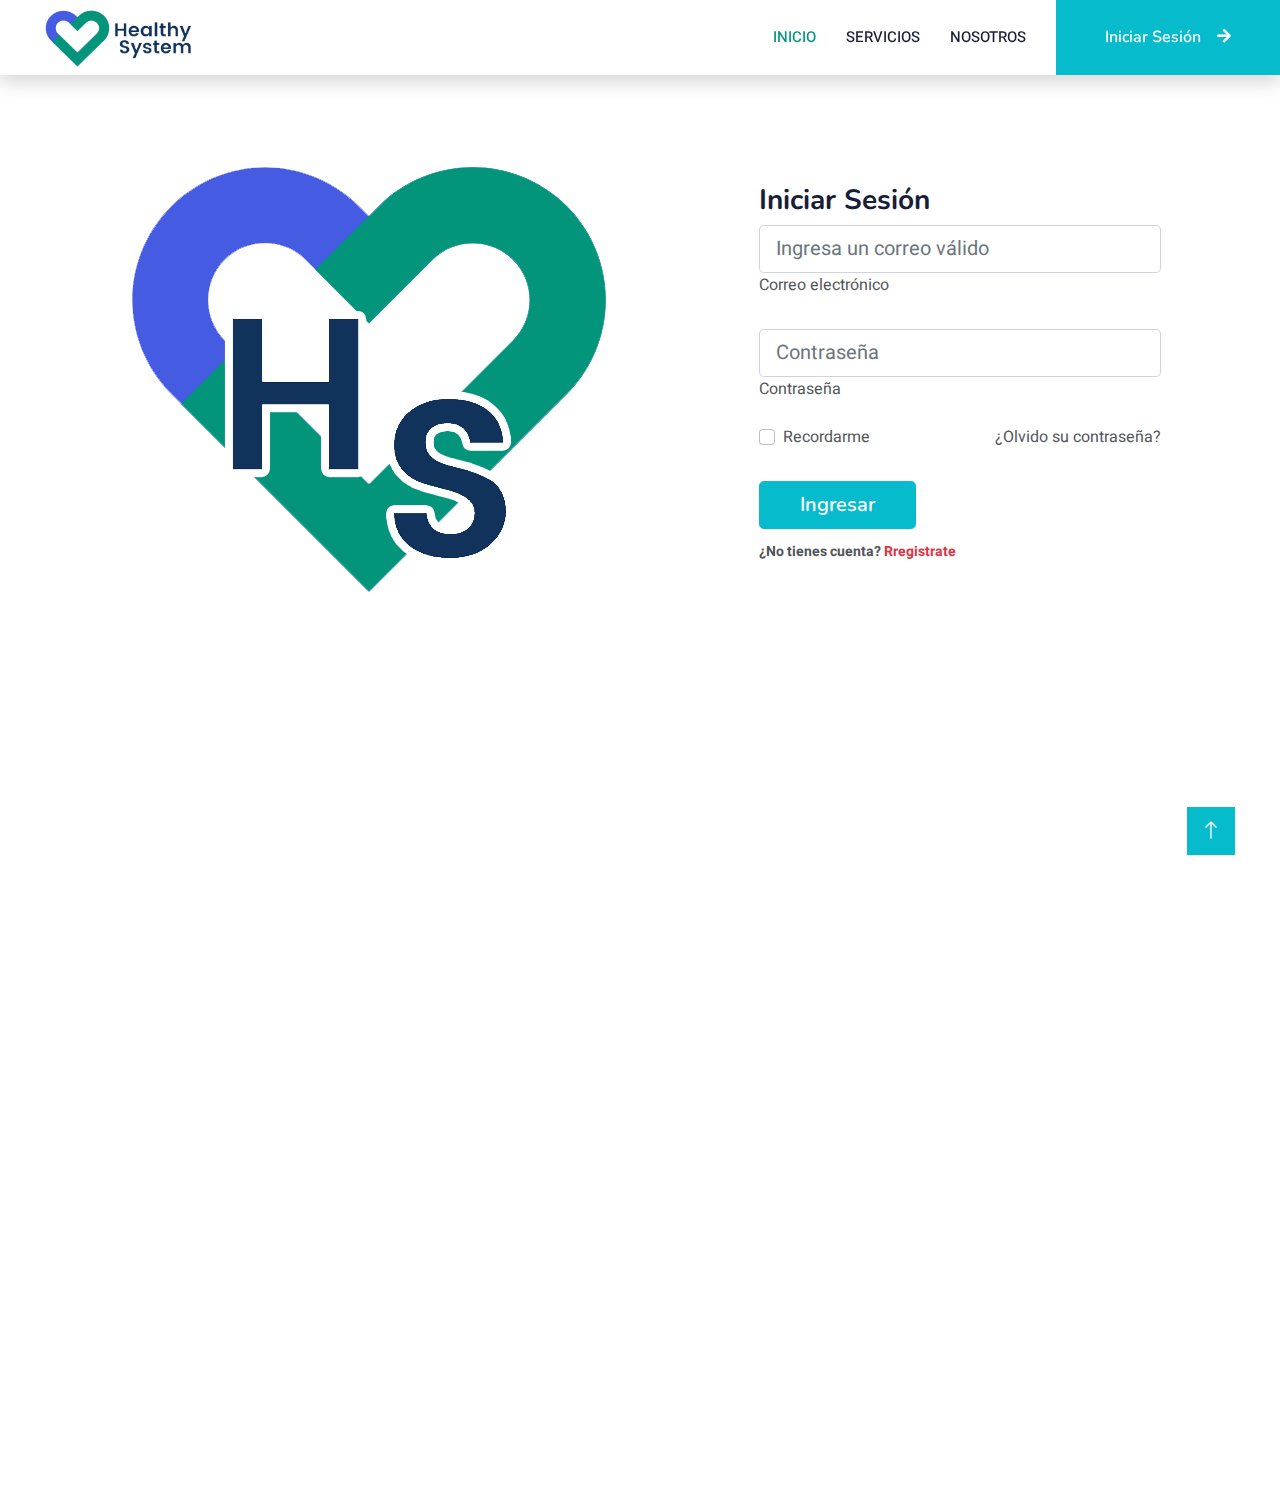
<file: iniciarSesion.html>
<!DOCTYPE html>
<html lang="es">

<head>
    <meta charset="utf-8">
    <title>Iniciar Sesion | Healthy System</title>
    <meta content="width=device-width, initial-scale=1.0" name="viewport">
    <meta content="" name="keywords">
    <meta content="" name="description">

    <!-- Favicon -->
    <link href="img/favicon.ico" rel="icon">

    <!-- Google Web Fonts -->
    <link rel="preconnect" href="https://fonts.googleapis.com">
    <link rel="preconnect" href="https://fonts.gstatic.com" crossorigin>
    <link href="https://fonts.googleapis.com/css2?family=Heebo:wght@400;500;600&family=Nunito:wght@600;700;800&display=swap" rel="stylesheet">

    <!-- Icon Font Stylesheet -->
    <link href="https://cdnjs.cloudflare.com/ajax/libs/font-awesome/5.10.0/css/all.min.css" rel="stylesheet">
    <link href="https://cdn.jsdelivr.net/npm/bootstrap-icons@1.4.1/font/bootstrap-icons.css" rel="stylesheet">

    <!-- Libraries Stylesheet -->
    <link href="lib/animate/animate.min.css" rel="stylesheet">
    <link href="lib/owlcarousel/assets/owl.carousel.min.css" rel="stylesheet">

    <!-- Customized Bootstrap Stylesheet -->
    <link href="css/bootstrap.min.css" rel="stylesheet">

    <!-- Template Stylesheet -->
    <link href="css/style.css" rel="stylesheet">
</head>

<body>
    <!-- Spinner Start -->
    <div id="spinner" class="show bg-white position-fixed translate-middle w-100 vh-100 top-50 start-50 d-flex align-items-center justify-content-center">
        <div class="spinner-border text-primary" style="width: 3rem; height: 3rem;" role="status">
            <span class="sr-only">Cargando...</span>
        </div>
    </div>
    <!-- Spinner End -->


    <!-- Navbar Start -->
    <!-- Navbar Start -->
    <nav  class="navbar navbar-expand-lg bg-white navbar-light shadow sticky-top p-0">
        <img class="img-fluid" style="margin-left: 3%; width: 10rem;" src="img/HealthySystemLogo.png" alt="">
        <a href="index.html" class="navbar-brand d-flex align-items-center px-4 px-lg-5">
            
            <!-- <h2 class="m-0 text-primary"><i class="fa fa-book me-3"></i>HealthySystem</h2> -->
            
        </a>
        <button type="button" class="navbar-toggler me-4" data-bs-toggle="collapse" data-bs-target="#navbarCollapse">
            <span class="navbar-toggler-icon"></span>
        </button>
        <div class="collapse navbar-collapse" id="navbarCollapse">
            <div class="navbar-nav ms-auto p-4 p-lg-0">
                <a href="index1.html" class="nav-item nav-link active">Inicio</a>
                <a href="Servicios.html" class="nav-item nav-link">Servicios</a>
                <a href="Nosotros.html" class="nav-item nav-link">Nosotros</a>                
            </div>
            <a href="iniciarSesion.html" class="btn btn-primary py-4 px-lg-5 d-none d-lg-block">Iniciar Sesión<i class="fa fa-arrow-right ms-3"></i></a>
        </div>
    </nav>
    <!-- Navbar End -->
    <br><br>
    <section class="vh-100">
        <div class="container-fluid h-custom"  data-wow-delay="0.1s">
          <div class="row d-flex justify-content-center align-items-center h-100">
            <div class="col-md-9 col-lg-6 col-xl-5">
              <img src="img/22.png"
                class="img-fluid" alt="Sample image">
            </div>
            <div class="col-md-8 col-lg-6 col-xl-4 offset-xl-1">
              <form>
                <h3>Iniciar Sesión</h3>
                <!-- Email input -->
                <div class="form-outline mb-4">
                  <input type="email" id="form3Example3" class="form-control form-control-lg"
                    placeholder="Ingresa un correo válido" required />
                  <label class="form-label" for="form3Example3">Correo electrónico</label>
                </div>
      
                <!-- Password input -->
                <div class="form-outline mb-3">
                  <input type="password" id="form3Example4" class="form-control form-control-lg"
                    placeholder="Contraseña" required/>
                  <label class="form-label" for="form3Example4">Contraseña</label>
                </div>
      
                <div class="d-flex justify-content-between align-items-center">
                  <!-- Checkbox -->
                  <div class="form-check mb-0">
                    <input class="form-check-input me-2" type="checkbox" value="" id="form2Example3" />
                    <label class="form-check-label" for="form2Example3">
                      Recordarme
                    </label>
                  </div>
                  <a href="#!" class="text-body">¿Olvido su contraseña?</a>
                </div>
      
                <div class="text-center text-lg-start mt-4 pt-2">
                  <button type="button" class="btn btn-primary btn-lg"
                    style="padding-left: 2.5rem; padding-right: 2.5rem;">Ingresar</button>
                  <p class="small fw-bold mt-2 pt-1 mb-0">¿No tienes cuenta? <a href="registroUsuario.html"
                      class="link-danger">Rregistrate</a></p>
                </div>
      
              </form>
            </div>
          </div>
        </div>
        
          <!-- Right -->
        </div>
      </section>
    <!-- Footer Start -->
    <div class="container-fluid bg-dark text-light footer pt-5 mt-5 wow fadeIn" data-wow-delay="0.1s">
        <div class="container py-5">
            <div class="row g-5">
                <div class="col-lg-3 col-md-6">
                    <h4 class="text-white mb-3">Todos los Links</h4>
                    <a class="btn btn-link" href="index1.html">Inicio</a>
                    <a class="btn btn-link" href="Servicios.html">Servicios</a>
                    <a class="btn btn-link" href="Nosotros.html">Nosotros</a>    
                </div>

                <div class="col-lg-3 col-md-6">
                    <h4 class="text-white mb-3">Contacto</h4>
                    <p class="mb-2"><i class="fa fa-map-marker-alt me-3"></i>Nezahualcoyotl,México</p>
                    <p class="mb-2"><i class="fa fa-phone-alt me-3"></i>+52 55 4832 8280</p>
                    <p class="mb-2"><i class="fa fa-envelope me-3"></i>healthysystem701@gmail.com</p>
                    <div class="d-flex pt-2">
                        <a class="btn btn-outline-light btn-social" href="https://www.instagram.com/healthysystem2022"><i class="fab fa-instagram"></i></a>
                        <a class="btn btn-outline-light btn-social" href="https://www.facebook.com/Healthy-System-101064482569848"><i class="fab fa-facebook-f"></i></a>
                        <a class="btn btn-outline-light btn-social" href="https://api.whatsapp.com/send?phone=+5215548328280"><i class="fab fa-whatsapp"></i></a>
                        
                    </div>
                </div>
                
                <div class="col-lg-3 col-md-6">
                    <h4 class="text-white mb-3">¿Quieres mas información?</h4>
                    <p>Ingresa tu correo y nosotros nos contactaremos contigo</p>
                    <div class="position-relative mx-auto" style="max-width: 400px;">
                        <input class="form-control border-0 w-100 py-3 ps-4 pe-5" type="text" placeholder="Correo electronico">
                        <button type="button" class="btn btn-primary py-2 position-absolute top-0 end-0 mt-2 me-2">Enviar</button>
                    </div>
                </div>
            </div>
        </div>
        <div class="container">
            <div class="copyright">
                <div class="row">
                    <div class="col-md-6 text-center text-md-start mb-3 mb-md-0">
                        &copy; <a class="border-bottom" href="#">Dev's System</a>, Todos los derechos reservados.

                        <!--/*** This template is free as long as you keep the footer author’s credit link/attribution link/backlink. If you'd like to use the template without the footer author’s credit link/attribution link/backlink, you can purchase the Credit Removal License from "https://htmlcodex.com/credit-removal". Thank you for your support. ***/-->
                        
                        
                    </div>
                    
                </div>
            </div>
        </div>
    </div>
    <!-- Footer End -->


    <!-- Back to Top -->
    <a href="#" class="btn btn-lg btn-primary btn-lg-square back-to-top"><i class="bi bi-arrow-up"></i></a>


    <!-- JavaScript Libraries -->
    <script src="https://code.jquery.com/jquery-3.4.1.min.js"></script>
    <script src="https://cdn.jsdelivr.net/npm/bootstrap@5.0.0/dist/js/bootstrap.bundle.min.js"></script>
    <script src="lib/wow/wow.min.js"></script>
    <script src="lib/easing/easing.min.js"></script>
    <script src="lib/waypoints/waypoints.min.js"></script>
    <script src="lib/owlcarousel/owl.carousel.min.js"></script>

    <!-- Template Javascript -->
    <script src="js/main.js"></script>
</body>

</html>
</file>
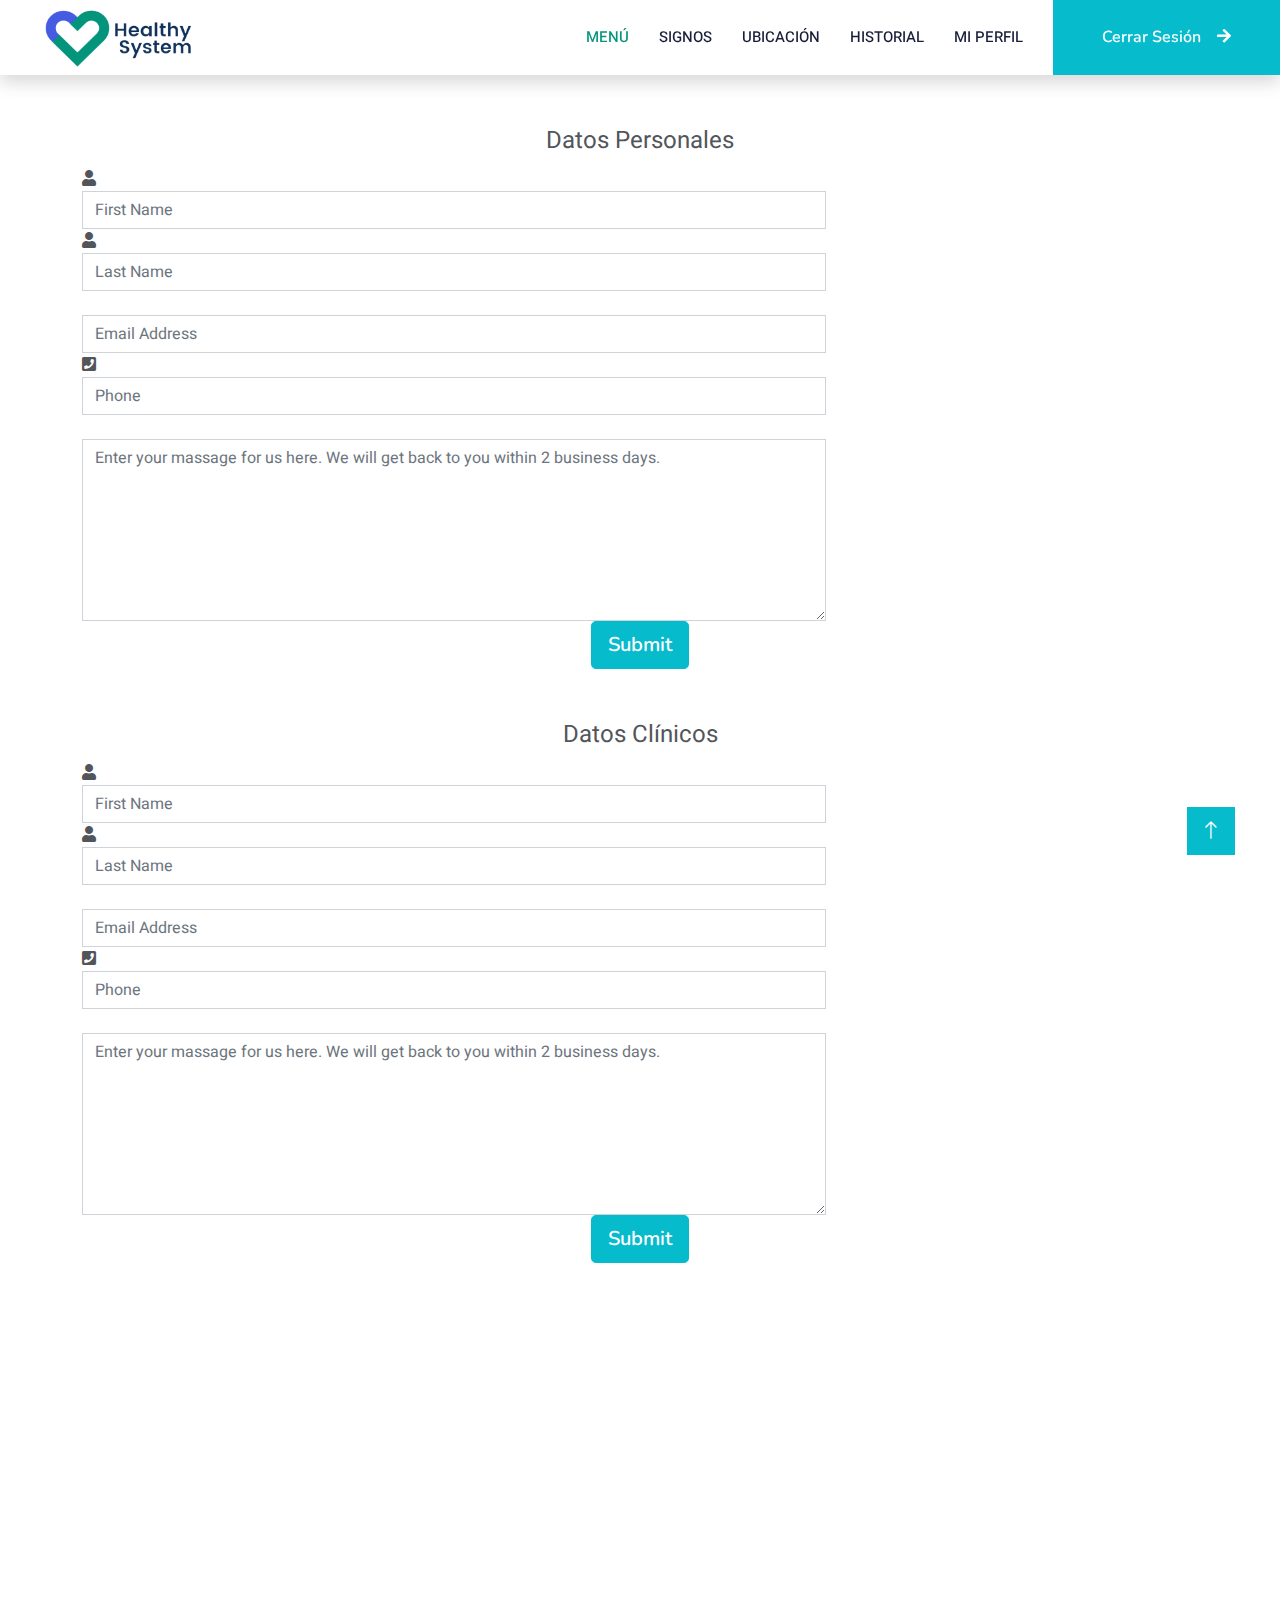
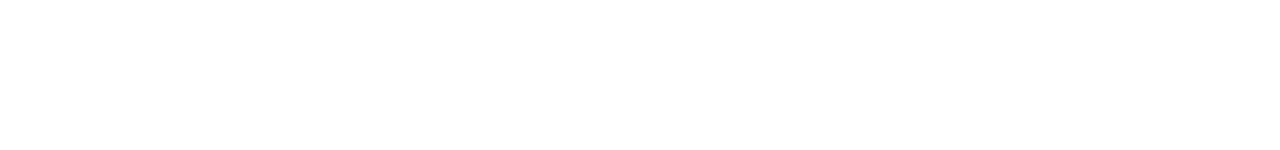
<file: MiPerfil.html>
<!DOCTYPE html>
<html lang="es">

<head>
    <meta charset="utf-8">
    <title>Mi Perfil | Healthy System</title>
    <meta content="width=device-width, initial-scale=1.0" name="viewport">
    <meta content="" name="keywords">
    <meta content="" name="description">

    <!-- Favicon -->
    <link href="img/favicon.ico" rel="icon">

    <!-- Google Web Fonts -->
    <link rel="preconnect" href="https://fonts.googleapis.com">
    <link rel="preconnect" href="https://fonts.gstatic.com" crossorigin>
    <link href="https://fonts.googleapis.com/css2?family=Heebo:wght@400;500;600&family=Nunito:wght@600;700;800&display=swap" rel="stylesheet">

    <!-- Icon Font Stylesheet -->
    <link href="https://cdnjs.cloudflare.com/ajax/libs/font-awesome/5.10.0/css/all.min.css" rel="stylesheet">
    <link href="https://cdn.jsdelivr.net/npm/bootstrap-icons@1.4.1/font/bootstrap-icons.css" rel="stylesheet">

    <!-- Libraries Stylesheet -->
    <link href="lib/animate/animate.min.css" rel="stylesheet">
    <link href="lib/owlcarousel/assets/owl.carousel.min.css" rel="stylesheet">

    <!-- Customized Bootstrap Stylesheet -->
    <link href="css/bootstrap.min.css" rel="stylesheet">

    <!-- Template Stylesheet -->
    <link href="css/style.css" rel="stylesheet">
</head>

<body>
    <!-- Spinner Start -->
    <div id="spinner" class="show bg-white position-fixed translate-middle w-100 vh-100 top-50 start-50 d-flex align-items-center justify-content-center">
        <div class="spinner-border text-primary" style="width: 3rem; height: 3rem;" role="status">
            <span class="sr-only">Cargando...</span>
        </div>
    </div>
    <!-- Spinner End -->


    <!-- Navbar Start -->
    <nav  class="navbar navbar-expand-lg bg-white navbar-light shadow sticky-top p-0">
        <img class="img-fluid" style="margin-left: 3%; width: 10rem;" src="img/HealthySystemLogo.png" alt="">
        <a href="index.html" class="navbar-brand d-flex align-items-center px-4 px-lg-5">
            
            <!-- <h2 class="m-0 text-primary"><i class="fa fa-book me-3"></i>HealthySystem</h2> -->
            
        </a>
        <button type="button" class="navbar-toggler me-4" data-bs-toggle="collapse" data-bs-target="#navbarCollapse">
            <span class="navbar-toggler-icon"></span>
        </button>
        <div class="collapse navbar-collapse" id="navbarCollapse">
            <div class="navbar-nav ms-auto p-4 p-lg-0">
                <a href="Bienvenidos.html" class="nav-item nav-link active">Menú</a>
                <a href="Signos.html" class="nav-item nav-link">Signos</a>
                <a href="Ubicacion.html" class="nav-item nav-link">Ubicación</a>
                <a href="Historial.html" class="nav-item nav-link">Historial</a>
                <a href="MiPerfil.html" class="nav-item nav-link">Mi Perfil</a>                    
            </div>
            <a href="iniciarSesion.html" class="btn btn-primary py-4 px-lg-5 d-none d-lg-block">Cerrar Sesión<i class="fa fa-arrow-right ms-3"></i></a>
        </div>
    </nav>
    <!-- Navbar End --><br><br>
    <div class="container">
        <div class="row">
            <div class="col-md-18">
                <div class="well well-sm">
                    <form class="form-horizontal" method="post">
                        <fieldset>                        
                            <legend class="text-center header">Datos Personales</legend>
                            <div class="form-group">
                                <span class="col-md-1 col-md-offset-2 text-center"><i class="fa fa-user bigicon"></i></span>
                                <div class="col-md-8">
                                    <input id="fname" name="name" type="text" placeholder="First Name" class="form-control">
                                </div>
                            </div>
                            <div class="form-group">
                                <span class="col-md-1 col-md-offset-2 text-center"><i class="fa fa-user bigicon"></i></span>
                                <div class="col-md-8">
                                    <input id="lname" name="name" type="text" placeholder="Last Name" class="form-control">
                                </div>
                            </div>
    
                            <div class="form-group">
                                <span class="col-md-1 col-md-offset-2 text-center"><i class="fa fa-envelope-o bigicon"></i></span>
                                <div class="col-md-8">
                                    <input id="email" name="email" type="text" placeholder="Email Address" class="form-control">
                                </div>
                            </div>
    
                            <div class="form-group">
                                <span class="col-md-1 col-md-offset-2 text-center"><i class="fa fa-phone-square bigicon"></i></span>
                                <div class="col-md-8">
                                    <input id="phone" name="phone" type="text" placeholder="Phone" class="form-control">
                                </div>
                            </div>
    
                            <div class="form-group">
                                <span class="col-md-1 col-md-offset-2 text-center"><i class="fa fa-pencil-square-o bigicon"></i></span>
                                <div class="col-md-8">
                                    <textarea class="form-control" id="message" name="message" placeholder="Enter your massage for us here. We will get back to you within 2 business days." rows="7"></textarea>
                                </div>
                            </div>
    
                            <div class="form-group">
                                <div class="col-md-12 text-center">
                                    <button type="submit" class="btn btn-primary btn-lg">Submit</button>
                                </div>
                            </div>
                        </fieldset>
                    </form>
                </div>
            </div>
        </div>
    </div>
<br><br>
    <div class="container">
        <div class="row">
            <div class="col-md-18">
                <div class="well well-sm">
                    <form class="form-horizontal" method="post">
                        <fieldset>                        
                            <legend class="text-center header">Datos Clínicos</legend>
                            <div class="form-group">
                                <span class="col-md-1 col-md-offset-2 text-center"><i class="fa fa-user bigicon"></i></span>
                                <div class="col-md-8">
                                    <input id="fname" name="name" type="text" placeholder="First Name" class="form-control">
                                </div>
                            </div>
                            <div class="form-group">
                                <span class="col-md-1 col-md-offset-2 text-center"><i class="fa fa-user bigicon"></i></span>
                                <div class="col-md-8">
                                    <input id="lname" name="name" type="text" placeholder="Last Name" class="form-control">
                                </div>
                            </div>
    
                            <div class="form-group">
                                <span class="col-md-1 col-md-offset-2 text-center"><i class="fa fa-envelope-o bigicon"></i></span>
                                <div class="col-md-8">
                                    <input id="email" name="email" type="text" placeholder="Email Address" class="form-control">
                                </div>
                            </div>
    
                            <div class="form-group">
                                <span class="col-md-1 col-md-offset-2 text-center"><i class="fa fa-phone-square bigicon"></i></span>
                                <div class="col-md-8">
                                    <input id="phone" name="phone" type="text" placeholder="Phone" class="form-control">
                                </div>
                            </div>
    
                            <div class="form-group">
                                <span class="col-md-1 col-md-offset-2 text-center"><i class="fa fa-pencil-square-o bigicon"></i></span>
                                <div class="col-md-8">
                                    <textarea class="form-control" id="message" name="message" placeholder="Enter your massage for us here. We will get back to you within 2 business days." rows="7"></textarea>
                                </div>
                            </div>
    
                            <div class="form-group">
                                <div class="col-md-12 text-center">
                                    <button type="submit" class="btn btn-primary btn-lg">Submit</button>
                                </div>
                            </div>
                        </fieldset>
                    </form>
                </div>
            </div>
        </div>
    </div>
        

    <!-- Footer Start -->
    <div class="container-fluid bg-dark text-light footer pt-5 mt-5 wow fadeIn" data-wow-delay="0.1s">
        <div class="container py-5">
            <div class="row g-5">
                <div class="col-lg-3 col-md-6">
                    <h4 class="text-white mb-3">Todos los Links</h4>
                    
                <a class="btn btn-link" href="Bienvenidos.html">Menú</a>
                <a class="btn btn-link" href="Signos.html">Signos</a>
                <a class="btn btn-link" href="Ubicacion.html">Ubicación</a>
                <a class="btn btn-link" href="Historial.html">Historial</a>
                <a class="btn btn-link" href="MiPerfil.html">Mi Perfil</a>  
                <a class="btn btn-link" href="index.html">Cerrar Sesión</a> 
                </div>

                <div class="col-lg-3 col-md-6">
                    <h4 class="text-white mb-3">Contacto</h4>
                    <p class="mb-2"><i class="fa fa-map-marker-alt me-3"></i>Nezahualcoyotl,México</p>
                    <p class="mb-2"><i class="fa fa-phone-alt me-3"></i>+52 55 4832 8280</p>
                    <p class="mb-2"><i class="fa fa-envelope me-3"></i>healthysystem701@gmail.com</p>
                    <div class="d-flex pt-2">
                        <a class="btn btn-outline-light btn-social" href="https://www.instagram.com/healthysystem2022"><i class="fab fa-instagram"></i></a>
                        <a class="btn btn-outline-light btn-social" href="https://www.facebook.com/Healthy-System-101064482569848"><i class="fab fa-facebook-f"></i></a>
                        <a class="btn btn-outline-light btn-social" href="https://api.whatsapp.com/send?phone=+5215548328280"><i class="fab fa-whatsapp"></i></a>
                        
                    </div>
                </div>
                
                <div class="col-lg-3 col-md-6">
                    <h4 class="text-white mb-3">¿Quieres mas información?</h4>
                    <p>Ingresa tu correo y nosotros nos contactaremos contigo</p>
                    <div class="position-relative mx-auto" style="max-width: 400px;">
                        <input class="form-control border-0 w-100 py-3 ps-4 pe-5" type="text" placeholder="Correo electronico">
                        <button type="button" class="btn btn-primary py-2 position-absolute top-0 end-0 mt-2 me-2">Enviar</button>
                    </div>
                </div>
            </div>
        </div>
        <div class="container">
            <div class="copyright">
                <div class="row">
                    <div class="col-md-6 text-center text-md-start mb-3 mb-md-0">
                        &copy; <a class="border-bottom" href="#">Dev's System</a>, Todos los derechos reservados.

                        <!--/*** This template is free as long as you keep the footer author’s credit link/attribution link/backlink. If you'd like to use the template without the footer author’s credit link/attribution link/backlink, you can purchase the Credit Removal License from "https://htmlcodex.com/credit-removal". Thank you for your support. ***/-->
                        
                        
                    </div>
                    
                </div>
            </div>
        </div>
    </div>
    <!-- Footer End -->


    <!-- Back to Top -->
    <a href="#" class="btn btn-lg btn-primary btn-lg-square back-to-top"><i class="bi bi-arrow-up"></i></a>


    <!-- JavaScript Libraries -->
    <script src="https://code.jquery.com/jquery-3.4.1.min.js"></script>
    <script src="https://cdn.jsdelivr.net/npm/bootstrap@5.0.0/dist/js/bootstrap.bundle.min.js"></script>
    <script src="lib/wow/wow.min.js"></script>
    <script src="lib/easing/easing.min.js"></script>
    <script src="lib/waypoints/waypoints.min.js"></script>
    <script src="lib/owlcarousel/owl.carousel.min.js"></script>

    <!-- Template Javascript -->
    <script src="js/main.js"></script>
</body>

</html>
</file>
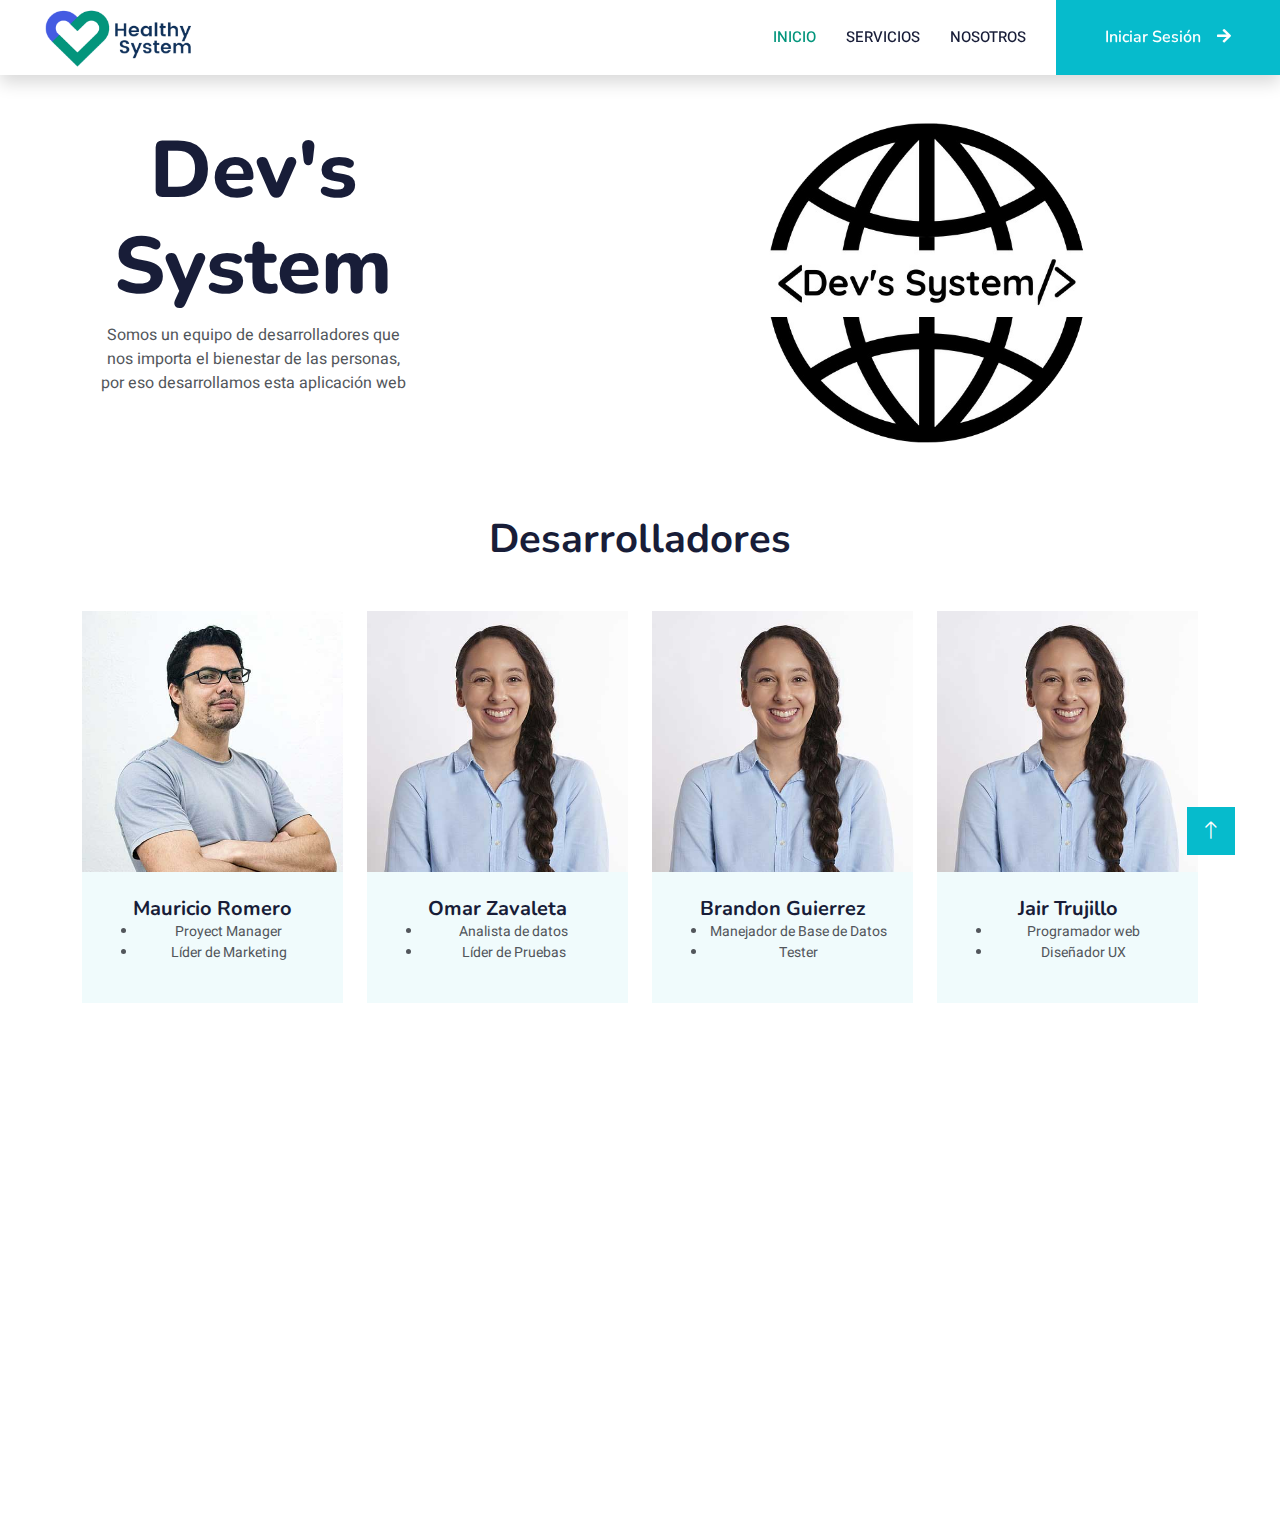
<file: Nosotros.html>
<!DOCTYPE html>
<html lang="es">

<head>
    <meta charset="utf-8">
    <title>Servicios | Healthy System</title>
    <meta content="width=device-width, initial-scale=1.0" name="viewport">
    <meta content="" name="keywords">
    <meta content="" name="description">

    <!-- Favicon -->
    <link href="img/favicon.ico" rel="icon">

    <!-- Google Web Fonts -->
    <link rel="preconnect" href="https://fonts.googleapis.com">
    <link rel="preconnect" href="https://fonts.gstatic.com" crossorigin>
    <link href="https://fonts.googleapis.com/css2?family=Heebo:wght@400;500;600&family=Nunito:wght@600;700;800&display=swap" rel="stylesheet">

    <!-- Icon Font Stylesheet -->
    <link href="https://cdnjs.cloudflare.com/ajax/libs/font-awesome/5.10.0/css/all.min.css" rel="stylesheet">
    <link href="https://cdn.jsdelivr.net/npm/bootstrap-icons@1.4.1/font/bootstrap-icons.css" rel="stylesheet">

    <!-- Libraries Stylesheet -->
    <link href="lib/animate/animate.min.css" rel="stylesheet">
    <link href="lib/owlcarousel/assets/owl.carousel.min.css" rel="stylesheet">

    <!-- Customized Bootstrap Stylesheet -->
    <link href="css/bootstrap.min.css" rel="stylesheet">

    <!-- Template Stylesheet -->
    <link href="css/style.css" rel="stylesheet">
</head>

<body>
    <!-- Spinner Start -->
    <div id="spinner" class="show bg-white position-fixed translate-middle w-100 vh-100 top-50 start-50 d-flex align-items-center justify-content-center">
        <div class="spinner-border text-primary" style="width: 3rem; height: 3rem;" role="status">
            <span class="sr-only">Cargando...</span>
        </div>
    </div>
    <!-- Spinner End -->


    <!-- Navbar Start -->
    <nav  class="navbar navbar-expand-lg bg-white navbar-light shadow sticky-top p-0">
        <img class="img-fluid" style="margin-left: 3%; width: 10rem;" src="img/HealthySystemLogo.png" alt="">
        <a href="index.html" class="navbar-brand d-flex align-items-center px-4 px-lg-5">
            
            <!-- <h2 class="m-0 text-primary"><i class="fa fa-book me-3"></i>HealthySystem</h2> -->
            
        </a>
        <button type="button" class="navbar-toggler me-4" data-bs-toggle="collapse" data-bs-target="#navbarCollapse">
            <span class="navbar-toggler-icon"></span>
        </button>
        <div class="collapse navbar-collapse" id="navbarCollapse">
            <div class="navbar-nav ms-auto p-4 p-lg-0">
                <a href="index1.html" class="nav-item nav-link active">Inicio</a>
                <a href="Servicios.html" class="nav-item nav-link">Servicios</a>
                <a href="Nosotros.html" class="nav-item nav-link">Nosotros</a>                
            </div>
            <a href="iniciarSesion.html" class="btn btn-primary py-4 px-lg-5 d-none d-lg-block">Iniciar Sesión<i class="fa fa-arrow-right ms-3"></i></a>
        </div>
    </nav>
    <!-- Navbar End -->



    


    <!-- 404 Start -->
    <div class="container-xxl py-5 wow fadeInUp" data-wow-delay="0.1s">
        <div class="container">
        <img class="img-fluid"  style="float: right ; width: 20rem; margin-right: 10%;" src="img/devLogo.png" alt="">
        </div>
        <div class="container text-center">
            <div class="row justify-content-left">
                <div class="col-lg-6">
                    
                    <h1 class="display-1">Dev's System</h1>
                    
                    <p class="mb-4">Somos un equipo de desarrolladores que nos importa
                        el bienestar de las personas, por eso desarrollamos esta aplicación web
                    </p> 
                </div>
            </div>
        </div>
        
    </div>
    
    <!-- 404 End -->
    <div class="container-xxl py-5">
        <div class="container">
            <div class="text-center wow fadeInUp" data-wow-delay="0.1s">
                <h1 class="mb-5">Desarrolladores</h1>
            </div>
            <div class="row g-4">
                <div class="col-lg-3 col-md-6 wow fadeInUp" data-wow-delay="0.1s">
                    <div class="team-item bg-light">
                        <div class="overflow-hidden">
                            <img class="img-fluid" src="img/team-1.jpg" alt="">
                        </div>
                        <div class="position-relative d-flex justify-content-center" style="margin-top: -23px;">
                        </div>
                        <div class="text-center p-4"><br>
                            <h5 class="mb-0">Mauricio Romero</h5>
                            <small>
                                <ul>
                                    <li>
                                        Proyect Manager
                                    </li>
                                    <li>
                                        Líder de Marketing
                                    </li>
                                </ul>
                            </small>
                        </div>
                    </div>
                </div>
                <div class="col-lg-3 col-md-6 wow fadeInUp" data-wow-delay="0.2s">
                    <div class="team-item bg-light" >
                        <div class="overflow-hidden">
                            <img class="img-fluid" src="img/team-2.jpg" alt="">
                        </div>
                        <div class="position-relative d-flex justify-content-center" style="margin-top: -23px;">
                        </div>
                        <div class="text-center p-4"><br>
                            <h5 class="mb-0">Omar Zavaleta</h5>
                            <small>
                                <ul>
                                    <li>
                                        Analista de datos 
                                    </li>
                                    <li>
                                        Líder de Pruebas
                                    </li>
                                </ul>
                            </small>
                        </div>
                    </div>
                </div>
                <div class="col-lg-3 col-md-6 wow fadeInUp" data-wow-delay="0.3s">
                    <div class="team-item bg-light">
                        <div class="overflow-hidden">
                            <img class="img-fluid" src="img/team-2.jpg" alt="">
                        </div>
                        <div class="position-relative d-flex justify-content-center" style="margin-top: -23px;">
                        </div>
                        <div class="text-center p-4"><br>
                            <h5 class="mb-0">Brandon Guierrez</h5>
                            <small>
                                <ul>
                                    <li>
                                        Manejador de Base de Datos                                 
                                    </li>
                                    <li>
                                        Tester
                                    </li>
                                </ul>
                            </small>
                        </div>
                    </div>
                </div>
                <div class="col-lg-3 col-md-6 wow fadeInUp" data-wow-delay="0.4s">
                    <div class="team-item bg-light">
                        <div class="overflow-hidden">
                            <img class="img-fluid" src="img/team-2.jpg" alt="">
                        </div>
                        <div class="position-relative d-flex justify-content-center" style="margin-top: -23px;">
                        </div>
                        <div class="text-center p-4"><br>
                            <h5 class="mb-0">Jair Trujillo</h5>
                            <small>
                                <ul>
                                    <li>
                                        Programador web
                                    </li>
                                    <li>
                                        Diseñador UX
                                    </li>
                                </ul>
                            </small>
                        </div>
                    </div>
                </div>
                
            </div>
        </div>
    </div>
    <!-- Team End -->
        

    <!-- Footer Start -->
    <div class="container-fluid bg-dark text-light footer pt-5 mt-5 wow fadeIn" data-wow-delay="0.1s">
        <div class="container py-5">
            <div class="row g-5">
                <div class="col-lg-3 col-md-6">
                    <h4 class="text-white mb-3">Todos los Links</h4>
                    <a class="btn btn-link" href="index1.html">Inicio</a>
                    <a class="btn btn-link" href="Servicios.html">Servicios</a>
                    <a class="btn btn-link" href="Nosotros.html">Nosotros</a>    
                </div>

                <div class="col-lg-3 col-md-6">
                    <h4 class="text-white mb-3">Contacto</h4>
                    <p class="mb-2"><i class="fa fa-map-marker-alt me-3"></i>Nezahualcoyotl,México</p>
                    <p class="mb-2"><i class="fa fa-phone-alt me-3"></i>+52 55 4832 8280</p>
                    <p class="mb-2"><i class="fa fa-envelope me-3"></i>healthysystem701@gmail.com</p>
                    <div class="d-flex pt-2">
                        <a class="btn btn-outline-light btn-social" href="https://www.instagram.com/healthysystem2022"><i class="fab fa-instagram"></i></a>
                        <a class="btn btn-outline-light btn-social" href="https://www.facebook.com/Healthy-System-101064482569848"><i class="fab fa-facebook-f"></i></a>
                        <a class="btn btn-outline-light btn-social" href="https://api.whatsapp.com/send?phone=+5215548328280"><i class="fab fa-whatsapp"></i></a>
                        
                    </div>
                </div>
                
                <div class="col-lg-3 col-md-6">
                    <h4 class="text-white mb-3">¿Quieres mas información?</h4>
                    <p>Ingresa tu correo y nosotros nos contactaremos contigo</p>
                    <div class="position-relative mx-auto" style="max-width: 400px;">
                        <input class="form-control border-0 w-100 py-3 ps-4 pe-5" type="text" placeholder="Correo electronico">
                        <button type="button" class="btn btn-primary py-2 position-absolute top-0 end-0 mt-2 me-2">Enviar</button>
                    </div>
                </div>
            </div>
        </div>
        <div class="container">
            <div class="copyright">
                <div class="row">
                    <div class="col-md-6 text-center text-md-start mb-3 mb-md-0">
                        &copy; <a class="border-bottom" href="#">Dev's System</a>, Todos los derechos reservados.

                        <!--/*** This template is free as long as you keep the footer author’s credit link/attribution link/backlink. If you'd like to use the template without the footer author’s credit link/attribution link/backlink, you can purchase the Credit Removal License from "https://htmlcodex.com/credit-removal". Thank you for your support. ***/-->
                        
                        
                    </div>
                    
                </div>
            </div>
        </div>
    </div>
    <!-- Footer End -->


    <!-- Back to Top -->
    <a href="#" class="btn btn-lg btn-primary btn-lg-square back-to-top"><i class="bi bi-arrow-up"></i></a>


    <!-- JavaScript Libraries -->
    <script src="https://code.jquery.com/jquery-3.4.1.min.js"></script>
    <script src="https://cdn.jsdelivr.net/npm/bootstrap@5.0.0/dist/js/bootstrap.bundle.min.js"></script>
    <script src="lib/wow/wow.min.js"></script>
    <script src="lib/easing/easing.min.js"></script>
    <script src="lib/waypoints/waypoints.min.js"></script>
    <script src="lib/owlcarousel/owl.carousel.min.js"></script>

    <!-- Template Javascript -->
    <script src="js/main.js"></script>
</body>

</html>
</file>
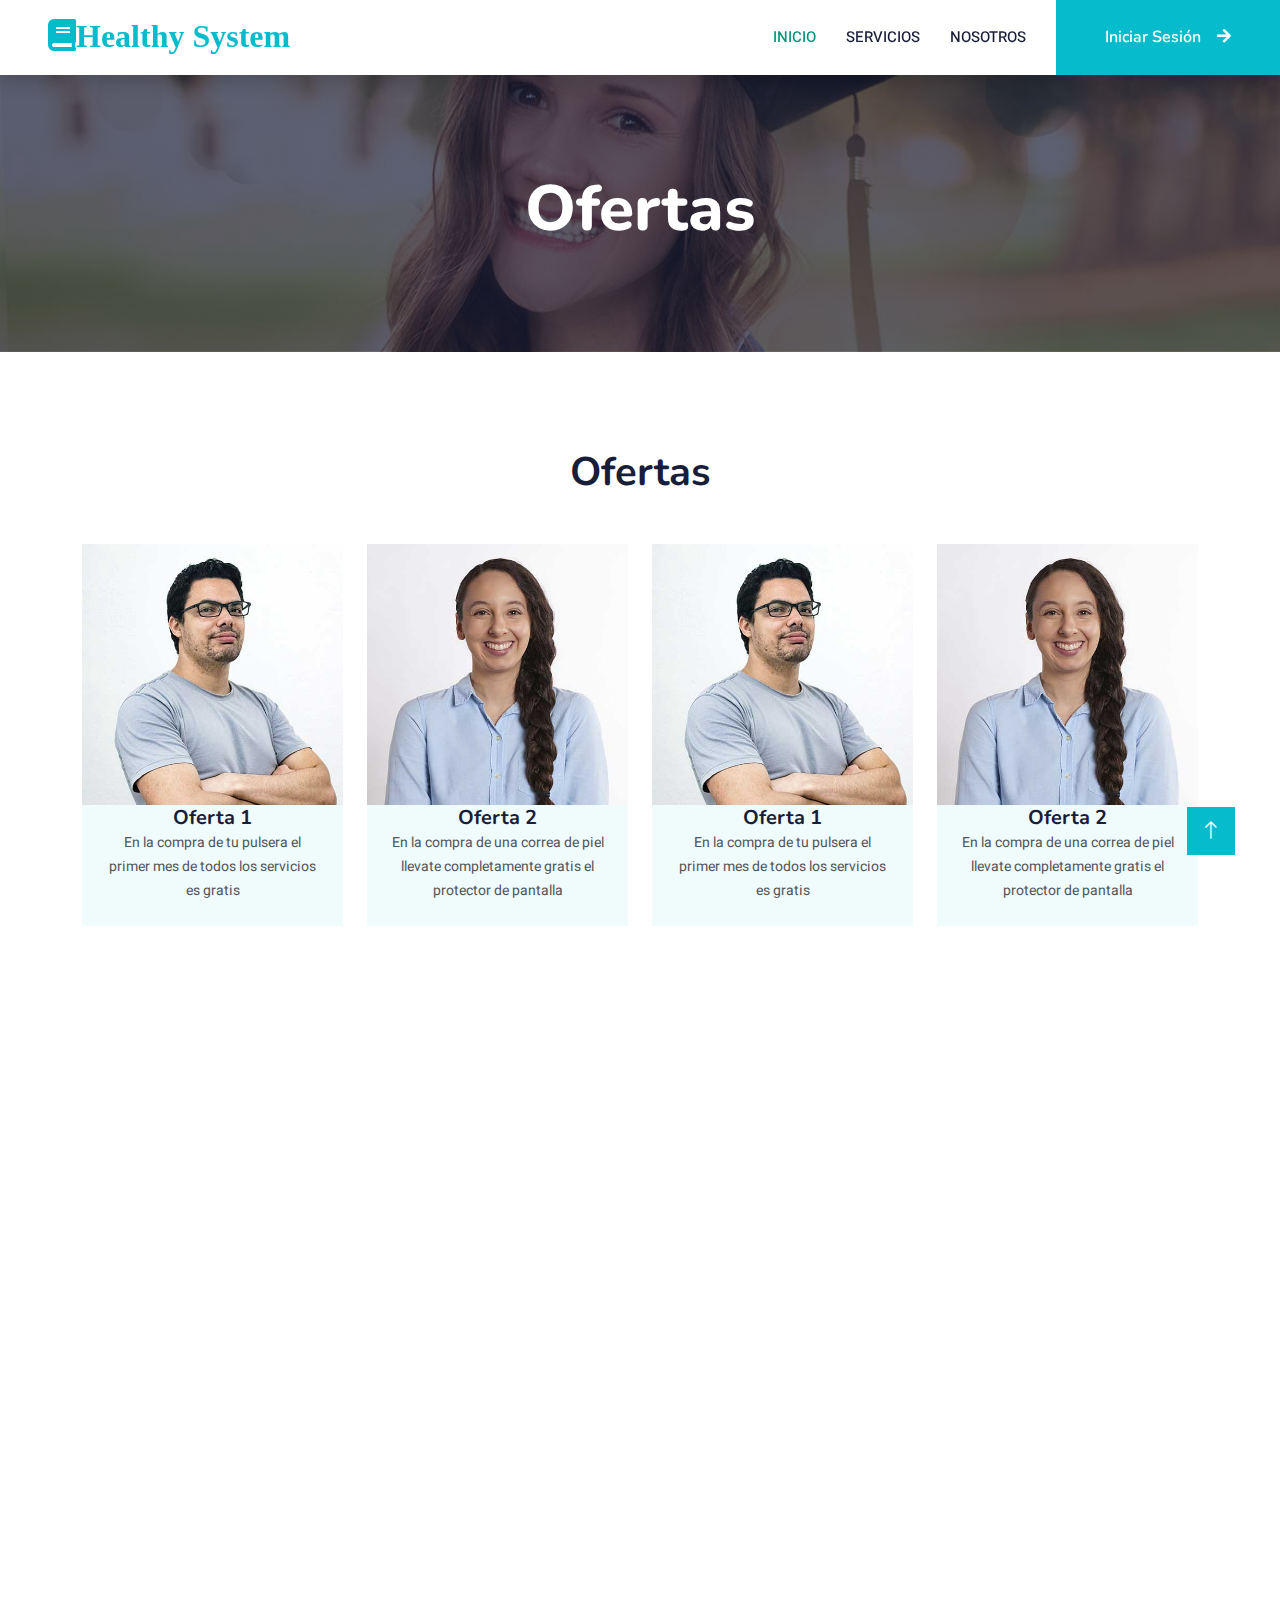
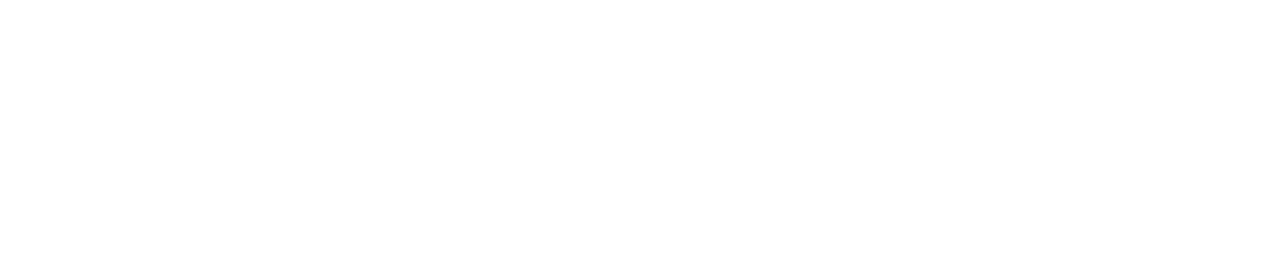
<file: Ofertas.html>
<!DOCTYPE html>
<html lang="es">

<head>
    <meta charset="utf-8">
    <title>Healthy System</title>
    <meta content="width=device-width, initial-scale=1.0" name="viewport">
    <meta content="" name="keywords">
    <meta content="" name="description">

    <!-- Favicon -->
    <link href="img/favicon.ico" rel="icon">

    <!-- Google Web Fonts -->
    <link rel="preconnect" href="https://fonts.googleapis.com">
    <link rel="preconnect" href="https://fonts.gstatic.com" crossorigin>
    <link href="https://fonts.googleapis.com/css2?family=Heebo:wght@400;500;600&family=Nunito:wght@600;700;800&display=swap" rel="stylesheet">

    <!-- Icon Font Stylesheet -->
    <link href="https://cdnjs.cloudflare.com/ajax/libs/font-awesome/5.10.0/css/all.min.css" rel="stylesheet">
    <link href="https://cdn.jsdelivr.net/npm/bootstrap-icons@1.4.1/font/bootstrap-icons.css" rel="stylesheet">

    <!-- Libraries Stylesheet -->
    <link href="lib/animate/animate.min.css" rel="stylesheet">
    <link href="lib/owlcarousel/assets/owl.carousel.min.css" rel="stylesheet">

    <!-- Customized Bootstrap Stylesheet -->
    <link href="css/bootstrap.min.css" rel="stylesheet">

    <!-- Template Stylesheet -->
    <link href="css/style.css" rel="stylesheet">
</head>

<body>
    <!-- Spinner Start -->
    <div id="spinner" class="show bg-white position-fixed translate-middle w-100 vh-100 top-50 start-50 d-flex align-items-center justify-content-center">
        <div class="spinner-border text-primary" style="width: 3rem; height: 3rem;" role="status">
            <span class="sr-only">Cargando...</span>
        </div>
    </div>
    <!-- Spinner End -->


    <!-- Navbar Start -->
    <nav class="navbar navbar-expand-lg bg-white navbar-light shadow sticky-top p-0">
        <a href="index.html" class="navbar-brand d-flex align-items-center px-4 px-lg-5">
            <h2 class="m-0 text-primary"><i class="fa fa-book me-3">Healthy System</i></h2>
        </a>
        <button type="button" class="navbar-toggler me-4" data-bs-toggle="collapse" data-bs-target="#navbarCollapse">
            <span class="navbar-toggler-icon"></span>
        </button>
        <div class="collapse navbar-collapse" id="navbarCollapse">
            <div class="navbar-nav ms-auto p-4 p-lg-0">
                <a href="index.html" class="nav-item nav-link active">Inicio</a>
                <a href="about.html" class="nav-item nav-link">Servicios</a>
                <a href="courses.html" class="nav-item nav-link">Nosotros</a>
                
            </div>
            <a href="" class="btn btn-primary py-4 px-lg-5 d-none d-lg-block">Iniciar Sesión<i class="fa fa-arrow-right ms-3"></i></a>
        </div>
               </i></a>
        </div>
    </nav>
    <!-- Navbar End -->


    <!-- Header Start -->
    <div class="container-fluid bg-primary py-5 mb-5 page-header">
        <div class="container py-5">
            <div class="row justify-content-center">
                <div class="col-lg-10 text-center">
                    <h1 class="display-3 text-white animated slideInDown">Ofertas</h1>
                </div>
            </div>
        </div>
    </div>
    <!-- Header End -->


    <!-- Team Start -->
    <div class="container-xxl py-5">
        <div class="container">
            <div class="text-center wow fadeInUp" data-wow-delay="0.1s">
                <h1 class="mb-5">Ofertas</h1>
            </div>
            <div class="row g-4">
                <div class="col-lg-3 col-md-6 wow fadeInUp" data-wow-delay="0.1s">
                    <div class="team-item bg-light">
                        <div class="overflow-hidden">
                            <img class="img-fluid" src="img/team-1.jpg" alt="">
                        </div>
                        <div class="position-relative d-flex justify-content-center" style="margin-top: -23px;">
                        </div>
                        <div class="text-center p-4">
                            <h5 class="mb-0">Oferta 1</h5>
                            <small>En la compra de tu pulsera el primer mes de todos los servicios es gratis</small>
                        </div>
                    </div>
                </div>
                <div class="col-lg-3 col-md-6 wow fadeInUp" data-wow-delay="0.3s">
                    <div class="team-item bg-light">
                        <div class="overflow-hidden">
                            <img class="img-fluid" src="img/team-2.jpg" alt="">
                        </div>
                        <div class="position-relative d-flex justify-content-center" style="margin-top: -23px;">
                        </div>
                        <div class="text-center p-4">
                            <h5 class="mb-0">Oferta 2</h5>
                            <small>En la compra de una correa de piel llevate completamente gratis el protector de pantalla</small>
                        </div>
                    </div>
                </div>
                <div class="col-lg-3 col-md-6 wow fadeInUp" data-wow-delay="0.1s">
                    <div class="team-item bg-light">
                        <div class="overflow-hidden">
                            <img class="img-fluid" src="img/team-1.jpg" alt="">
                        </div>
                        <div class="position-relative d-flex justify-content-center" style="margin-top: -23px;">
                        </div>
                        <div class="text-center p-4">
                            <h5 class="mb-0">Oferta 1</h5>
                            <small>En la compra de tu pulsera el primer mes de todos los servicios es gratis</small>
                        </div>
                    </div>
                </div>
                <div class="col-lg-3 col-md-6 wow fadeInUp" data-wow-delay="0.3s">
                    <div class="team-item bg-light">
                        <div class="overflow-hidden">
                            <img class="img-fluid" src="img/team-2.jpg" alt="">
                        </div>
                        <div class="position-relative d-flex justify-content-center" style="margin-top: -23px;">
                        </div>
                        <div class="text-center p-4">
                            <h5 class="mb-0">Oferta 2</h5>
                            <small>En la compra de una correa de piel llevate completamente gratis el protector de pantalla</small>
                        </div>
                    </div>
                </div>
                <div class="col-lg-3 col-md-6 wow fadeInUp" data-wow-delay="0.1s">
                    <div class="team-item bg-light">
                        <div class="overflow-hidden">
                            <img class="img-fluid" src="img/team-1.jpg" alt="">
                        </div>
                        <div class="position-relative d-flex justify-content-center" style="margin-top: -23px;">
                        </div>
                        <div class="text-center p-4">
                            <h5 class="mb-0">Oferta 1</h5>
                            <small>En la compra de tu pulsera el primer mes de todos los servicios es gratis</small>
                        </div>
                    </div>
                </div>
                <div class="col-lg-3 col-md-6 wow fadeInUp" data-wow-delay="0.3s">
                    <div class="team-item bg-light">
                        <div class="overflow-hidden">
                            <img class="img-fluid" src="img/team-2.jpg" alt="">
                        </div>
                        <div class="position-relative d-flex justify-content-center" style="margin-top: -23px;">
                        </div>
                        <div class="text-center p-4">
                            <h5 class="mb-0">Oferta 2</h5>
                            <small>En la compra de una correa de piel llevate completamente gratis el protector de pantalla</small>
                        </div>
                    </div>
                </div>
                <div class="col-lg-3 col-md-6 wow fadeInUp" data-wow-delay="0.1s">
                    <div class="team-item bg-light">
                        <div class="overflow-hidden">
                            <img class="img-fluid" src="img/team-1.jpg" alt="">
                        </div>
                        <div class="position-relative d-flex justify-content-center" style="margin-top: -23px;">
                        </div>
                        <div class="text-center p-4">
                            <h5 class="mb-0">Oferta 1</h5>
                            <small>En la compra de tu pulsera el primer mes de todos los servicios es gratis</small>
                        </div>
                    </div>
                </div>
                <div class="col-lg-3 col-md-6 wow fadeInUp" data-wow-delay="0.3s">
                    <div class="team-item bg-light">
                        <div class="overflow-hidden">
                            <img class="img-fluid" src="img/team-2.jpg" alt="">
                        </div>
                        <div class="position-relative d-flex justify-content-center" style="margin-top: -23px;">
                        </div>
                        <div class="text-center p-4">
                            <h5 class="mb-0">Oferta 2</h5>
                            <small>En la compra de una correa de piel llevate completamente gratis el protector de pantalla</small>
                        </div>
                    </div>
                </div>
            </div>
        </div>
    </div>
    <!-- Team End -->
        

    <!-- Footer Start -->
    <div class="container-fluid bg-dark text-light footer pt-5 mt-5 wow fadeIn" data-wow-delay="0.1s">
        <div class="container py-5">
            <div class="row g-5">
                <div class="col-lg-3 col-md-6">
                    <h4 class="text-white mb-3">Quick Link</h4>
                    <a class="btn btn-link" href="index.html">Inicio</a>
                    <a class="btn btn-link" href="">Servicios</a>
                    <a class="btn btn-link" href="">Nosotros</a>
        
                </div>
                <div class="col-lg-3 col-md-6">
                    <h4 class="text-white mb-3">Contact</h4>
                    <p class="mb-2"><i class="fa fa-map-marker-alt me-3"></i>EDOMEX,Nezahualcoyotl,México</p>
                    <p class="mb-2"><i class="fa fa-phone-alt me-3"></i>+52 5518215141</p>
                    <p class="mb-2"><i class="fa fa-envelope me-3"></i>healthysystem701@gmail.com</p>
                    <div class="d-flex pt-2">
                        <a class="btn btn-outline-light btn-social" href=""><i class="fab fa-twitter"></i></a>
                        <a class="btn btn-outline-light btn-social" href=""><i class="fab fa-facebook-f"></i></a>
                        
                    </div>
                </div>
                <div class="col-lg-3 col-md-6">
                    <h4 class="text-white mb-3">Gallery</h4>
                    <div class="row g-2 pt-2">
                        <div class="col-4">
                            <img class="img-fluid bg-light p-1" src="img/course-1.jpg" alt="">
                        </div>
                        <div class="col-4">
                            <img class="img-fluid bg-light p-1" src="img/course-2.jpg" alt="">
                        </div>
                        <div class="col-4">
                            <img class="img-fluid bg-light p-1" src="img/course-3.jpg" alt="">
                        </div>
                        <div class="col-4">
                            <img class="img-fluid bg-light p-1" src="img/course-2.jpg" alt="">
                        </div>
                        <div class="col-4">
                            <img class="img-fluid bg-light p-1" src="img/course-3.jpg" alt="">
                        </div>
                        <div class="col-4">
                            <img class="img-fluid bg-light p-1" src="img/course-1.jpg" alt="">
                        </div>
                    </div>
                </div>
                <div class="col-lg-3 col-md-6">
                    <h4 class="text-white mb-3">Quieres mas información?</h4>
                    <p>Ingresa tu correo y nosotros nos contactaremos contigo</p>
                    <div class="position-relative mx-auto" style="max-width: 400px;">
                        <input class="form-control border-0 w-100 py-3 ps-4 pe-5" type="text" placeholder="Correo electronico">
                        <button type="button" class="btn btn-primary py-2 position-absolute top-0 end-0 mt-2 me-2">Enviar</button>
                    </div>
                </div>
            </div>
        </div>
        <div class="container">
            <div class="copyright">
                <div class="row">
                    <div class="col-md-6 text-center text-md-start mb-3 mb-md-0">
                        &copy; <a class="border-bottom" href="#">Dev's System</a>, All Right Reserved.

                        <!--/*** This template is free as long as you keep the footer author’s credit link/attribution link/backlink. If you'd like to use the template without the footer author’s credit link/attribution link/backlink, you can purchase the Credit Removal License from "https://htmlcodex.com/credit-removal". Thank you for your support. ***/-->
                        
                        
                    </div>
                    <div class="col-md-6 text-center text-md-end">
                        <div class="footer-menu">
                            <a href="">Home</a>
                            <a href="">Cookies</a>
                            <a href="">Help</a>
                            <a href="">FQAs</a>
                        </div>
                    </div>
                </div>
            </div>
        </div>
    </div>
    <!-- Footer End -->


    <!-- Back to Top -->
    <a href="#" class="btn btn-lg btn-primary btn-lg-square back-to-top"><i class="bi bi-arrow-up"></i></a>


    <!-- JavaScript Libraries -->
    <script src="https://code.jquery.com/jquery-3.4.1.min.js"></script>
    <script src="https://cdn.jsdelivr.net/npm/bootstrap@5.0.0/dist/js/bootstrap.bundle.min.js"></script>
    <script src="lib/wow/wow.min.js"></script>
    <script src="lib/easing/easing.min.js"></script>
    <script src="lib/waypoints/waypoints.min.js"></script>
    <script src="lib/owlcarousel/owl.carousel.min.js"></script>

    <!-- Template Javascript -->
    <script src="js/main.js"></script>
</body>

</html>
</file>
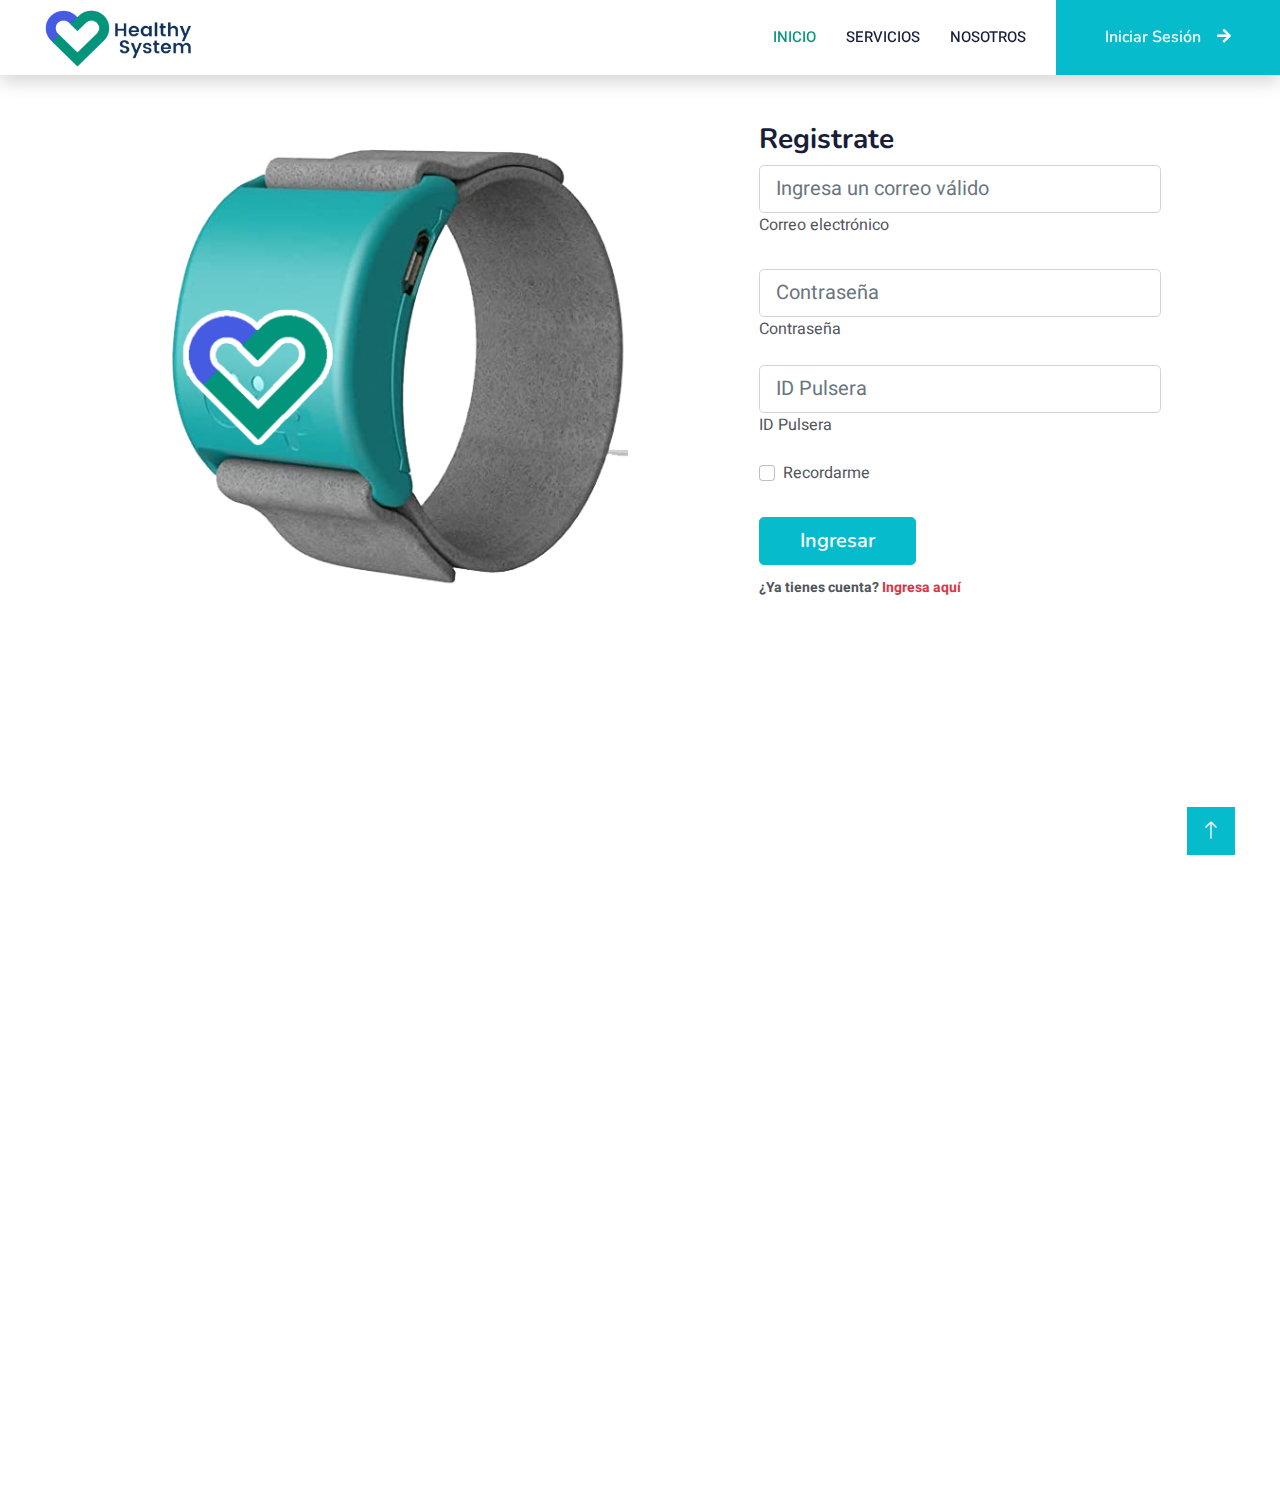
<file: registroUsuario.html>
<!DOCTYPE html>
<html lang="es">

<head>
    <meta charset="utf-8">
    <title>Registro | Healthy System</title>
    <meta content="width=device-width, initial-scale=1.0" name="viewport">
    <meta content="" name="keywords">
    <meta content="" name="description">

    <!-- Favicon -->
    <link href="img/favicon.ico" rel="icon">

    <!-- Google Web Fonts -->
    <link rel="preconnect" href="https://fonts.googleapis.com">
    <link rel="preconnect" href="https://fonts.gstatic.com" crossorigin>
    <link href="https://fonts.googleapis.com/css2?family=Heebo:wght@400;500;600&family=Nunito:wght@600;700;800&display=swap" rel="stylesheet">

    <!-- Icon Font Stylesheet -->
    <link href="https://cdnjs.cloudflare.com/ajax/libs/font-awesome/5.10.0/css/all.min.css" rel="stylesheet">
    <link href="https://cdn.jsdelivr.net/npm/bootstrap-icons@1.4.1/font/bootstrap-icons.css" rel="stylesheet">

    <!-- Libraries Stylesheet -->
    <link href="lib/animate/animate.min.css" rel="stylesheet">
    <link href="lib/owlcarousel/assets/owl.carousel.min.css" rel="stylesheet">

    <!-- Customized Bootstrap Stylesheet -->
    <link href="css/bootstrap.min.css" rel="stylesheet">

    <!-- Template Stylesheet -->
    <link href="css/style.css" rel="stylesheet">
</head>

<body>
    <!-- Spinner Start -->
    <div id="spinner" class="show bg-white position-fixed translate-middle w-100 vh-100 top-50 start-50 d-flex align-items-center justify-content-center">
        <div class="spinner-border text-primary" style="width: 3rem; height: 3rem;" role="status">
            <span class="sr-only">Cargando...</span>
        </div>
    </div>
    <!-- Spinner End -->


    <!-- Navbar Start -->
    <nav  class="navbar navbar-expand-lg bg-white navbar-light shadow sticky-top p-0">
        <img class="img-fluid" style="margin-left: 3%; width: 10rem;" src="img/HealthySystemLogo.png" alt="">
        <a href="index.html" class="navbar-brand d-flex align-items-center px-4 px-lg-5">
            
            <!-- <h2 class="m-0 text-primary"><i class="fa fa-book me-3"></i>HealthySystem</h2> -->
            
        </a>
        <button type="button" class="navbar-toggler me-4" data-bs-toggle="collapse" data-bs-target="#navbarCollapse">
            <span class="navbar-toggler-icon"></span>
        </button>
        <div class="collapse navbar-collapse" id="navbarCollapse">
            <div class="navbar-nav ms-auto p-4 p-lg-0">
                <a href="index1.html" class="nav-item nav-link active">Inicio</a>
                <a href="Servicios.html" class="nav-item nav-link">Servicios</a>
                <a href="Nosotros.html" class="nav-item nav-link">Nosotros</a>                
            </div>
            <a href="iniciarSesion.html" class="btn btn-primary py-4 px-lg-5 d-none d-lg-block">Iniciar Sesión<i class="fa fa-arrow-right ms-3"></i></a>
        </div>
    </nav>
    
    <!-- Navbar End -->
    <br><br>
    <section class="vh-100">
        <div class="container-fluid h-custom"  data-wow-delay="0.1s">
          <div class="row d-flex justify-content-center align-items-center h-100">
            <div class="col-md-9 col-lg-6 col-xl-5">
              <img src="img/pulsera.png"
                class="img-fluid" alt="Sample image">
            </div>
            <div class="col-md-8 col-lg-6 col-xl-4 offset-xl-1">
              <form>
                <h3>Registrate</h3>
                <!-- Email input -->
                <div class="form-outline mb-4">
                  <input type="email" id="form3Example3" class="form-control form-control-lg"
                    placeholder="Ingresa un correo válido" required />
                  <label class="form-label" for="form3Example3">Correo electrónico</label>
                </div>
      
                <!-- Password input -->
                <div class="form-outline mb-3">
                  <input type="password" id="form3Example4" class="form-control form-control-lg"
                    placeholder="Contraseña" required/>
                  <label class="form-label" for="form3Example4">Contraseña</label>
                </div>
                <div class="form-outline mb-3">
                    <input type="text" id="form3Example4" class="form-control form-control-lg"
                      placeholder="ID Pulsera" required/>
                    <label class="form-label" for="form3Example4">ID Pulsera</label>
                  </div>
      
                <div class="d-flex justify-content-between align-items-center">
                  <!-- Checkbox -->
                  <div class="form-check mb-0">
                    <input class="form-check-input me-2" type="checkbox" value="" id="form2Example3" />
                    <label class="form-check-label" for="form2Example3">
                      Recordarme
                    </label>
                  </div>        
                </div>
      
                <div class="text-center text-lg-start mt-4 pt-2">
                  <button type="button" class="btn btn-primary btn-lg"
                    style="padding-left: 2.5rem; padding-right: 2.5rem;">Ingresar</button>
                  <p class="small fw-bold mt-2 pt-1 mb-0">¿Ya tienes cuenta? <a href="iniciarSesion.html"
                      class="link-danger">Ingresa aquí</a></p>
                </div>
      
              </form>
            </div>
          </div>
        </div>
        
          <!-- Right -->
        </div>
      </section>
    
        

    <!-- Footer Start -->
    <div class="container-fluid bg-dark text-light footer pt-5 mt-5 wow fadeIn" data-wow-delay="0.1s">
        <div class="container py-5">
            <div class="row g-5">
                <div class="col-lg-3 col-md-6">
                    <h4 class="text-white mb-3">Todos los Links</h4>
                    <a class="btn btn-link" href="index1.html">Inicio</a>
                    <a class="btn btn-link" href="Servicios.html">Servicios</a>
                    <a class="btn btn-link" href="Nosotros.html">Nosotros</a>    
                </div>

                <div class="col-lg-3 col-md-6">
                    <h4 class="text-white mb-3">Contacto</h4>
                    <p class="mb-2"><i class="fa fa-map-marker-alt me-3"></i>Nezahualcoyotl,México</p>
                    <p class="mb-2"><i class="fa fa-phone-alt me-3"></i>+52 55 4832 8280</p>
                    <p class="mb-2"><i class="fa fa-envelope me-3"></i>healthysystem701@gmail.com</p>
                    <div class="d-flex pt-2">
                        <a class="btn btn-outline-light btn-social" href="https://www.instagram.com/healthysystem2022"><i class="fab fa-instagram"></i></a>
                        <a class="btn btn-outline-light btn-social" href="https://www.facebook.com/Healthy-System-101064482569848"><i class="fab fa-facebook-f"></i></a>
                        <a class="btn btn-outline-light btn-social" href="https://api.whatsapp.com/send?phone=+5215548328280"><i class="fab fa-whatsapp"></i></a>
                        
                    </div>
                </div>
                
                <div class="col-lg-3 col-md-6">
                    <h4 class="text-white mb-3">¿Quieres mas información?</h4>
                    <p>Ingresa tu correo y nosotros nos contactaremos contigo</p>
                    <div class="position-relative mx-auto" style="max-width: 400px;">
                        <input class="form-control border-0 w-100 py-3 ps-4 pe-5" type="text" placeholder="Correo electronico">
                        <button type="button" class="btn btn-primary py-2 position-absolute top-0 end-0 mt-2 me-2">Enviar</button>
                    </div>
                </div>
            </div>
        </div>
        <div class="container">
            <div class="copyright">
                <div class="row">
                    <div class="col-md-6 text-center text-md-start mb-3 mb-md-0">
                        &copy; <a class="border-bottom" href="#">Dev's System</a>, Todos los derechos reservados.

                        <!--/*** This template is free as long as you keep the footer author’s credit link/attribution link/backlink. If you'd like to use the template without the footer author’s credit link/attribution link/backlink, you can purchase the Credit Removal License from "https://htmlcodex.com/credit-removal". Thank you for your support. ***/-->
                        
                        
                    </div>
                    
                </div>
            </div>
        </div>
    </div>
    <!-- Footer End -->


    <!-- Back to Top -->
    <a href="#" class="btn btn-lg btn-primary btn-lg-square back-to-top"><i class="bi bi-arrow-up"></i></a>


    <!-- JavaScript Libraries -->
    <script src="https://code.jquery.com/jquery-3.4.1.min.js"></script>
    <script src="https://cdn.jsdelivr.net/npm/bootstrap@5.0.0/dist/js/bootstrap.bundle.min.js"></script>
    <script src="lib/wow/wow.min.js"></script>
    <script src="lib/easing/easing.min.js"></script>
    <script src="lib/waypoints/waypoints.min.js"></script>
    <script src="lib/owlcarousel/owl.carousel.min.js"></script>

    <!-- Template Javascript -->
    <script src="js/main.js"></script>
</body>

</html>
</file>
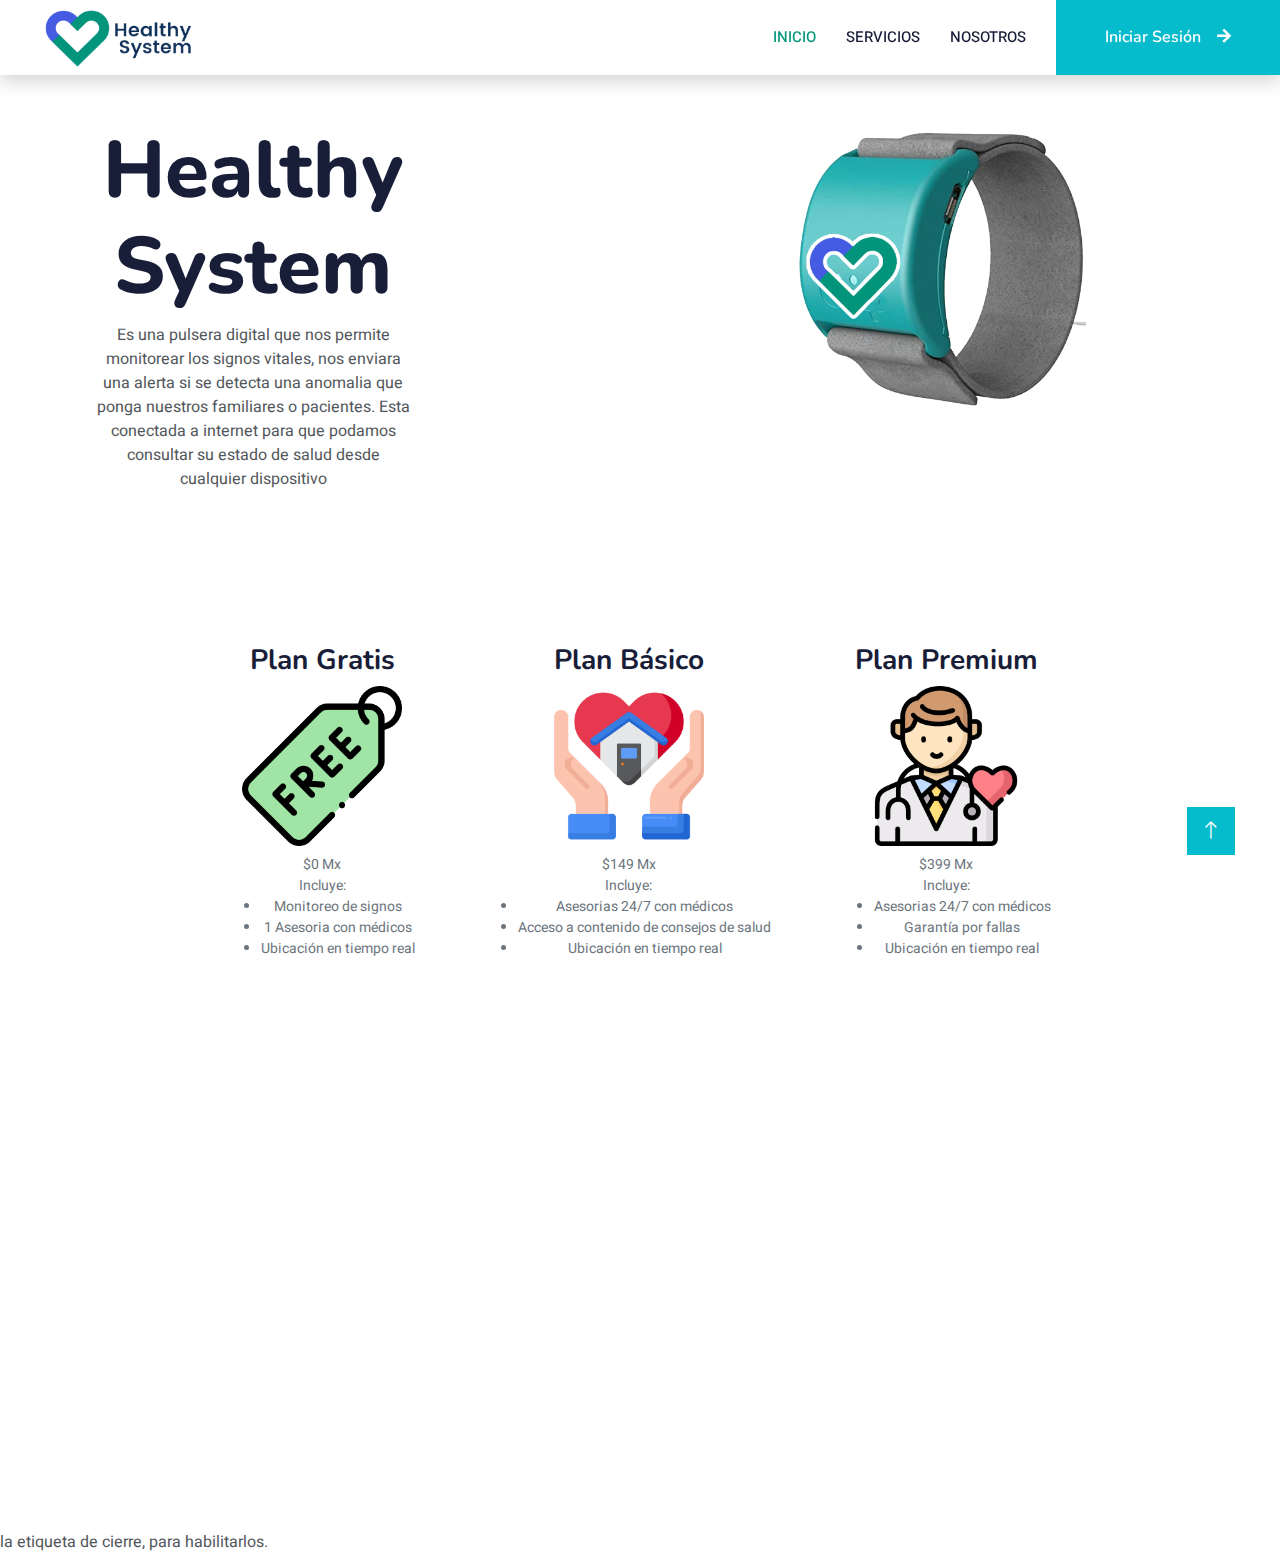
<file: Servicios.html>
<!DOCTYPE html>
<html lang="es">

<head>
    <meta charset="utf-8">
    <title>Servicios | Healthy System</title>
    <meta content="width=device-width, initial-scale=1.0" name="viewport">
    <meta content="" name="keywords">
    <meta content="" name="description">

    <!-- Favicon -->
    <link href="img/favicon.ico" rel="icon">

    <!-- Google Web Fonts -->
    <link rel="preconnect" href="https://fonts.googleapis.com">
    <link rel="preconnect" href="https://fonts.gstatic.com" crossorigin>
    <link href="https://fonts.googleapis.com/css2?family=Heebo:wght@400;500;600&family=Nunito:wght@600;700;800&display=swap" rel="stylesheet">

    <!-- Icon Font Stylesheet -->
    <link href="https://cdnjs.cloudflare.com/ajax/libs/font-awesome/5.10.0/css/all.min.css" rel="stylesheet">
    <link href="https://cdn.jsdelivr.net/npm/bootstrap-icons@1.4.1/font/bootstrap-icons.css" rel="stylesheet">

    <!-- Libraries Stylesheet -->
    <link href="lib/animate/animate.min.css" rel="stylesheet">
    <link href="lib/owlcarousel/assets/owl.carousel.min.css" rel="stylesheet">

    <!-- Customized Bootstrap Stylesheet -->
    <link href="css/bootstrap.min.css" rel="stylesheet">

    <!-- Template Stylesheet -->
    <link href="css/style.css" rel="stylesheet">

    <link href="https://cdn.jsdelivr.net/npm/bootstrap@5.0.0-beta1/dist/css/bootstrap.min.css" rel="stylesheet" integrity="sha384-giJF6kkoqNQ00vy+HMDP7azOuL0xtbfIcaT9wjKHr8RbDVddVHyTfAAsrekwKmP1" crossorigin="anonymous">
</head>

<body>
    <!-- Spinner Start -->
    <div id="spinner" class="show bg-white position-fixed translate-middle w-100 vh-100 top-50 start-50 d-flex align-items-center justify-content-center">
        <div class="spinner-border text-primary" style="width: 3rem; height: 3rem;" role="status">
            <span class="sr-only">Cargando...</span>
        </div>
    </div>
    <!-- Spinner End -->


 <!-- Navbar Start -->
 <nav  class="navbar navbar-expand-lg bg-white navbar-light shadow sticky-top p-0">
    <img class="img-fluid" style="margin-left: 3%; width: 10rem;" src="img/HealthySystemLogo.png" alt="">
    <a href="index.html" class="navbar-brand d-flex align-items-center px-4 px-lg-5">
        
        <!-- <h2 class="m-0 text-primary"><i class="fa fa-book me-3"></i>HealthySystem</h2> -->
        
    </a>
    <button type="button" class="navbar-toggler me-4" data-bs-toggle="collapse" data-bs-target="#navbarCollapse">
        <span class="navbar-toggler-icon"></span>
    </button>
    <div class="collapse navbar-collapse" id="navbarCollapse">
        <div class="navbar-nav ms-auto p-4 p-lg-0">
            <a href="index1.html" class="nav-item nav-link active">Inicio</a>
            <a href="Servicios.html" class="nav-item nav-link">Servicios</a>
            <a href="Nosotros.html" class="nav-item nav-link">Nosotros</a>                
        </div>
        <a href="iniciarSesion.html" class="btn btn-primary py-4 px-lg-5 d-none d-lg-block">Iniciar Sesión<i class="fa fa-arrow-right ms-3"></i></a>
    </div>
</nav>
<!-- Navbar End -->



    <!-- 404 Start -->
    <div class="container-xxl py-5 wow fadeInUp" data-wow-delay="0.1s">
        <div class="container">
        <img class="img-fluid" style="float: right ; width: 20rem; margin-right: 10%;" src="img/pulsera.png" alt="">
        </div>
        <div class="container text-center">
            <div class="row justify-content-left">
                <div class="col-lg-6">
                    
                    <h1 class="display-1">Healthy System</h1>
                    
                    <p class="mb-4">Es una pulsera digital que nos permite monitorear los signos vitales, nos enviara una alerta si se detecta una anomalia que ponga nuestros familiares o pacientes.
                        Esta conectada a internet para que podamos consultar su estado de salud desde cualquier dispositivo
                    </p> 
                </div>
            </div>
        </div>
    </div>
    
    <!-- 404 End -->
    <div class="container-xxl py-5 wow fadeInUp" data-wow-delay="0.1s">
        <div class="container" style="text-align: center;">
            <figure class="figure" style="margin: 3%;">
                <h3>Plan Gratis</h3>
                <img src="img/gratis.png"  style="width: 10rem;"  class="figure-img img-fluid rounded" alt="...">
                <figcaption class="figure-caption" >
                    $0 Mx<br>
                            Incluye:
                            <ul>
                                <li>
                                    Monitoreo de signos
                                </li>
                                <li>
                                    1 Asesoria con médicos
                                </li>
                                <li>
                                    Ubicación en tiempo real
                                </li>
                            </ul>
                </figcaption>
              </figure>
              <figure class="figure" style="margin: 3%;">
                <h3>Plan Básico</h3>
                <img src="img/basico.png" style="width: 10rem;" class="figure-img img-fluid rounded" alt="...">
                <figcaption class="figure-caption">
                    $149 Mx<br>
                            Incluye:
                            <ul>
                                <li>
                                    Asesorias 24/7 con médicos
                                </li>
                                <li>
                                    Acceso a contenido de consejos de salud
                                </li>
                                <li>
                                    Ubicación en tiempo real
                                </li>
                            </ul>
                            
                </figcaption>
              </figure>
              <figure class="figure" style="margin: 3%;">
                <h3>Plan Premium</h3>
                <img src="img/Premium.png"  style="width: 10rem;" class="figure-img img-fluid rounded" alt="...">
                <figcaption class="figure-caption">$399 Mx<br>
                            Incluye:
                            <ul>
                                <li>
                                    Asesorias 24/7 con médicos
                                </li>
                                <li>
                                    Garantía por fallas 
                                </li>
                                <li>
                                    Ubicación en tiempo real
                                </li>
                            </ul>
                        </figcaption>

              </figure>
         </div>
    </div>
        

    <!-- Footer Start -->
    <div class="container-fluid bg-dark text-light footer pt-5 mt-5 wow fadeIn" data-wow-delay="0.1s">
        <div class="container py-5">
            <div class="row g-5">
                <div class="col-lg-3 col-md-6">
                    <h4 class="text-white mb-3">Todos los Links</h4>
                    <a class="btn btn-link" href="index1.html">Inicio</a>
                    <a class="btn btn-link" href="Servicios.html">Servicios</a>
                    <a class="btn btn-link" href="Nosotros.html">Nosotros</a>    
                </div>

                <div class="col-lg-3 col-md-6">
                    <h4 class="text-white mb-3">Contacto</h4>
                    <p class="mb-2"><i class="fa fa-map-marker-alt me-3"></i>Nezahualcoyotl,México</p>
                    <p class="mb-2"><i class="fa fa-phone-alt me-3"></i>+52 55 4832 8280</p>
                    <p class="mb-2"><i class="fa fa-envelope me-3"></i>healthysystem701@gmail.com</p>
                    <div class="d-flex pt-2">
                        <a class="btn btn-outline-light btn-social" href="https://www.instagram.com/healthysystem2022"><i class="fab fa-instagram"></i></a>
                        <a class="btn btn-outline-light btn-social" href="https://www.facebook.com/Healthy-System-101064482569848"><i class="fab fa-facebook-f"></i></a>
                        <a class="btn btn-outline-light btn-social" href="https://api.whatsapp.com/send?phone=+5215548328280"><i class="fab fa-whatsapp"></i></a>
                        
                    </div>
                </div>
                
                <div class="col-lg-3 col-md-6">
                    <h4 class="text-white mb-3">¿Quieres mas información?</h4>
                    <p>Ingresa tu correo y nosotros nos contactaremos contigo</p>
                    <div class="position-relative mx-auto" style="max-width: 400px;">
                        <input class="form-control border-0 w-100 py-3 ps-4 pe-5" type="text" placeholder="Correo electronico">
                        <button type="button" class="btn btn-primary py-2 position-absolute top-0 end-0 mt-2 me-2">Enviar</button>
                    </div>
                </div>
            </div>
        </div>
        <div class="container">
            <div class="copyright">
                <div class="row">
                    <div class="col-md-6 text-center text-md-start mb-3 mb-md-0">
                        &copy; <a class="border-bottom" href="#">Dev's System</a>, Todos los derechos reservados.

                        <!--/*** This template is free as long as you keep the footer author’s credit link/attribution link/backlink. If you'd like to use the template without the footer author’s credit link/attribution link/backlink, you can purchase the Credit Removal License from "https://htmlcodex.com/credit-removal". Thank you for your support. ***/-->
                        
                        
                    </div>
                    
                </div>
            </div>
        </div>
    </div>
    <!-- Footer End -->


    <!-- Back to Top -->
    <a href="#" class="btn btn-lg btn-primary btn-lg-square back-to-top"><i class="bi bi-arrow-up"></i></a>


    <!-- JavaScript Libraries -->
    <script src="https://code.jquery.com/jquery-3.4.1.min.js"></script>
    <script src="https://cdn.jsdelivr.net/npm/bootstrap@5.0.0/dist/js/bootstrap.bundle.min.js"></script>
    <script src="lib/wow/wow.min.js"></script>
    <script src="lib/easing/easing.min.js"></script>
    <script src="lib/waypoints/waypoints.min.js"></script>
    <script src="lib/owlcarousel/owl.carousel.min.js"></script>

    <!-- Template Javascript -->
    <script src="js/main.js"></script>
    la etiqueta </body> de cierre, para habilitarlos.

<script src="https://cdn.jsdelivr.net/npm/@popperjs/core@2.5.4/dist/umd/popper.min.js" integrity="sha384-q2kxQ16AaE6UbzuKqyBE9/u/KzioAlnx2maXQHiDX9d4/zp8Ok3f+M7DPm+Ib6IU" crossorigin="anonymous"></script>
<script src="https://cdn.jsdelivr.net/npm/bootstrap@5.0.0-beta1/dist/js/bootstrap.min.js" integrity="sha384-pQQkAEnwaBkjpqZ8RU1fF1AKtTcHJwFl3pblpTlHXybJjHpMYo79HY3hIi4NKxyj" crossorigin="anonymous"></script>
</body>

</html>
</file>
<file: css/style.css>
/********** Template CSS **********/
:root {
    /* --primary: #06BBCC; */
    --primary: #03957c;
    --light: #F0FBFC;
    --dark: #181d38;
}

.fw-medium {
    font-weight: 600 !important;
}

.fw-semi-bold {
    font-weight: 700 !important;
}

.back-to-top {
    position: fixed;
    display: none;
    right: 45px;
    bottom: 45px;
    z-index: 99;
}


/*** Spinner ***/
#spinner {
    opacity: 0;
    visibility: hidden;
    transition: opacity .5s ease-out, visibility 0s linear .5s;
    z-index: 99999;
}

#spinner.show {
    transition: opacity .5s ease-out, visibility 0s linear 0s;
    visibility: visible;
    opacity: 1;
}


/*** Button ***/
.btn {
    font-family: 'Nunito', sans-serif;
    font-weight: 600;
    transition: .5s;
}

.btn.btn-primary,
.btn.btn-secondary {
    color: #FFFFFF;
}

.btn-square {
    width: 38px;
    height: 38px;
}

.btn-sm-square {
    width: 32px;
    height: 32px;
}

.btn-lg-square {
    width: 48px;
    height: 48px;
}

.btn-square,
.btn-sm-square,
.btn-lg-square {
    padding: 0;
    display: flex;
    align-items: center;
    justify-content: center;
    font-weight: normal;
    border-radius: 0px;
}


/*** Navbar ***/
.navbar .dropdown-toggle::after {
    border: none;
    content: "\f107";
    font-family: "Font Awesome 5 Free";
    font-weight: 900;
    vertical-align: middle;
    margin-left: 8px;
}

.navbar-light .navbar-nav .nav-link {
    margin-right: 30px;
    padding: 25px 0;
    color: #FFFFFF;
    font-size: 15px;
    text-transform: uppercase;
    outline: none;
}

.navbar-light .navbar-nav .nav-link:hover,
.navbar-light .navbar-nav .nav-link.active {
    color: var(--primary);
}

@media (max-width: 991.98px) {
    .navbar-light .navbar-nav .nav-link  {
        margin-right: 0;
        padding: 10px 0;
    }

    .navbar-light .navbar-nav {
        border-top: 1px solid #EEEEEE;
    }
}

.navbar-light .navbar-brand,
.navbar-light a.btn {
    height: 75px;
}

.navbar-light .navbar-nav .nav-link {
    color: var(--dark);
    font-weight: 500;
}

.navbar-light.sticky-top {
    top: -100px;
    transition: .5s;
}

@media (min-width: 992px) {
    .navbar .nav-item .dropdown-menu {
        display: block;
        margin-top: 0;
        opacity: 0;
        visibility: hidden;
        transition: .5s;
    }

    .navbar .dropdown-menu.fade-down {
        top: 100%;
        transform: rotateX(-75deg);
        transform-origin: 0% 0%;
    }

    .navbar .nav-item:hover .dropdown-menu {
        top: 100%;
        transform: rotateX(0deg);
        visibility: visible;
        transition: .5s;
        opacity: 1;
    }
}


/*** Header carousel ***/
@media (max-width: 768px) {
    .header-carousel .owl-carousel-item {
        position: relative;
        min-height: 500px;
    }
    
    .header-carousel .owl-carousel-item img {
        position: absolute;
        width: 100%;
        height: 100%;
        object-fit: cover;
    }
}

.header-carousel .owl-nav {
    position: absolute;
    top: 50%;
    right: 8%;
    transform: translateY(-50%);
    display: flex;
    flex-direction: column;
}

.header-carousel .owl-nav .owl-prev,
.header-carousel .owl-nav .owl-next {
    margin: 7px 0;
    width: 45px;
    height: 45px;
    display: flex;
    align-items: center;
    justify-content: center;
    color: #FFFFFF;
    background: transparent;
    border: 1px solid #FFFFFF;
    font-size: 22px;
    transition: .5s;
}

.header-carousel .owl-nav .owl-prev:hover,
.header-carousel .owl-nav .owl-next:hover {
    background: var(--primary);
    border-color: var(--primary);
}

.page-header {
    background: linear-gradient(rgba(24, 29, 56, .7), rgba(24, 29, 56, .7)), url(../img/carousel-1.jpg);
    background-position: center center;
    background-repeat: no-repeat;
    background-size: cover;
}

.page-header-inner {
    background: rgba(15, 23, 43, .7);
}

.breadcrumb-item + .breadcrumb-item::before {
    color: var(--light);
}


/*** Section Title ***/
.section-title {
    position: relative;
    display: inline-block;
    text-transform: uppercase;
}

.section-title::before {
    position: absolute;
    content: "";
    width: calc(100% + 80px);
    height: 2px;
    top: 4px;
    left: -40px;
    background: var(--primary);
    z-index: -1;
}

.section-title::after {
    position: absolute;
    content: "";
    width: calc(100% + 120px);
    height: 2px;
    bottom: 5px;
    left: -60px;
    background: var(--primary);
    z-index: -1;
}

.section-title.text-start::before {
    width: calc(100% + 40px);
    left: 0;
}

.section-title.text-start::after {
    width: calc(100% + 60px);
    left: 0;
}


/*** Service ***/
.service-item {
    background: var(--light);
    transition: .5s;
}

.service-item:hover {
    margin-top: -10px;
    background: var(--primary);
}

.service-item * {
    transition: .5s;
}

.service-item:hover * {
    color: var(--light) !important;
}


/*** Categories & Courses ***/
.category img,
.course-item img {
    transition: .5s;
}

.category a:hover img,
.course-item:hover img {
    transform: scale(1.1);
}


/*** Team ***/
.team-item img {
    transition: .5s;
}

.team-item:hover img {
    transform: scale(1.1);
}


/*** Testimonial ***/
.testimonial-carousel::before {
    position: absolute;
    content: "";
    top: 0;
    left: 0;
    height: 100%;
    width: 0;
    background: linear-gradient(to right, rgba(255, 255, 255, 1) 0%, rgba(255, 255, 255, 0) 100%);
    z-index: 1;
}

.testimonial-carousel::after {
    position: absolute;
    content: "";
    top: 0;
    right: 0;
    height: 100%;
    width: 0;
    background: linear-gradient(to left, rgba(255, 255, 255, 1) 0%, rgba(255, 255, 255, 0) 100%);
    z-index: 1;
}

@media (min-width: 768px) {
    .testimonial-carousel::before,
    .testimonial-carousel::after {
        width: 200px;
    }
}

@media (min-width: 992px) {
    .testimonial-carousel::before,
    .testimonial-carousel::after {
        width: 300px;
    }
}

.testimonial-carousel .owl-item .testimonial-text,
.testimonial-carousel .owl-item.center .testimonial-text * {
    transition: .5s;
}

.testimonial-carousel .owl-item.center .testimonial-text {
    background: var(--primary) !important;
}

.testimonial-carousel .owl-item.center .testimonial-text * {
    color: #FFFFFF !important;
}

.testimonial-carousel .owl-dots {
    margin-top: 24px;
    display: flex;
    align-items: flex-end;
    justify-content: center;
}

.testimonial-carousel .owl-dot {
    position: relative;
    display: inline-block;
    margin: 0 5px;
    width: 15px;
    height: 15px;
    border: 1px solid #CCCCCC;
    transition: .5s;
}

.testimonial-carousel .owl-dot.active {
    background: var(--primary);
    border-color: var(--primary);
}


/*** Footer ***/
.footer .btn.btn-social {
    margin-right: 5px;
    width: 35px;
    height: 35px;
    display: flex;
    align-items: center;
    justify-content: center;
    color: var(--light);
    font-weight: normal;
    border: 1px solid #FFFFFF;
    border-radius: 35px;
    transition: .3s;
}

.footer .btn.btn-social:hover {
    color: var(--primary);
}

.footer .btn.btn-link {
    display: block;
    margin-bottom: 5px;
    padding: 0;
    text-align: left;
    color: #FFFFFF;
    font-size: 15px;
    font-weight: normal;
    text-transform: capitalize;
    transition: .3s;
}

.footer .btn.btn-link::before {
    position: relative;
    content: "\f105";
    font-family: "Font Awesome 5 Free";
    font-weight: 900;
    margin-right: 10px;
}

.footer .btn.btn-link:hover {
    letter-spacing: 1px;
    box-shadow: none;
}

.footer .copyright {
    padding: 25px 0;
    font-size: 15px;
    border-top: 1px solid rgba(256, 256, 256, .1);
}

.footer .copyright a {
    color: var(--light);
}

.footer .footer-menu a {
    margin-right: 15px;
    padding-right: 15px;
    border-right: 1px solid rgba(255, 255, 255, .1);
}

.footer .footer-menu a:last-child {
    margin-right: 0;
    padding-right: 0;
    border-right: none;
}
</file>
